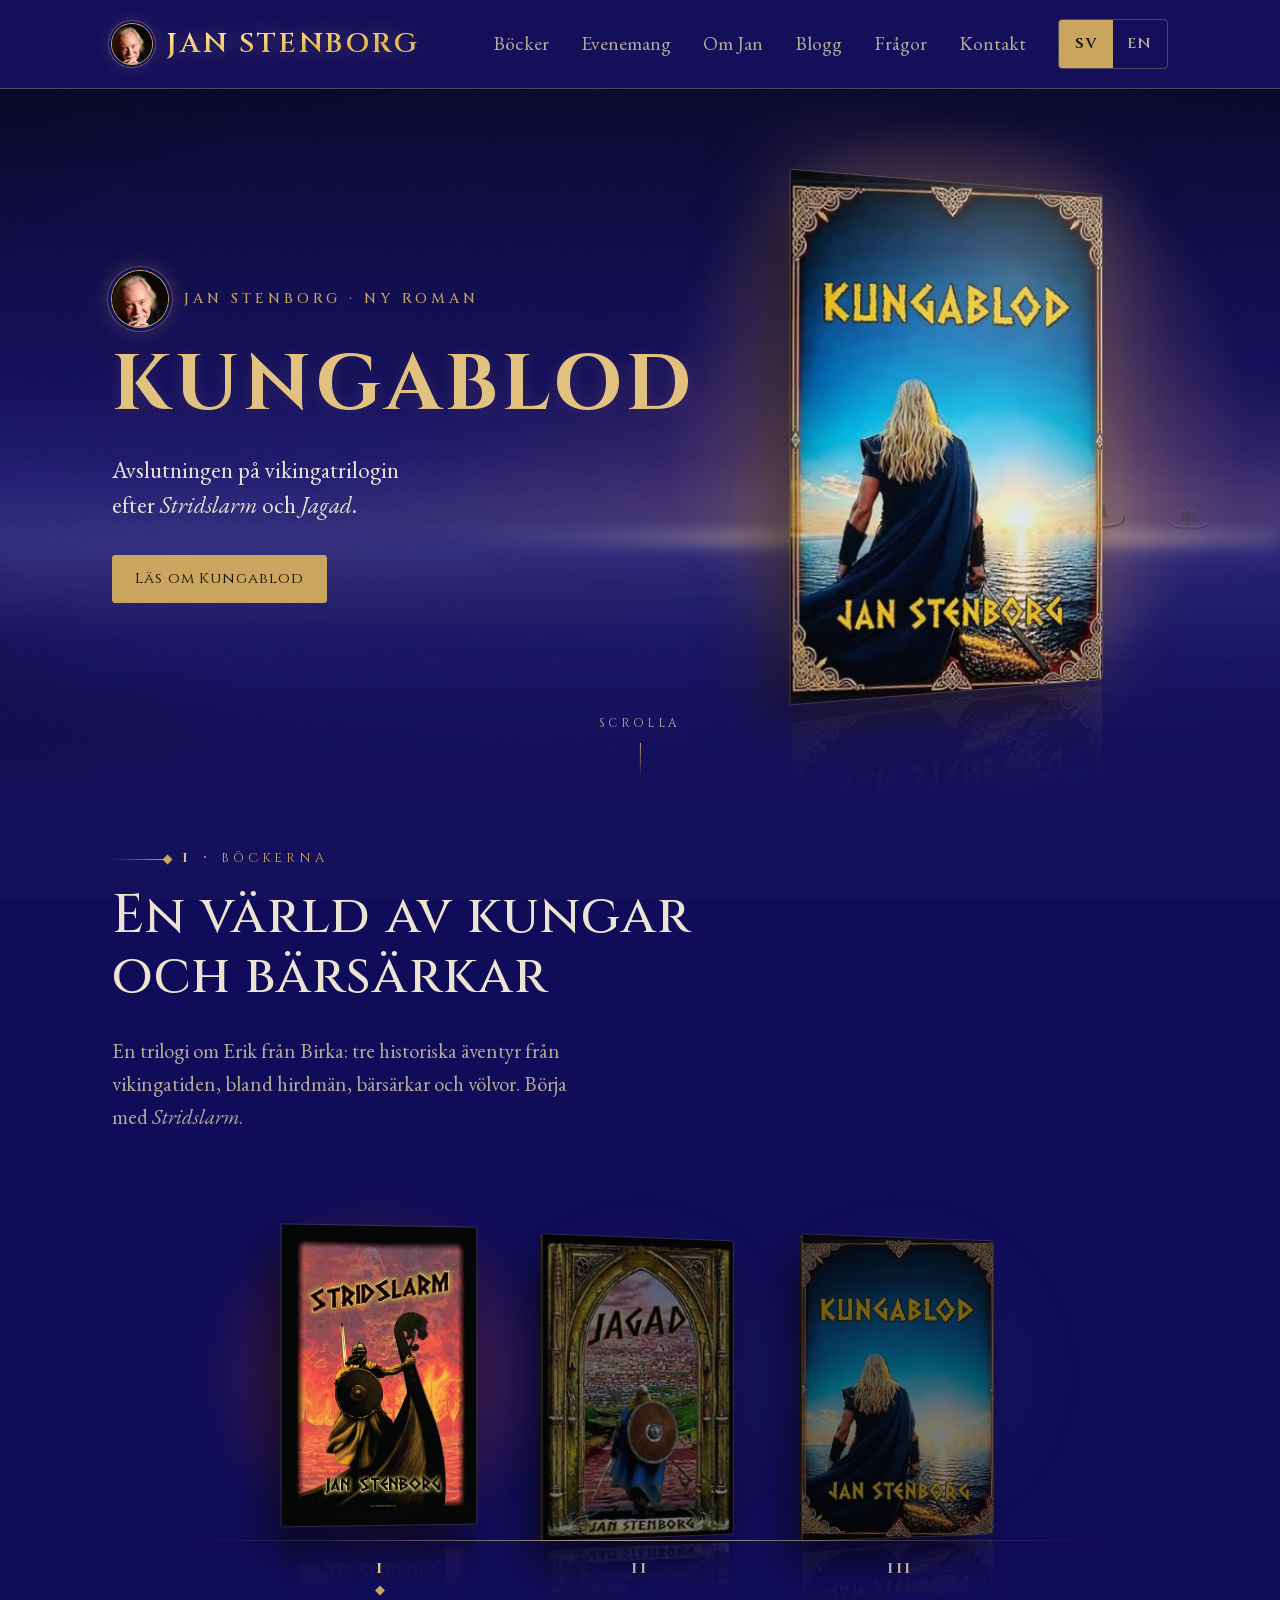
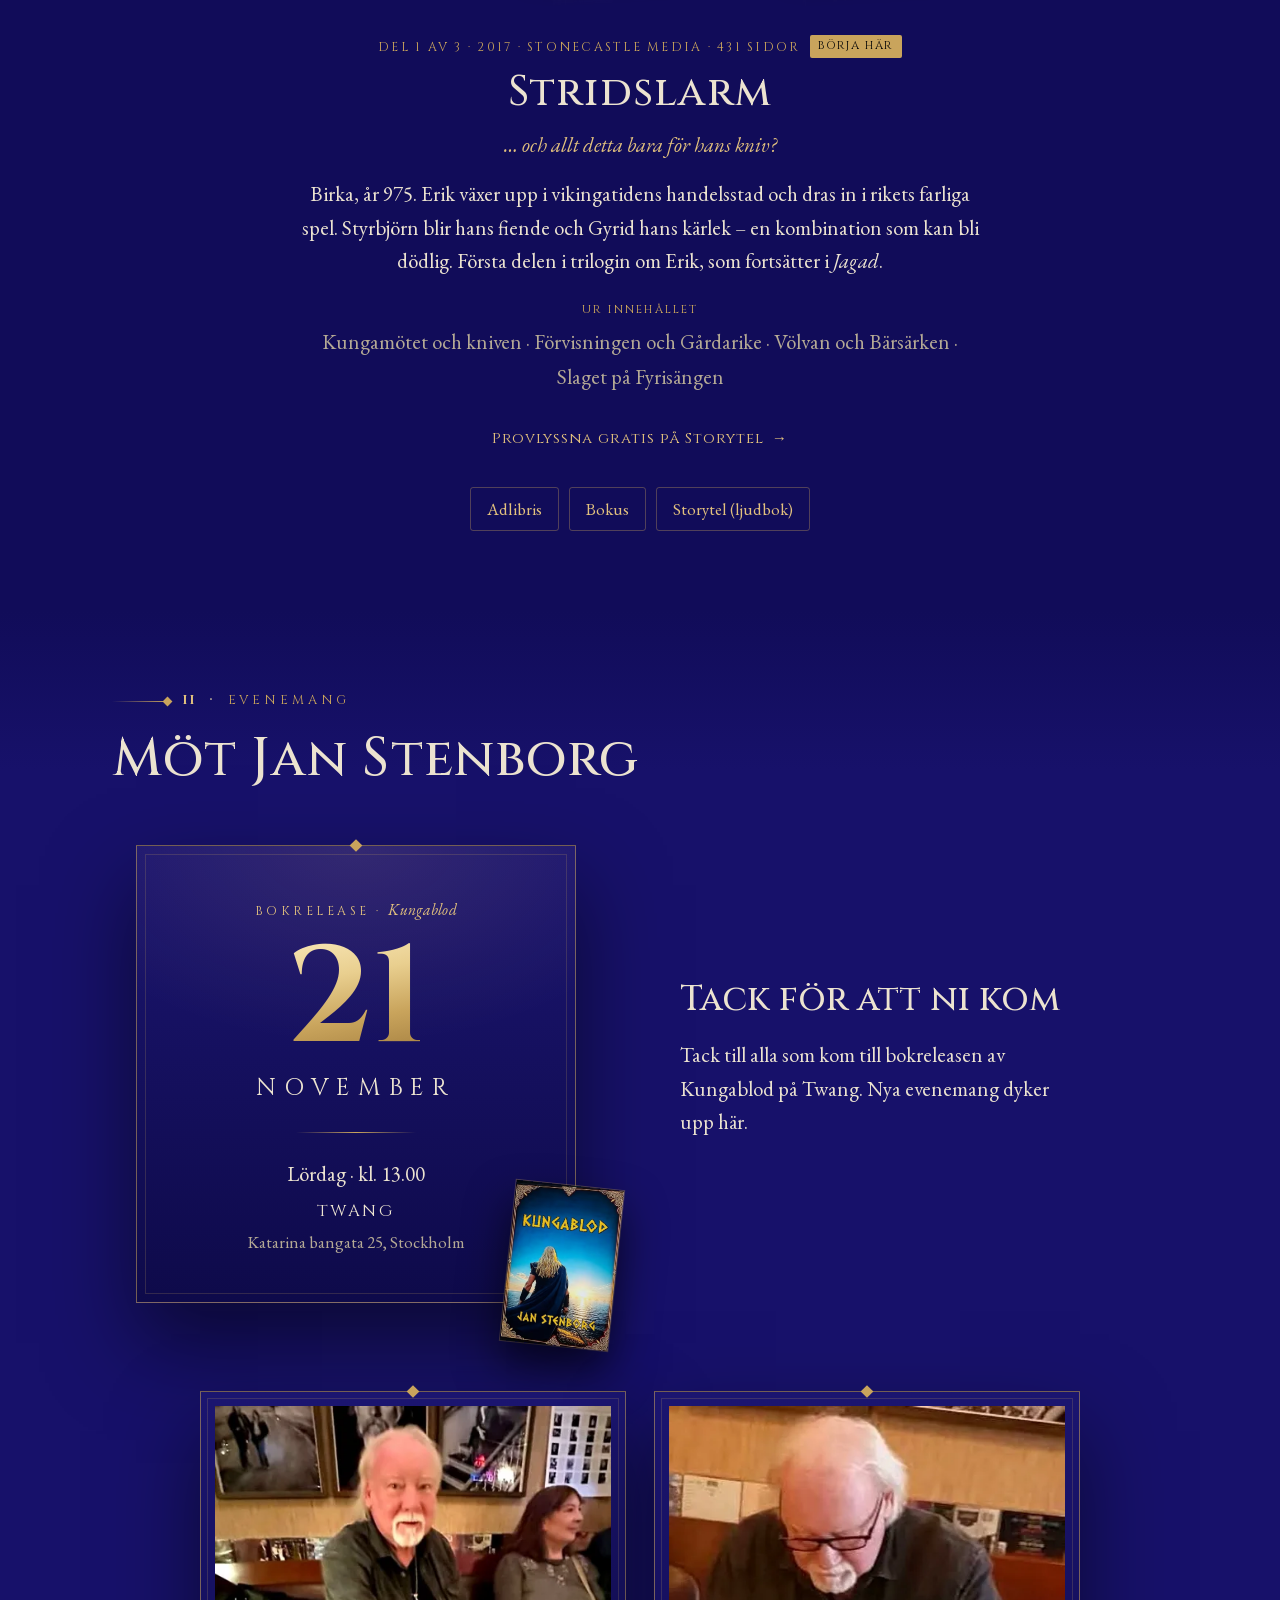
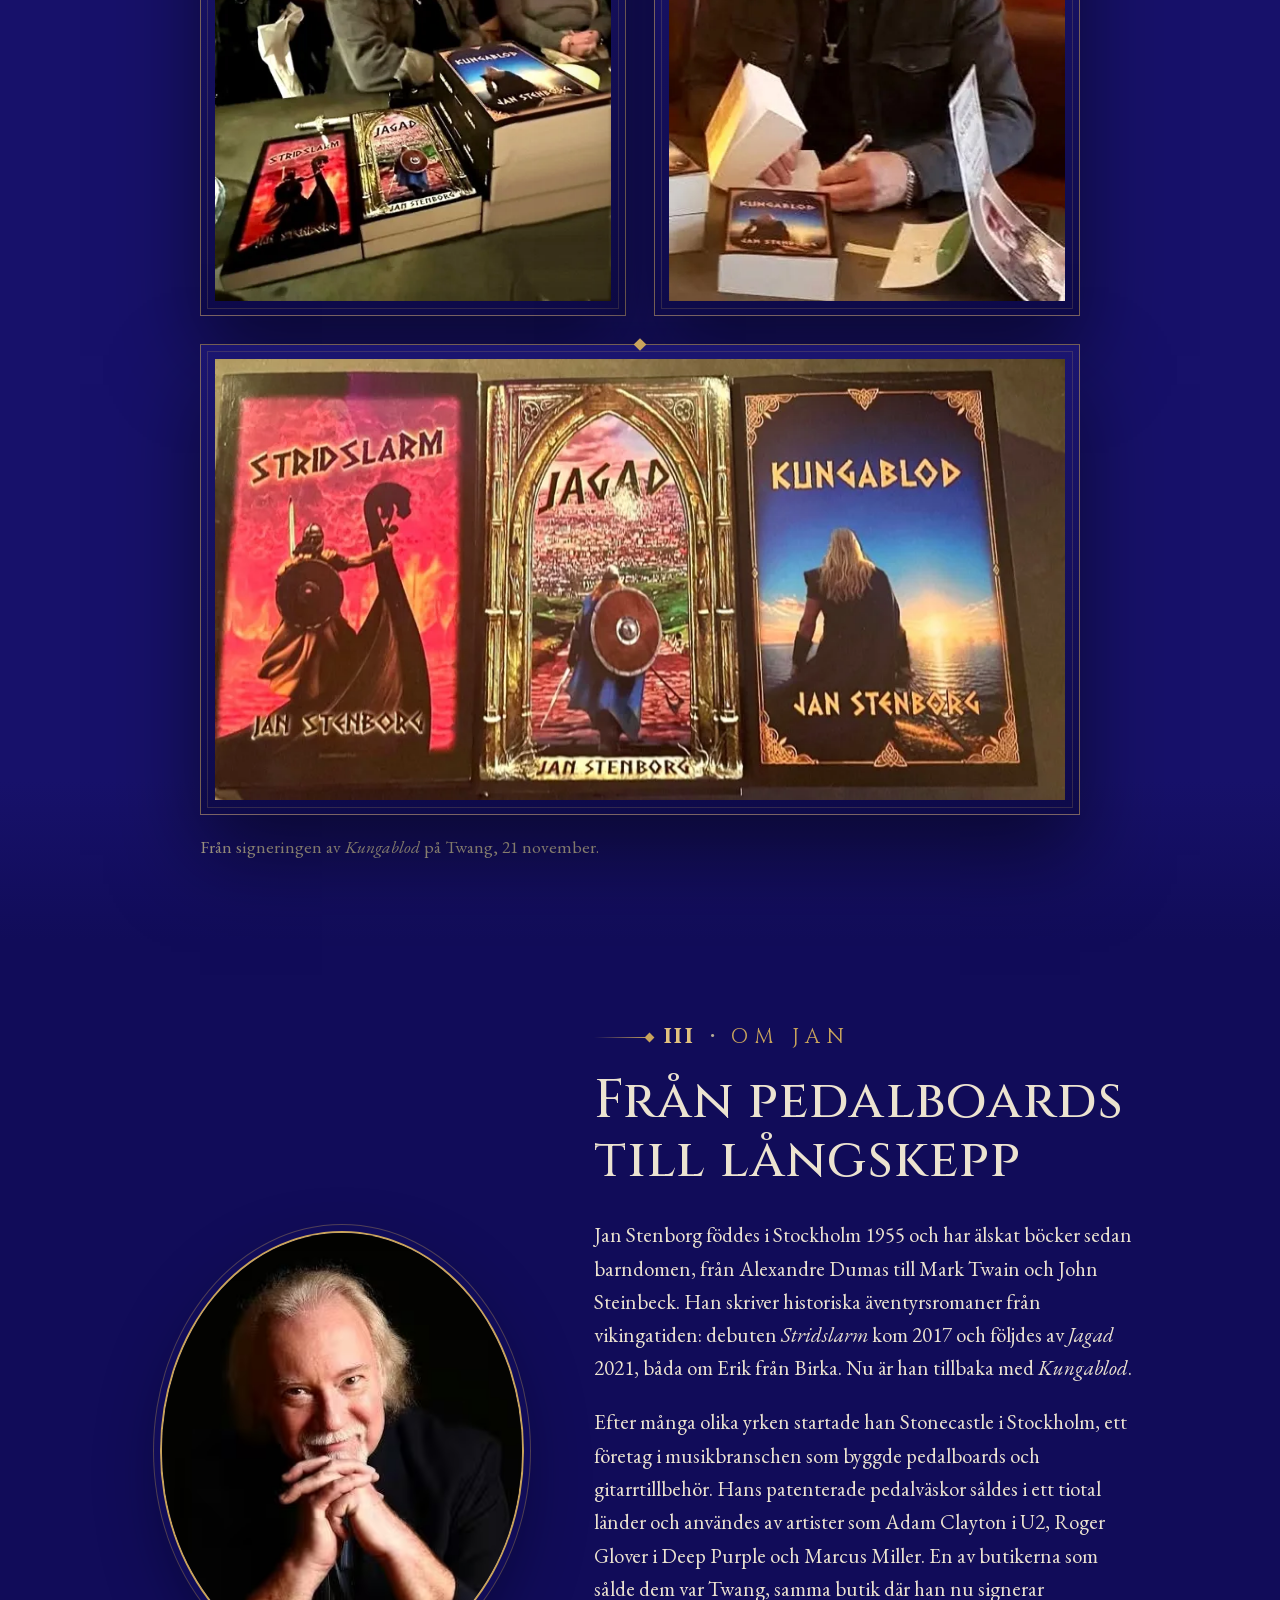
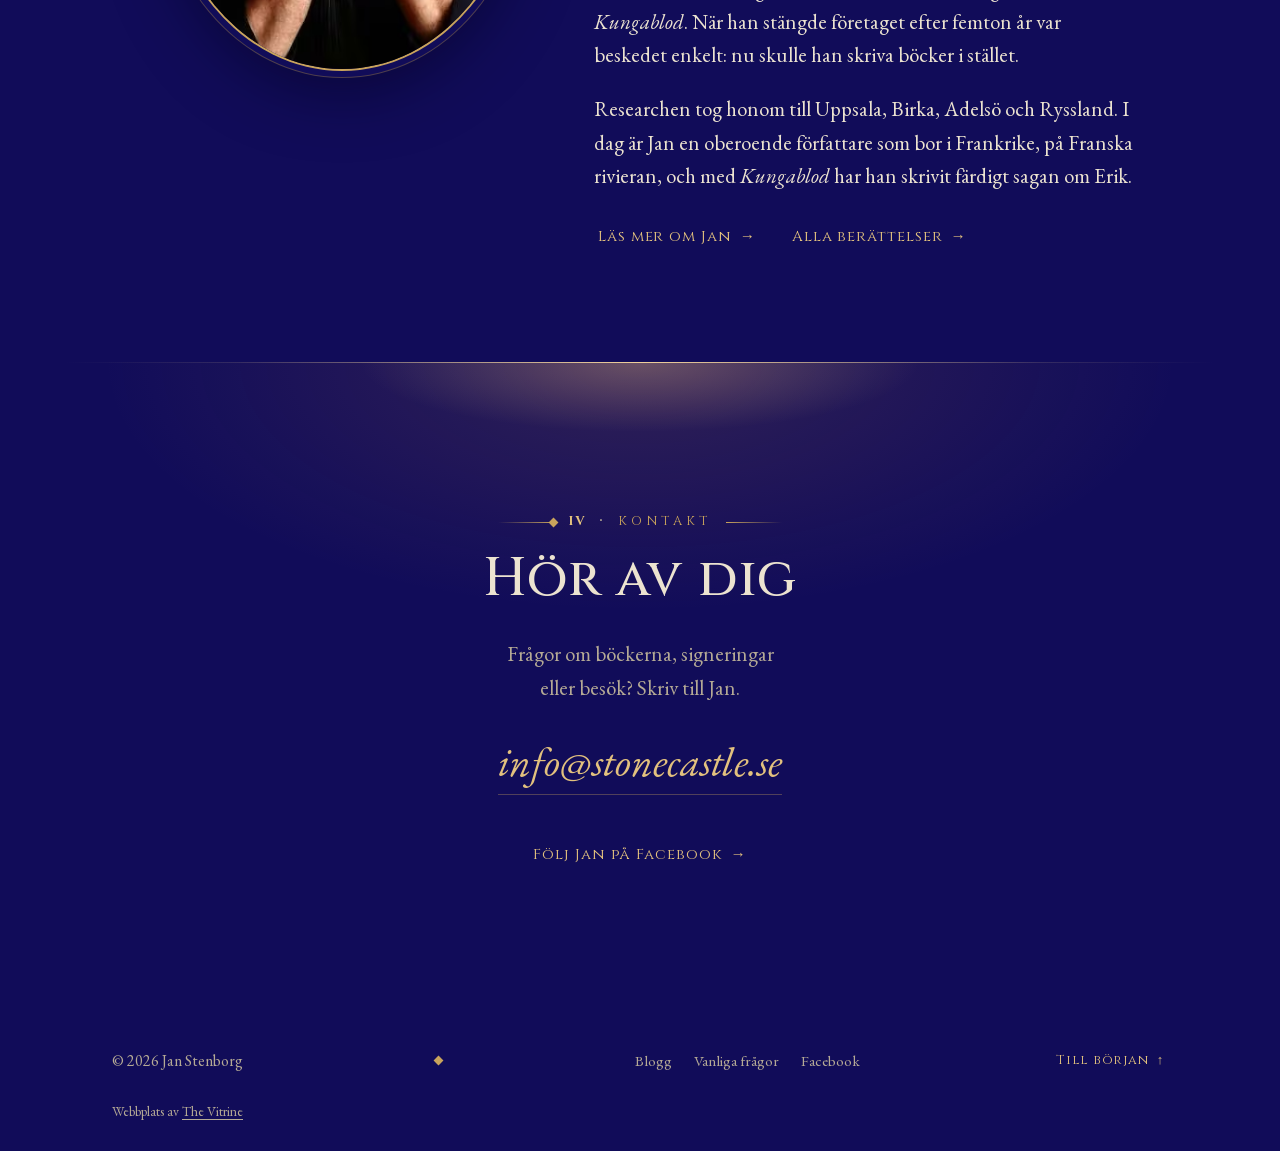
<file: index.html>
<!doctype html>
<html lang="sv" data-lang="sv" data-title-sv="Jan Stenborg – vikingatrilogin om Erik: Stridslarm, Jagad, Kungablod" data-title-en="Jan Stenborg – the Viking trilogy of Erik: Stridslarm, Jagad, Kungablod">
<head>
  <meta charset="utf-8">
  <meta name="viewport" content="width=device-width, initial-scale=1, viewport-fit=cover">
  <title>Jan Stenborg – vikingatrilogin om Erik: Stridslarm, Jagad, Kungablod</title>
  <meta name="description" content="Jan Stenborgs vikingatrilogi om Erik från Birka: Stridslarm, Jagad och avslutande Kungablod. Bokrelease och signering 21 november på Twang i Stockholm.">
  <meta name="theme-color" content="#0f0d0b">
  <meta name="referrer" content="strict-origin-when-cross-origin">
  <link rel="icon" href="favicon.svg" type="image/svg+xml">
  <link rel="icon" href="favicon-32.png" sizes="32x32" type="image/png">
  <link rel="apple-touch-icon" href="apple-touch-icon.png">

  <!-- Sharing on Facebook, Messenger, LinkedIn, X etc. -->
  <meta property="og:type" content="website">
  <meta property="og:site_name" content="Jan Stenborg">
  <meta property="og:locale" content="sv_SE">
  <meta property="og:title" content="Kungablod – avslutningen på Jan Stenborgs vikingatrilogi">
  <meta property="og:description" content="Bokrelease med mingel, författarsnack och signering lördag 21 november kl. 13.00 på Twang, Katarina bangata 25, Stockholm.">
  <meta property="og:image" content="https://janstenborg.com/images/share.jpg">
  <meta property="og:image:width" content="1200">
  <meta property="og:image:height" content="630">
  <meta property="og:image:alt" content="Kungablod av Jan Stenborg: boken mot en soluppgång över havet.">
  <meta name="twitter:card" content="summary_large_image">
  <link rel="canonical" href="https://janstenborg.com/">
  <!-- Swedish is the site's main language: Google should show these Swedish pages -->
  <link rel="alternate" hreflang="sv" href="https://janstenborg.com/">
  <link rel="alternate" hreflang="x-default" href="https://janstenborg.com/">
  <meta property="og:url" content="https://janstenborg.com/">

  <!-- Load the hero cover and the two main fonts first, so the top of the page appears fast -->
  <link rel="preload" as="image" type="image/avif"
        imagesrcset="images/kungablod-320.avif 320w, images/kungablod-480.avif 480w, images/kungablod-628.avif 628w"
        imagesizes="(max-width: 820px) and (max-height: 700px) 131px, (max-width: 820px) and (max-height: 800px) 149px, (max-width: 820px) 175px, 298px">
  <link rel="preload" href="fonts/cinzel.woff2" as="font" type="font/woff2" crossorigin>
  <link rel="preload" href="fonts/eb-garamond.woff2" as="font" type="font/woff2" crossorigin>
  <link rel="stylesheet" href="styles.css">

  <script src="boot.js?v=2"></script>

  <!-- Information for Google: Jan, his books and the book release. Update together with the page text. -->
  <script type="application/ld+json">
  {
    "@context": "https://schema.org",
    "@graph": [
      {
        "@type": "Person",
        "@id": "#jan-stenborg",
        "name": "Jan Stenborg",
        "jobTitle": "Författare",
        "url": "https://janstenborg.com/",
        "birthDate": "1955",
        "birthPlace": { "@type": "Place", "name": "Stockholm" },
        "image": "https://janstenborg.com/images/jan-stenborg.jpg",
        "sameAs": ["https://www.bokus.com/forfattare/jan-stenborg", "https://www.facebook.com/Stridslarm.Bok"]
      },
      {
        "@type": "Book",
        "name": "Stridslarm",
        "author": { "@id": "#jan-stenborg" },
        "inLanguage": "sv",
        "genre": "Historisk roman",
        "datePublished": "2017",
        "publisher": { "@type": "Organization", "name": "Stonecastle Media" },
        "isbn": "9789163748806",
        "numberOfPages": 431,
        "bookFormat": "https://schema.org/Paperback",
        "image": "https://janstenborg.com/images/stridslarm.jpg",
        "isPartOf": { "@id": "#trilogin" },
        "position": 1
      },
      {
        "@type": "Book",
        "name": "Jagad",
        "author": { "@id": "#jan-stenborg" },
        "inLanguage": "sv",
        "genre": "Historisk roman",
        "datePublished": "2021",
        "image": "https://janstenborg.com/images/jagad.jpg",
        "isPartOf": { "@id": "#trilogin" },
        "position": 2,
        "workExample": {
          "@type": "Book",
          "bookFormat": "https://schema.org/AudiobookFormat",
          "isbn": "9789189736337",
          "publisher": { "@type": "Organization", "name": "Bookea" },
          "readBy": { "@type": "Person", "name": "Sebastian Karlsson" }
        }
      },
      {
        "@type": "Book",
        "name": "Kungablod",
        "author": { "@id": "#jan-stenborg" },
        "inLanguage": "sv",
        "genre": "Historisk roman",
        "image": "https://janstenborg.com/images/kungablod.jpg",
        "isPartOf": { "@id": "#trilogin" },
        "position": 3
      },
      {
        "@type": "BookSeries",
        "@id": "#trilogin",
        "name": "Trilogin om Erik från Birka",
        "author": { "@id": "#jan-stenborg" },
        "inLanguage": "sv",
        "genre": "Historisk roman",
        "numberOfItems": 3
      },
      {
        "@type": "Event",
        "name": "Bokrelease: Kungablod med Jan Stenborg",
        "description": "Releasefest för Kungablod, den avslutande delen i Jan Stenborgs vikingatrilogi om Erik från Birka: mingel, författarsnack och boksignering. Öppet för alla, ingen föranmälan.",
        "startDate": "2026-11-21T13:00:00+01:00",
        "endDate": "2026-11-21T15:00:00+01:00",
        "eventStatus": "https://schema.org/EventScheduled",
        "eventAttendanceMode": "https://schema.org/OfflineEventAttendanceMode",
        "image": "https://janstenborg.com/images/bokrelease-kungablod.jpg",
        "performer": { "@id": "#jan-stenborg" },
        "organizer": { "@id": "#jan-stenborg" },
        "location": {
          "@type": "Place",
          "name": "Twang",
          "address": {
            "@type": "PostalAddress",
            "streetAddress": "Katarina bangata 25",
            "addressLocality": "Stockholm",
            "addressCountry": "SE"
          }
        }
      }
    ]
  }
  </script>
</head>
<body>

<!--
  HOW TEXT WORKS ON THIS PAGE
  Every piece of text appears twice: once with lang="sv" (Swedish) and once with lang="en" (English).
  Only the chosen language is shown. When you change one, change the other too.
  Image descriptions work the same way: alt="..." is Swedish, data-alt-en="..." is English.

  HOW THE SIGNING DATES WORK
  The event's start and end are set once, on the <article class="event"> below.
  Anything marked data-show="upcoming", "today" or "past" appears only at that time,
  so the page updates itself before, on and after the day.
-->

<a class="skip" href="#main"><span lang="sv">Hoppa till innehållet</span><span lang="en" data-nosnippet>Skip to content</span></a>

<header class="site-header">
  <div class="wrap header-inner">
    <a class="brand" href="#top">
      <picture class="brand-avatar">
        <source type="image/avif" srcset="images/jan-avatar-112.avif 112w, images/jan-avatar-168.avif 168w" sizes="40px">
        <source type="image/webp" srcset="images/jan-avatar-112.webp 112w, images/jan-avatar-168.webp 168w" sizes="40px">
        <img src="images/jan-avatar.jpg" width="40" height="40" alt="">
      </picture>
      <span class="brand-name">Jan Stenborg</span>
    </a>
    <nav class="nav" aria-label="Meny" data-label-en="Menu">
      <a href="#bocker"><span lang="sv">Böcker</span><span lang="en" data-nosnippet>Books</span></a>
      <a href="#evenemang"><span lang="sv">Evenemang</span><span lang="en" data-nosnippet>Events</span></a>
      <a href="#om"><span lang="sv">Om Jan</span><span lang="en" data-nosnippet>About</span></a>
      <a href="/blogg/"><span lang="sv">Blogg</span><span lang="en" data-nosnippet>Blog</span></a>
      <a href="/fragor/"><span lang="sv">Frågor</span><span lang="en" data-nosnippet>FAQ</span></a>
      <a href="#kontakt"><span lang="sv">Kontakt</span><span lang="en" data-nosnippet>Contact</span></a>
    </nav>
    <div class="lang-switch" role="group" aria-label="Språk / Language">
      <button type="button" data-set-lang="sv" aria-pressed="true">SV</button>
      <button type="button" data-set-lang="en" aria-pressed="false">EN</button>
    </div>
    <!-- Phones and small tablets: the links move into the full-screen menu below -->
    <button type="button" class="menu-toggle" aria-expanded="false" aria-controls="site-menu" data-menu-toggle>
      <span class="menu-icon" aria-hidden="true"></span>
      <span class="visually-hidden"><span lang="sv">Meny</span><span lang="en" data-nosnippet>Menu</span></span>
    </button>
  </div>
</header>

<!-- Full-screen menu for phones: the page's four chapters. Keep in step with the links above. -->
<div class="menu-panel" id="site-menu" data-menu>
  <div class="menu-glow" aria-hidden="true"></div>
  <nav class="wrap menu-inner" aria-label="Meny" data-label-en="Menu">
    <ol class="menu-list">
      <li style="--i:0"><a href="#bocker"><span class="menu-num">I</span><span lang="sv">Böckerna</span><span lang="en" data-nosnippet>The books</span></a></li>
      <li style="--i:1"><a href="#evenemang"><span class="menu-num">II</span><span lang="sv">Evenemang</span><span lang="en" data-nosnippet>Events</span></a></li>
      <li style="--i:2"><a href="#om"><span class="menu-num">III</span><span lang="sv">Om Jan</span><span lang="en" data-nosnippet>About Jan</span></a></li>
      <li style="--i:3"><a href="#kontakt"><span class="menu-num">IV</span><span lang="sv">Kontakt</span><span lang="en" data-nosnippet>Contact</span></a></li>
    </ol>
    <ul class="menu-list menu-more">
      <li style="--i:4"><a href="/blogg/"><span class="menu-num" aria-hidden="true">·</span><span lang="sv">Blogg</span><span lang="en" data-nosnippet>Blog</span></a></li>
      <li style="--i:5"><a href="/fragor/"><span class="menu-num" aria-hidden="true">·</span><span lang="sv">Vanliga frågor</span><span lang="en" data-nosnippet>FAQ</span></a></li>
    </ul>
    <div class="menu-foot" style="--i:6">
      <a class="btn btn-gold" href="#evenemang" data-show="upcoming today" data-track="Menu: signing"><span lang="sv">Kom på bokreleasen</span><span lang="en" data-nosnippet>Come to the launch</span></a>
      <a class="btn btn-gold" href="#bocker" data-show="past" data-track="Menu: books"><span lang="sv">Läs om Kungablod</span><span lang="en" data-nosnippet>About Kungablod</span></a>
      <div class="lang-switch" role="group" aria-label="Språk / Language">
        <button type="button" data-set-lang="sv" aria-pressed="true">SV</button>
        <button type="button" data-set-lang="en" aria-pressed="false">EN</button>
      </div>
    </div>
  </nav>
</div>

<main id="main">

  <!-- ===== HERO: "Dawn over the fleet". The scene is drawn in code; see docs/HERO.md ===== -->
  <section class="hero" id="top">
    <div class="hero-scene" aria-hidden="true">
      <div class="hero-sky" data-depth="sky"></div>
      <div class="hero-sun" data-depth="sky"></div>
      <svg class="hero-fleet" data-depth="fleet" viewBox="0 0 1200 80" preserveAspectRatio="xMidYMax slice">
        <defs>
          <symbol id="longship" viewBox="0 0 60 30">
            <path d="M28 2h2v19h-2z"/>
            <path d="M19 4q10 3 19 0l3 14q-12-3-23 0z" opacity=".7"/>
            <path d="M29 3L9 23M29 3l20 20" fill="none" stroke="currentColor" stroke-width=".5"/>
            <path d="M1 18c2 0 3 2 4 4 6 3 14 4 25 4s19-1 25-4c1-2 2-5 4-8 0 4-1 7-3 10-6 4-15 5-26 5S10 28 4 24c-2-2-3-4-3-6z"/>
          </symbol>
        </defs>
        <g class="hero-fleet-drift">
          <!-- kept to the right half, clear of the text column -->
          <use href="#longship" x="1000" y="51" width="56" height="28"/>
          <use href="#longship" x="1095" y="59" width="40" height="20"/>
          <!-- phones only: the book hides the ships above there, so one on each side of it -->
          <use class="fleet-phone" href="#longship" x="420" y="58" width="40" height="20"/>
          <use class="fleet-phone" href="#longship" x="746" y="60" width="36" height="18"/>
        </g>
      </svg>
      <div class="hero-sea">
        <div class="hero-sunpath"></div>
      </div>
      <div class="hero-mist hero-mist-far"></div>
      <div class="hero-mist hero-mist-near"></div>
      <div class="hero-grain"></div>
    </div>

    <div class="wrap hero-inner">
      <div class="hero-text" data-depth="text">
        <!-- Jan's face beside his name, so visitors who know him recognise it at once -->
        <p class="eyebrow hero-byline hero-in" style="--i:0">
          <picture class="hero-avatar">
            <source type="image/avif" srcset="images/jan-avatar-112.avif 112w, images/jan-avatar-168.avif 168w" sizes="56px">
            <source type="image/webp" srcset="images/jan-avatar-112.webp 112w, images/jan-avatar-168.webp 168w" sizes="56px">
            <img src="images/jan-avatar.jpg" width="56" height="56" alt="">
          </picture>
          <span>Jan Stenborg · <span lang="sv">Ny roman</span><span lang="en" data-nosnippet>New novel</span></span>
        </p>
        <h1 class="hero-title hero-in" aria-label="Kungablod" style="--i:1"><span class="hero-letter" aria-hidden="true" style="--letter:0">K</span><span class="hero-letter" aria-hidden="true" style="--letter:1">u</span><span class="hero-letter" aria-hidden="true" style="--letter:2">n</span><span class="hero-letter" aria-hidden="true" style="--letter:3">g</span><span class="hero-letter" aria-hidden="true" style="--letter:4">a</span><span class="hero-letter" aria-hidden="true" style="--letter:5">b</span><span class="hero-letter" aria-hidden="true" style="--letter:6">l</span><span class="hero-letter" aria-hidden="true" style="--letter:7">o</span><span class="hero-letter" aria-hidden="true" style="--letter:8">d</span></h1>
        <p class="lead hero-in" style="--i:2">
          <span lang="sv">Avslutningen på vikingatrilogin efter <em>Stridslarm</em> och <em>Jagad</em>.</span>
          <span lang="en" data-nosnippet>The final book of the Viking trilogy, after <em>Stridslarm</em> and <em>Jagad</em>.</span>
        </p>
        <div class="actions hero-in" id="hero-actions" style="--i:3">
          <a class="btn btn-gold" href="#evenemang" data-show="upcoming today" data-track="Hero: signing"><span lang="sv">Kom på bokreleasen</span><span lang="en" data-nosnippet>Come to the launch</span></a>
          <a class="btn btn-gold" href="#bocker" data-show="past" data-track="Hero: books"><span lang="sv">Läs om Kungablod</span><span lang="en" data-nosnippet>About Kungablod</span></a>
          <a class="text-link" href="#bocker" data-show="upcoming today"><span lang="sv">Utforska böckerna</span><span lang="en" data-nosnippet>Explore the books</span> <span class="text-link-arrow" aria-hidden="true">→</span></a>
        </div>
        <p class="hero-inscription hero-in" style="--i:4" data-show="upcoming today">
          <span data-show="upcoming"><span lang="sv">Bokrelease · lör 21 nov · 13.00</span><span lang="en" data-nosnippet>Book launch · Sat 21 Nov · 1 pm</span></span>
          <span data-show="today"><span lang="sv">Bokrelease idag · 13.00</span><span lang="en" data-nosnippet>Book launch today · 1 pm</span></span>
          <span class="hero-inscription-place">Twang, Katarina bangata 25, Stockholm</span>
        </p>
      </div>

      <div class="hero-book" data-depth="book">
        <div class="hero-halo" aria-hidden="true"></div>
        <div class="book3d" data-tilt>
          <div class="book3d-body">
            <picture>
              <source type="image/avif" srcset="images/kungablod-320.avif 320w, images/kungablod-480.avif 480w, images/kungablod-628.avif 628w" sizes="(max-width: 820px) and (max-height: 700px) 131px, (max-width: 820px) and (max-height: 800px) 149px, (max-width: 820px) 175px, 298px">
              <source type="image/webp" srcset="images/kungablod-320.webp 320w, images/kungablod-480.webp 480w, images/kungablod-628.webp 628w" sizes="(max-width: 820px) and (max-height: 700px) 131px, (max-width: 820px) and (max-height: 800px) 149px, (max-width: 820px) 175px, 298px">
              <img class="book3d-front" src="images/kungablod.jpg" width="628" height="938" fetchpriority="high"
                   alt="Omslaget till Kungablod av Jan Stenborg: en långhårig krigare i blå mantel ser ut över havet i soluppgången."
                   data-alt-en="The cover of Kungablod by Jan Stenborg: a long-haired warrior in a blue cloak looks out over the sea at sunrise.">
            </picture>
            <span class="book3d-spine" aria-hidden="true"></span>
            <span class="book3d-glare" aria-hidden="true"></span>
            <span class="book3d-sheen" aria-hidden="true"></span>
          </div>
        </div>
      </div>
    </div>

    <a class="scroll-cue" href="#bocker" aria-hidden="true" tabindex="-1"><span lang="sv">Scrolla</span><span lang="en" data-nosnippet>Scroll</span></a>
  </section>

  <!-- ===== BOOKS: the trilogy shelf ===== -->
  <section class="section saga" id="bocker">
    <div class="wrap">
      <header class="chapter" data-reveal="title">
        <p class="chapter-mark"><span class="chapter-rule" aria-hidden="true"></span><span class="chapter-num">I</span><span lang="sv">Böckerna</span><span lang="en" data-nosnippet>The books</span></p>
        <h2 class="chapter-title"><span lang="sv">En värld av kungar och bärsärkar</span><span lang="en" data-nosnippet>A world of kings and berserkers</span></h2>
      </header>
      <p class="section-intro" data-reveal>
        <span lang="sv">En trilogi om Erik från Birka: tre historiska äventyr från vikingatiden, bland hirdmän, bärsärkar och völvor. Börja med <em>Stridslarm</em>.</span>
        <span lang="en" data-nosnippet>A trilogy about Erik of Birka: three historical adventures from the Viking age, among housecarls, berserkers and seeresses. Start with <em>Stridslarm</em>.</span>
      </p>

      <!-- The trilogy shelf: three books side by side, oldest first. Choosing one lifts it and shows its
           details below. To add a book, add a button in shelf-books and a panel in shelf-panels. -->
      <div class="shelf" data-shelf data-reveal>
        <div class="shelf-books" role="tablist" aria-label="Böckerna" data-label-en="The books">
          <button type="button" role="tab" class="shelf-book" id="tab-stridslarm" aria-controls="panel-stridslarm" aria-selected="true" tabindex="0" data-book="stridslarm">
            <span class="shelf-glow" aria-hidden="true"></span>
            <span class="shelf-3d" aria-hidden="true"><span class="shelf-body">
              <picture>
                <source type="image/avif" srcset="images/stridslarm-360.avif 360w, images/stridslarm-533.avif 533w, images/stridslarm-720.avif 720w" sizes="(max-width: 640px) 110px, 200px">
                <source type="image/webp" srcset="images/stridslarm-200.webp 200w, images/stridslarm-360.webp 360w, images/stridslarm-533.webp 533w, images/stridslarm-720.webp 720w" sizes="(max-width: 640px) 110px, 200px">
                <img class="shelf-front" src="images/stridslarm.jpg" width="919" height="1400" loading="lazy" alt="">
              </picture>
              <span class="shelf-spine"></span>
            </span></span>
            <span class="shelf-num" aria-hidden="true">I</span>
            <span class="visually-hidden"><span lang="sv">Stridslarm, bok 1 av 3</span><span lang="en" data-nosnippet>Stridslarm, book 1 of 3</span></span>
          </button>
          <button type="button" role="tab" class="shelf-book" id="tab-jagad" aria-controls="panel-jagad" aria-selected="false" tabindex="-1" data-book="jagad">
            <span class="shelf-glow" aria-hidden="true"></span>
            <span class="shelf-3d" aria-hidden="true"><span class="shelf-body">
              <picture>
                <source type="image/avif" srcset="images/jagad-240.avif 240w, images/jagad-362.avif 362w" sizes="(max-width: 640px) 110px, 200px">
                <source type="image/webp" srcset="images/jagad-200.webp 200w, images/jagad-240.webp 240w, images/jagad-362.webp 362w" sizes="(max-width: 640px) 110px, 200px">
                <img class="shelf-front" src="images/jagad.jpg" width="362" height="552" loading="lazy" alt="">
              </picture>
              <span class="shelf-spine"></span>
            </span></span>
            <span class="shelf-num" aria-hidden="true">II</span>
            <span class="visually-hidden"><span lang="sv">Jagad, bok 2 av 3</span><span lang="en" data-nosnippet>Jagad, book 2 of 3</span></span>
          </button>
          <button type="button" role="tab" class="shelf-book" id="tab-kungablod" aria-controls="panel-kungablod" aria-selected="false" tabindex="-1" data-book="kungablod">
            <span class="shelf-glow" aria-hidden="true"></span>
            <span class="shelf-3d" aria-hidden="true"><span class="shelf-body">
              <picture>
                <source type="image/avif" srcset="images/kungablod-320.avif 320w, images/kungablod-480.avif 480w" sizes="(max-width: 640px) 110px, 200px">
                <source type="image/webp" srcset="images/kungablod-200.webp 200w, images/kungablod-320.webp 320w, images/kungablod-480.webp 480w" sizes="(max-width: 640px) 110px, 200px">
                <img class="shelf-front" src="images/kungablod.jpg" width="628" height="938" loading="lazy" alt="">
              </picture>
              <span class="shelf-spine"></span>
            </span></span>
            <span class="shelf-num" aria-hidden="true">III</span>
            <span class="visually-hidden"><span lang="sv">Kungablod, bok 3 av 3</span><span lang="en" data-nosnippet>Kungablod, book 3 of 3</span></span>
          </button>
        </div>
        <div class="shelf-panels">
          <div class="shelf-panel book is-active" role="tabpanel" id="panel-stridslarm" aria-labelledby="tab-stridslarm" data-book="stridslarm">
            <div class="book-body">
              <p class="book-meta" data-reveal><span lang="sv">Del 1 av 3</span><span lang="en" data-nosnippet>Book 1 of 3</span> · 2017 · Stonecastle Media · 431 <span lang="sv">sidor</span><span lang="en" data-nosnippet>pages</span><span class="badge"><span lang="sv">Börja här</span><span lang="en" data-nosnippet>Start here</span></span></p>
              <h3 data-reveal>Stridslarm</h3>
              <!-- The hook from the book's own back cover -->
              <p class="book-hook" data-reveal><span lang="sv">… och allt detta bara för hans kniv?</span><span lang="en" data-nosnippet>… and all this just for his knife?</span></p>
              <p data-reveal>
                <span lang="sv">Birka, år 975. Erik växer upp i vikingatidens handelsstad och dras in i rikets farliga spel. Styrbjörn blir hans fiende och Gyrid hans kärlek – en kombination som kan bli dödlig. Första delen i trilogin om Erik, som fortsätter i <em>Jagad</em>.</span>
                <span lang="en" data-nosnippet>Birka, in the year 975. Erik grows up in the Viking-age trading town and is drawn into the kingdom's dangerous games. Styrbjörn becomes his enemy and Gyrid his love – a combination that could prove deadly. The first part of the trilogy about Erik, which continues in <em>Jagad</em>.</span>
              </p>
              <!-- A few of the book's own chapter titles -->
              <p class="book-chapters" data-reveal>
                <span class="book-chapters-label"><span lang="sv">Ur innehållet</span><span lang="en" data-nosnippet>From the contents</span></span>
                <span lang="sv">Kungamötet och kniven · Förvisningen och Gårdarike · Völvan och Bärsärken · Slaget på Fyrisängen</span>
                <span lang="en" data-nosnippet>The kings' meeting and the knife · Exile and Gårdarike · The seeress and the berserker · The Battle of Fyrisängen</span>
              </p>
              <!-- EXCERPT-LINK --><!-- /EXCERPT-LINK -->
              <p class="book-excerpt" data-reveal><a class="text-link" href="https://www.storytel.com/se/books/stridslarm-1132654" target="_blank" rel="noopener" data-track="Storytel sample"><span lang="sv">Provlyssna gratis på Storytel</span><span lang="en" data-nosnippet>Listen to a free sample on Storytel</span> <span class="text-link-arrow" aria-hidden="true">→</span></a></p>
              <ul class="buy" data-reveal>
                <li><a href="https://www.adlibris.com/sv/bok/stridslarm-9789163748806" target="_blank" rel="noopener">Adlibris</a></li>
                <li><a href="https://www.bokus.com/bok/9789163748806/stridslarm/" target="_blank" rel="noopener">Bokus</a></li>
                <li><a href="https://www.storytel.com/se/books/stridslarm-1132654" target="_blank" rel="noopener"><span lang="sv">Storytel (ljudbok)</span><span lang="en" data-nosnippet>Storytel (audiobook)</span></a></li>
              </ul>
            </div>
          </div>
          <div class="shelf-panel book" role="tabpanel" id="panel-jagad" aria-labelledby="tab-jagad" data-book="jagad">
            <div class="book-body">
              <p class="book-meta" data-reveal><span lang="sv">Del 2 av 3</span><span lang="en" data-nosnippet>Book 2 of 3</span> · 2021 · <span lang="sv">Ljudbok uppläst av Sebastian Karlsson</span><span lang="en" data-nosnippet>Audiobook read by Sebastian Karlsson</span></p>
              <h3 data-reveal>Jagad</h3>
              <p data-reveal>
                <span lang="sv">En gammal lögn hinner ikapp Erik. Dömd på tinget och jagad av Kåre, som kräver blodig hämnd, måste han ta sig fram bland kungar, drottningar, rövare och jägare för att rentvå sitt namn. Och hemma i Birka väntar Gyrid – eller har hon glömt honom? Andra delen i trilogin om Erik, som avslutas i <em>Kungablod</em>.</span>
                <span lang="en" data-nosnippet>An old lie catches up with Erik. Condemned at the Thing and hunted by Kåre, who wants blood for blood, he must survive kings, queens, robbers and hunters to clear his name. And back in Birka there is Gyrid – unless she has forgotten him. The second part of the trilogy about Erik, which concludes in <em>Kungablod</em>.</span>
              </p>
              <ul class="buy" data-reveal>
                <li><a href="https://www.bokus.com/forfattare/jan-stenborg" target="_blank" rel="noopener">Bokus</a></li>
                <li><a href="https://www.storytel.com/se/books/jagad-2059091" target="_blank" rel="noopener"><span lang="sv">Storytel (ljudbok)</span><span lang="en" data-nosnippet>Storytel (audiobook)</span></a></li>
                <li><a href="https://bokon.se/ebok/jagad_jan-stenborg-2/" target="_blank" rel="noopener"><span lang="sv">Bokon (e-bok)</span><span lang="en" data-nosnippet>Bokon (e-book)</span></a></li>
              </ul>
            </div>
          </div>
          <div class="shelf-panel book" role="tabpanel" id="panel-kungablod" aria-labelledby="tab-kungablod" data-book="kungablod">
            <div class="book-body">
              <p class="book-meta" data-reveal><span lang="sv">Del 3 av 3 · Ny · 2026</span><span lang="en" data-nosnippet>Book 3 of 3 · New · 2026</span></p>
              <h3 data-reveal>Kungablod</h3>
              <p data-reveal>
                <span lang="sv">Den tredje och avslutande delen i trilogin om Erik. Mer om boken, och var du kan köpa den, kommer snart.</span>
                <span lang="en" data-nosnippet>The third and final part of the trilogy about Erik. More about the book, and where to buy it, coming soon.</span>
              </p>
              <p class="book-note" data-show="upcoming today" data-reveal>
                <span lang="sv">Träffa Jan och få ditt exemplar signerat den 21 november på Twang i Stockholm.</span>
                <span lang="en" data-nosnippet>Meet Jan and get your copy signed on 21 November at Twang in Stockholm.</span>
              </p>
            </div>
          </div>
        </div>
      </div>
    </div>
  </section>

  <!-- ===== EVENTS =====
       To change the signing time, edit data-event-start / data-event-end here,
       the calendar file in events/, and the Event block in the <head>. -->
  <section class="section section-dark" id="evenemang">
    <div class="wrap">
      <header class="chapter" data-reveal="title">
        <p class="chapter-mark"><span class="chapter-rule" aria-hidden="true"></span><span class="chapter-num">II</span><span lang="sv">Evenemang</span><span lang="en" data-nosnippet>Events</span></p>
        <h2 class="chapter-title"><span lang="sv">Möt Jan Stenborg</span><span lang="en" data-nosnippet>Meet Jan Stenborg</span></h2>
      </header>

      <article class="event"
               data-event-start="2026-11-21T13:00:00+01:00"
               data-event-end="2026-11-21T15:00:00+01:00">

        <!-- The invitation card. Change the date and place here if the event changes. -->
        <div class="invite" data-reveal>
          <div class="invite-card">
            <p class="invite-label"><span lang="sv">Bokrelease</span><span lang="en" data-nosnippet>Book launch</span> · <em>Kungablod</em></p>
            <p class="invite-day" aria-hidden="true">21</p>
            <p class="invite-month"><span class="visually-hidden">21 </span><span lang="sv">november</span><span lang="en" data-nosnippet>November</span></p>
            <span class="invite-rule" aria-hidden="true"></span>
            <p class="invite-time"><span lang="sv">Lördag · kl. 13.00</span><span lang="en" data-nosnippet>Saturday · 1 pm</span></p>
            <p class="invite-place">Twang<span>Katarina bangata 25, Stockholm</span></p>
          </div>
          <picture class="invite-cover" aria-hidden="true">
            <source type="image/avif" srcset="images/kungablod-320.avif 320w" sizes="(max-width: 820px) 76px, 108px">
            <source type="image/webp" srcset="images/kungablod-200.webp 200w, images/kungablod-320.webp 320w" sizes="(max-width: 820px) 76px, 108px">
            <img src="images/kungablod.jpg" width="628" height="938" loading="lazy" alt="">
          </picture>
        </div>

        <div class="event-body">
          <!-- Before the day -->
          <div data-show="upcoming" data-reveal>
            <p class="event-soon" data-countdown hidden>
              <span lang="sv"></span><span lang="en" data-nosnippet></span>
            </p>
            <h3><span lang="sv">Bokrelease av Kungablod</span><span lang="en" data-nosnippet>The Kungablod book launch</span></h3>
            <p>
              <span lang="sv">Fira releasen av Jans tredje bok i Twangs unika lokaler på Södermalm, med mingel, författarsnack och boksignering. Säkra ditt signerade exemplar på plats och skåla in den nya boken med Jan. Öppet för alla, ingen föranmälan behövs.</span>
              <span lang="en" data-nosnippet>Celebrate the release of Jan&#39;s third book at Twang on Södermalm, with mingling, an author talk and a book signing. Get your signed copy on the spot and raise a glass to the new book with Jan. Open to all, no registration needed.</span>
            </p>
          </div>

          <!-- On the day -->
          <div data-show="today" data-reveal>
            <p class="event-soon"><span lang="sv">Idag</span><span lang="en" data-nosnippet>Today</span></p>
            <h3><span lang="sv">Bokrelease av Kungablod</span><span lang="en" data-nosnippet>The Kungablod book launch</span></h3>
            <p>
              <span lang="sv">Bokreleasen pågår på Twang idag från kl. 13.00: mingel, författarsnack och signering. Välkommen förbi, ingen föranmälan behövs!</span>
              <span lang="en" data-nosnippet>The book launch is on at Twang today from 1 pm: mingling, an author talk and signing. Come along, no registration needed!</span>
            </p>
          </div>

          <!-- After the day. The photo of Jan sits below, where the poster was. -->
          <div data-show="past" data-reveal>
            <h3><span lang="sv">Tack för att ni kom</span><span lang="en" data-nosnippet>Thank you for coming</span></h3>
            <p>
              <span lang="sv">Tack till alla som kom till bokreleasen av Kungablod på Twang. Nya evenemang dyker upp här.</span>
              <span lang="en" data-nosnippet>Thank you to everyone who came to the Kungablod book launch at Twang. New events will appear here.</span>
            </p>
          </div>

          <div class="actions" data-show="upcoming today" data-reveal>
            <a class="btn btn-gold" href="events/kungablod-signering.ics" download data-show="upcoming">
              <span lang="sv">Lägg till i kalendern</span><span lang="en" data-nosnippet>Add to calendar</span>
            </a>
            <a class="btn btn-ghost" href="https://www.google.com/maps/search/?api=1&amp;query=Twang+Katarina+bangata+25+Stockholm" target="_blank" rel="noopener">
              <span lang="sv">Visa på karta</span><span lang="en" data-nosnippet>Show on map</span>
            </a>
            <button type="button" class="text-link" data-share data-track="Share">
              <span lang="sv">Dela</span><span lang="en" data-nosnippet>Share</span> <span class="text-link-arrow" aria-hidden="true">→</span>
            </button>
          </div>
          <p class="share-status" role="status" aria-live="polite"></p>
        </div>
      </article>

      <!-- The signing poster, framed. Tap to see it full size; it can be downloaded to share or print.
           It disappears by itself after the signing. -->
      <figure class="poster poster-portrait" data-show="upcoming today">
        <div class="poster-frame" data-reveal>
          <button type="button" class="poster-open" data-poster-open data-track="Poster: open">
            <picture data-reveal="wipe">
              <source type="image/webp" srcset="images/bokrelease-kungablod-560.webp 560w, images/bokrelease-kungablod-840.webp 840w, images/bokrelease-kungablod-1120.webp 1120w, images/bokrelease-kungablod-1489.webp 1489w" sizes="(max-width: 620px) calc(100vw - 60px), 560px">
              <!-- the button's label names it; the full description is on the full-size image -->
              <img src="images/bokrelease-kungablod-560.webp" width="1489" height="2000" loading="lazy" alt="">
            </picture>
            <span class="poster-zoom" aria-hidden="true"><span lang="sv">Visa i full storlek</span><span lang="en" data-nosnippet>View full size</span></span>
            <span class="visually-hidden"><span lang="sv">Visa affischen i full storlek</span><span lang="en" data-nosnippet>View the poster full size</span></span>
          </button>
        </div>
        <figcaption class="poster-caption" data-reveal>
          <span><span lang="sv">Affischen för bokreleasen. Dela den gärna, eller skriv ut den.</span><span lang="en" data-nosnippet>The book release poster. Feel free to share or print it.</span></span>
          <a class="text-link" href="images/bokrelease-kungablod.jpg" download="Bokrelease-Kungablod-Jan-Stenborg.jpg" data-track="Poster: download"><span lang="sv">Ladda ner</span><span lang="en" data-nosnippet>Download</span> <span class="text-link-arrow" aria-hidden="true">↓</span></a>
        </figcaption>
      </figure>

      <!-- After the signing the poster gives way to two photos from the day, framed the same way -->
      <figure class="poster thanks-photo signing-photos" data-show="past">
        <div class="signing-grid">
          <div class="poster-frame" data-reveal>
            <picture>
              <source type="image/webp" srcset="images/signering-bordet-480.webp 480w, images/signering-bordet-720.webp 720w" sizes="(max-width: 620px) calc(100vw - 60px), 420px">
              <img src="images/signering-bordet.jpg" width="720" height="900" loading="lazy"
                   alt="Jan Stenborg vid signeringsbordet på Twang med Stridslarm, Jagad och travar av Kungablod."
                   data-alt-en="Jan Stenborg at the signing table at Twang with Stridslarm, Jagad and stacks of Kungablod.">
            </picture>
          </div>
          <div class="poster-frame" data-reveal>
            <picture>
              <source type="image/webp" srcset="images/signering-narbild-540.webp 540w, images/signering-narbild-804.webp 804w" sizes="(max-width: 620px) calc(100vw - 60px), 420px">
              <img src="images/signering-narbild.jpg" width="804" height="1004" loading="lazy"
                   alt="Jan Stenborg signerar ett exemplar av Kungablod på Twang."
                   data-alt-en="Jan Stenborg signing a copy of Kungablod at Twang.">
            </picture>
          </div>
          <div class="poster-frame signing-wide" data-reveal>
            <picture>
              <source type="image/webp" srcset="images/trilogin-900.webp 900w, images/trilogin-1395.webp 1395w" sizes="(max-width: 940px) calc(100vw - 60px), 880px">
              <img src="images/trilogin.jpg" width="1395" height="725" loading="lazy"
                   alt="Hela trilogin i tryck: Stridslarm, Jagad och Kungablod sida vid sida."
                   data-alt-en="The whole trilogy in print: Stridslarm, Jagad and Kungablod side by side.">
            </picture>
          </div>
        </div>
        <figcaption class="poster-caption" data-reveal>
          <span><span lang="sv">Från signeringen av <em>Kungablod</em> på Twang, 21 november.</span><span lang="en" data-nosnippet>From the <em>Kungablod</em> signing at Twang, 21 November.</span></span>
        </figcaption>
      </figure>
    </div>
  </section>

  <!-- Full-size poster viewer (opened from the poster above) -->
  <dialog class="poster-dialog poster-portrait" data-poster-dialog aria-label="Affischen" data-label-en="The poster">
    <button type="button" class="poster-close" data-poster-close>
      <span aria-hidden="true">×</span>
      <span class="visually-hidden"><span lang="sv">Stäng</span><span lang="en" data-nosnippet>Close</span></span>
    </button>
    <picture>
      <source type="image/webp" srcset="images/bokrelease-kungablod-1120.webp 1120w, images/bokrelease-kungablod-1489.webp 1489w" sizes="min(96vw, 69vh)">
      <img src="images/bokrelease-kungablod.jpg" width="1489" height="2000" loading="lazy"
           alt="Affisch: bokrelease för Jan Stenborgs tredje bok Kungablod på Twang (Café &amp; gitarrer), Katarina Bangata 25, Stockholm, lördagen den 21 november från kl. 13.00. Mingel, författarsnack och boksignering. Öppet för alla, ingen föranmälan."
           data-alt-en="Poster: book release of Jan Stenborg&#39;s third book Kungablod at Twang (café &amp; guitars), Katarina Bangata 25, Stockholm, Saturday 21 November from 1 pm. Mingling, an author talk and book signing. Open to all, no registration needed.">
    </picture>
  </dialog>

  <!-- ===== ABOUT ===== -->
  <section class="section" id="om">
    <div class="wrap about">
      <picture class="portrait-wrap" data-reveal="light">
        <source type="image/avif" srcset="images/jan-stenborg-388.avif">
        <source type="image/webp" srcset="images/jan-stenborg-388.webp">
        <img class="portrait" src="images/jan-stenborg.jpg" width="388" height="515" loading="lazy"
             alt="Porträtt av Jan Stenborg" data-alt-en="Portrait of Jan Stenborg">
      </picture>
      <div class="about-body">
        <header class="chapter" data-reveal="title">
        <p class="chapter-mark"><span class="chapter-rule" aria-hidden="true"></span><span class="chapter-num">III</span><span lang="sv">Om Jan</span><span lang="en" data-nosnippet>About Jan</span></p>
        <h2 class="chapter-title"><span lang="sv">Från pedalboards till långskepp</span><span lang="en" data-nosnippet>From pedalboards to longships</span></h2>
      </header>
        <!-- Expand this with Jan's own story: where he grew up, why the Viking age, what's next. -->
        <p data-reveal>
          <span lang="sv">Jan Stenborg föddes i Stockholm 1955 och har älskat böcker sedan barndomen, från Alexandre Dumas till Mark Twain och John Steinbeck. Han skriver historiska äventyrsromaner från vikingatiden: debuten <em>Stridslarm</em> kom 2017 och följdes av <em>Jagad</em> 2021, båda om Erik från Birka. Nu är han tillbaka med <em>Kungablod</em>.</span>
          <span lang="en" data-nosnippet>Jan Stenborg was born in Stockholm in 1955 and has loved books since childhood, from Alexandre Dumas to Mark Twain and John Steinbeck. He writes historical adventure novels set in the Viking age: his debut, <em>Stridslarm</em>, came out in 2017 and was followed by <em>Jagad</em> in 2021, both about Erik of Birka. Now he is back with <em>Kungablod</em>.</span>
        </p>
        <p data-reveal>
          <span lang="sv">Efter många olika yrken startade han Stonecastle i Stockholm, ett företag i musikbranschen som byggde pedalboards och gitarrtillbehör. Hans patenterade pedalväskor såldes i ett tiotal länder och användes av artister som Adam Clayton i U2, Roger Glover i Deep Purple och Marcus Miller. En av butikerna som sålde dem var Twang, samma butik där han nu signerar <em>Kungablod</em>. När han stängde företaget efter femton år var beskedet enkelt: nu skulle han skriva böcker i stället.</span>
          <span lang="en" data-nosnippet>After working in many professions, he founded Stonecastle in Stockholm, a music-industry company building pedalboards and guitar accessories. His patented pedal cases were sold in around ten countries and used by artists such as Adam Clayton of U2, Roger Glover of Deep Purple and Marcus Miller. One of the shops that sold them was Twang, the same shop where he is now signing <em>Kungablod</em>. When he closed the company after fifteen years, his message was simple: from now on, he would write books instead.</span>
        </p>
        <p data-reveal>
          <span lang="sv">Researchen tog honom till Uppsala, Birka, Adelsö och Ryssland. I dag är Jan en oberoende författare som bor i Frankrike, på Franska rivieran, och med <em>Kungablod</em> har han skrivit färdigt sagan om Erik.</span>
          <span lang="en" data-nosnippet>His research took him to Uppsala, Birka, Adelsö and Russia. Today Jan is an independent author living in France, on the French Riviera, and with <em>Kungablod</em> he has completed the saga of Erik.</span>
        </p>
        <p class="about-more" data-reveal>
          <a class="text-link" href="/blogg/berattaren-jan-stenborg/"><span lang="sv">Läs mer om Jan</span><span lang="en" data-nosnippet>More about Jan</span> <span class="text-link-arrow" aria-hidden="true">→</span></a>
          <a class="text-link" href="/blogg/"><span lang="sv">Alla berättelser</span><span lang="en" data-nosnippet>All stories</span> <span class="text-link-arrow" aria-hidden="true">→</span></a>
        </p>
      </div>
    </div>
  </section>

  <!-- ===== CONTACT: the closing scene, echoing the dawn horizon of the opening ===== -->
  <section class="finale" id="kontakt">
    <div class="finale-horizon" aria-hidden="true"></div>
    <div class="wrap finale-inner">
      <header class="chapter chapter-center" data-reveal="title">
        <p class="chapter-mark"><span class="chapter-rule" aria-hidden="true"></span><span class="chapter-num">IV</span><span lang="sv">Kontakt</span><span lang="en" data-nosnippet>Contact</span></p>
        <h2 class="chapter-title"><span lang="sv">Hör av dig</span><span lang="en" data-nosnippet>Get in touch</span></h2>
      </header>
      <p data-reveal>
        <span lang="sv">Frågor om böckerna, signeringar eller besök? Skriv till Jan.</span>
        <span lang="en" data-nosnippet>Questions about the books, signings or visits? Write to Jan.</span>
      </p>
      <!-- Check this address is still in use before launch. -->
      <a class="finale-email" href="mailto:info@stonecastle.se" data-reveal>info@stonecastle.se</a>
      <p class="finale-follow" data-reveal><a class="text-link" href="https://www.facebook.com/Stridslarm.Bok" target="_blank" rel="noopener" data-track="Facebook"><span lang="sv">Följ Jan på Facebook</span><span lang="en" data-nosnippet>Follow Jan on Facebook</span> <span class="text-link-arrow" aria-hidden="true">→</span></a></p>
    </div>
  </section>

</main>

<footer class="site-footer">
  <div class="wrap footer-inner">
    <span class="footer-mark" aria-hidden="true"></span>
    <p>© <span id="year">2026</span> Jan Stenborg</p>
    <nav class="footer-links" aria-label="Mer" data-label-en="More">
      <a href="/blogg/"><span lang="sv">Blogg</span><span lang="en" data-nosnippet>Blog</span></a>
      <a href="/fragor/"><span lang="sv">Vanliga frågor</span><span lang="en" data-nosnippet>FAQ</span></a>
      <a href="https://www.facebook.com/Stridslarm.Bok" target="_blank" rel="noopener" data-track="Facebook">Facebook</a>
    </nav>
    <a class="text-link footer-top" href="#top"><span lang="sv">Till början</span><span lang="en" data-nosnippet>Back to top</span> <span class="text-link-arrow" aria-hidden="true">↑</span></a>
    <p class="footer-credit"><span lang="sv">Webbplats av <a href="https://thevitrine.fr/" target="_blank" rel="noopener">The Vitrine</a></span><span lang="en" data-nosnippet>Website by <a href="https://thevitrine.fr/en/" target="_blank" rel="noopener">The Vitrine</a></span></p>
  </div>
</footer>

<!-- Phone-only bar fixed to the bottom of the screen. It appears once the hero's button scrolls away. -->
<div class="action-bar" data-action-bar>
  <div class="action-bar-inner">
    <p class="action-bar-text" data-show="upcoming">
      <span lang="sv">Bokrelease · lör 21 nov · 13.00</span>
      <span lang="en" data-nosnippet>Book launch · Sat 21 Nov · 1 pm</span>
    </p>
    <p class="action-bar-text" data-show="today">
      <span lang="sv">Bokrelease idag · 13.00 · Twang</span>
      <span lang="en" data-nosnippet>Book launch today · 1 pm · Twang</span>
    </p>
    <p class="action-bar-text" data-show="past">
      <span lang="sv">Kungablod – trilogins sista del</span>
      <span lang="en" data-nosnippet>Kungablod – the trilogy's final part</span>
    </p>
    <a class="btn btn-gold btn-small" href="#evenemang" data-show="upcoming today" data-track="Action bar: signing"><span lang="sv">Kom dit</span><span lang="en" data-nosnippet>Join us</span></a>
    <a class="btn btn-gold btn-small" href="#bocker" data-show="past" data-track="Action bar: books"><span lang="sv">Läs mer</span><span lang="en" data-nosnippet>Read more</span></a>
  </div>
</div>

<script src="script.js"></script>
</body>
</html>
</file>
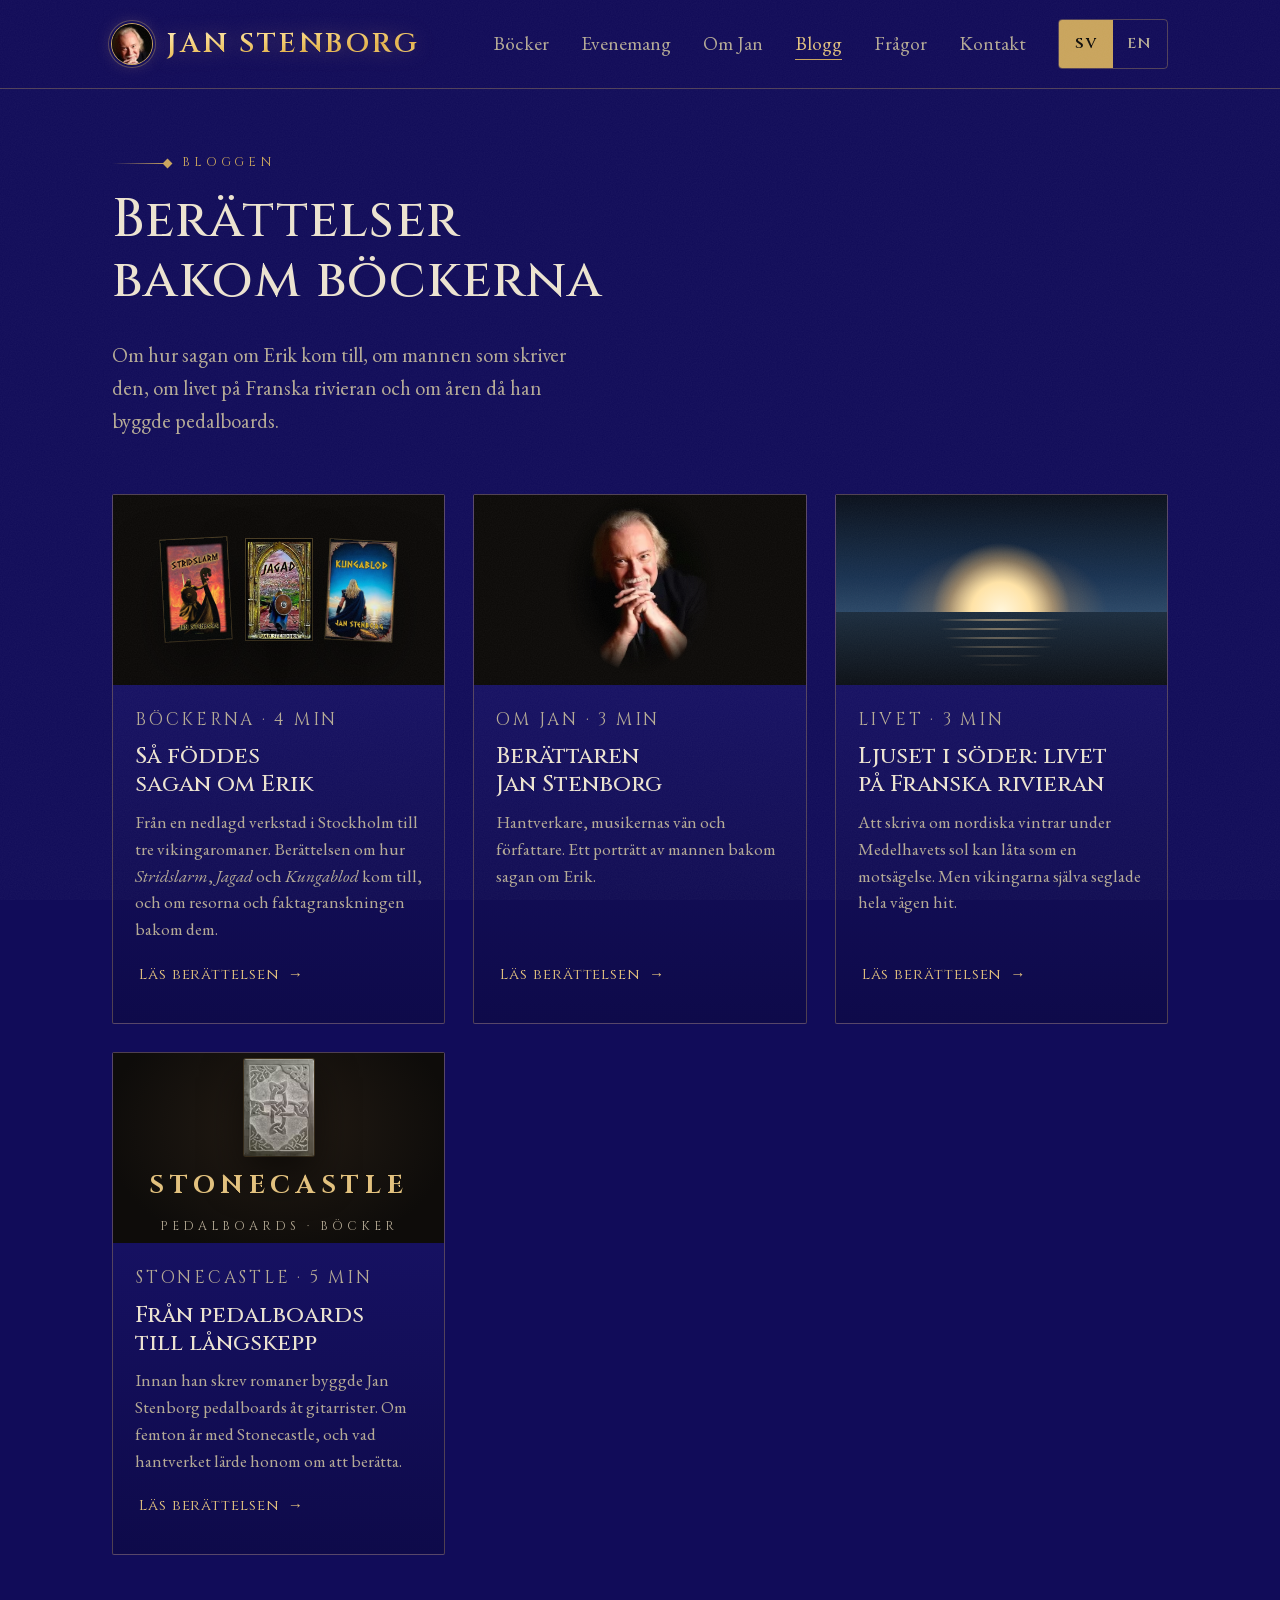
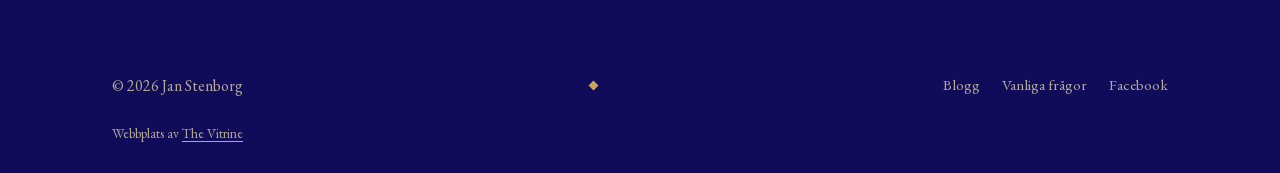
<file: blogg/index.html>
<!doctype html>
<html lang="sv" data-lang="sv" data-title-sv="Blogg – Jan Stenborg" data-title-en="Blog – Jan Stenborg">
<head>
  <meta charset="utf-8">
  <meta name="viewport" content="width=device-width, initial-scale=1, viewport-fit=cover">
  <title>Blogg – Jan Stenborg</title>
  <meta name="description" content="Berättelser om hur Jan Stenborgs vikingaromaner kom till, om författaren, livet på Franska rivieran och åren med Stonecastle.">
  <meta name="theme-color" content="#0f0d0b">
  <meta name="referrer" content="strict-origin-when-cross-origin">
  <link rel="icon" href="/favicon.svg" type="image/svg+xml">
  <link rel="icon" href="/favicon-32.png" sizes="32x32" type="image/png">
  <link rel="apple-touch-icon" href="/apple-touch-icon.png">
  <meta property="og:type" content="website">
  <meta property="og:site_name" content="Jan Stenborg">
  <meta property="og:locale" content="sv_SE">
  <meta property="og:title" content="Blogg – Jan Stenborg">
  <meta property="og:description" content="Berättelser om hur Jan Stenborgs vikingaromaner kom till, om författaren, livet på Franska rivieran och åren med Stonecastle.">
  <link rel="canonical" href="https://janstenborg.com/blogg/">
  <link rel="alternate" hreflang="sv" href="https://janstenborg.com/blogg/">
  <link rel="alternate" hreflang="x-default" href="https://janstenborg.com/blogg/">
  <meta property="og:url" content="https://janstenborg.com/blogg/">
  <meta property="og:image" content="https://janstenborg.com/images/share.jpg">
  <meta name="twitter:card" content="summary_large_image">
  <link rel="preload" href="/fonts/cinzel.woff2" as="font" type="font/woff2" crossorigin>
  <link rel="preload" href="/fonts/eb-garamond.woff2" as="font" type="font/woff2" crossorigin>
  <link rel="stylesheet" href="/styles.css">
  <script src="/boot.js?v=2"></script>
  <script type="application/ld+json">
{
  "@context": "https://schema.org",
  "@type": "Blog",
  "name": "Jan Stenborg – Blogg",
  "inLanguage": "sv",
  "author": {
    "@type": "Person",
    "name": "Jan Stenborg",
    "jobTitle": "Författare",
    "url": "https://janstenborg.com/"
  },
  "blogPost": [
    {
      "@type": "BlogPosting",
      "headline": "Så föddes sagan om Erik",
      "datePublished": "2026-10-24",
      "url": "https://janstenborg.com/blogg/sa-foddes-sagan-om-erik/"
    },
    {
      "@type": "BlogPosting",
      "headline": "Berättaren Jan Stenborg",
      "datePublished": "2026-10-24",
      "url": "https://janstenborg.com/blogg/berattaren-jan-stenborg/"
    },
    {
      "@type": "BlogPosting",
      "headline": "Ljuset i söder: livet på Franska rivieran",
      "datePublished": "2026-10-24",
      "url": "https://janstenborg.com/blogg/livet-pa-franska-rivieran/"
    },
    {
      "@type": "BlogPosting",
      "headline": "Från pedalboards till långskepp",
      "datePublished": "2026-10-24",
      "url": "https://janstenborg.com/blogg/fran-pedalboards-till-langskepp/"
    }
  ],
  "url": "https://janstenborg.com/blogg/"
}
  </script>
</head>
<body class="subpage">
<a class="skip" href="#main"><span lang="sv">Hoppa till innehållet</span><span lang="en" data-nosnippet>Skip to content</span></a>

<header class="site-header">
  <div class="wrap header-inner">
    <a class="brand" href="/">
      <picture class="brand-avatar">
        <source type="image/avif" srcset="/images/jan-avatar-112.avif 112w, /images/jan-avatar-168.avif 168w" sizes="40px">
        <source type="image/webp" srcset="/images/jan-avatar-112.webp 112w, /images/jan-avatar-168.webp 168w" sizes="40px">
        <img src="/images/jan-avatar.jpg" width="40" height="40" alt="">
      </picture>
      <span class="brand-name">Jan Stenborg</span>
    </a>
    <nav class="nav" aria-label="Meny" data-label-en="Menu">
      <a href="/#bocker"><span lang="sv">Böcker</span><span lang="en" data-nosnippet>Books</span></a>
      <a href="/#evenemang"><span lang="sv">Evenemang</span><span lang="en" data-nosnippet>Events</span></a>
      <a href="/#om"><span lang="sv">Om Jan</span><span lang="en" data-nosnippet>About</span></a>
      <a href="/blogg/" aria-current="page"><span lang="sv">Blogg</span><span lang="en" data-nosnippet>Blog</span></a>
      <a href="/fragor/"><span lang="sv">Frågor</span><span lang="en" data-nosnippet>FAQ</span></a>
      <a href="/#kontakt"><span lang="sv">Kontakt</span><span lang="en" data-nosnippet>Contact</span></a>
    </nav>
    <div class="lang-switch" role="group" aria-label="Språk / Language">
      <button type="button" data-set-lang="sv" aria-pressed="true">SV</button>
      <button type="button" data-set-lang="en" aria-pressed="false">EN</button>
    </div>
    <button type="button" class="menu-toggle" aria-expanded="false" aria-controls="site-menu" data-menu-toggle>
      <span class="menu-icon" aria-hidden="true"></span>
      <span class="visually-hidden"><span lang="sv">Meny</span><span lang="en" data-nosnippet>Menu</span></span>
    </button>
  </div>
</header>

<div class="menu-panel" id="site-menu" data-menu>
  <div class="menu-glow" aria-hidden="true"></div>
  <nav class="wrap menu-inner" aria-label="Meny" data-label-en="Menu">
    <ol class="menu-list">
      <li style="--i:0"><a href="/#bocker"><span class="menu-num">I</span><span lang="sv">Böckerna</span><span lang="en" data-nosnippet>The books</span></a></li>
      <li style="--i:1"><a href="/#evenemang"><span class="menu-num">II</span><span lang="sv">Evenemang</span><span lang="en" data-nosnippet>Events</span></a></li>
      <li style="--i:2"><a href="/#om"><span class="menu-num">III</span><span lang="sv">Om Jan</span><span lang="en" data-nosnippet>About Jan</span></a></li>
      <li style="--i:3"><a href="/#kontakt"><span class="menu-num">IV</span><span lang="sv">Kontakt</span><span lang="en" data-nosnippet>Contact</span></a></li>
    </ol>
    <ul class="menu-list menu-more">
      <li style="--i:4"><a href="/blogg/" aria-current="page"><span class="menu-num" aria-hidden="true">·</span><span lang="sv">Blogg</span><span lang="en" data-nosnippet>Blog</span></a></li>
      <li style="--i:5"><a href="/fragor/"><span class="menu-num" aria-hidden="true">·</span><span lang="sv">Vanliga frågor</span><span lang="en" data-nosnippet>FAQ</span></a></li>
    </ul>
    <div class="menu-foot" style="--i:6">
      <a class="btn btn-gold" href="/#evenemang" data-track="Menu: signing"><span lang="sv">Kom på signeringen</span><span lang="en" data-nosnippet>Come to the signing</span></a>
      <div class="lang-switch" role="group" aria-label="Språk / Language">
        <button type="button" data-set-lang="sv" aria-pressed="true">SV</button>
        <button type="button" data-set-lang="en" aria-pressed="false">EN</button>
      </div>
    </div>
  </nav>
</div>

<main id="main">
  <section class="section blog-index">
    <div class="wrap">
      <header class="chapter" data-reveal="title">
        <p class="chapter-mark"><span class="chapter-rule" aria-hidden="true"></span><span lang="sv">Bloggen</span><span lang="en" data-nosnippet>The blog</span></p>
        <h1 class="chapter-title"><span lang="sv">Berättelser bakom böckerna</span><span lang="en" data-nosnippet>Stories behind the books</span></h1>
      </header>
      <p class="section-intro" data-reveal><span lang="sv">Om hur sagan om Erik kom till, om mannen som skriver den, om livet på Franska rivieran och om åren då han byggde pedalboards.</span><span lang="en" data-nosnippet>How the saga of Erik came about, the man who writes it, life on the French Riviera, and the years he spent building pedalboards.</span></p>
      <div class="story-grid">
        <article class="story-card" data-reveal>
          <a class="story-link" href="/blogg/sa-foddes-sagan-om-erik/">
            <div class="story-visual"><div class="post-visual post-covers" role="img" aria-label="Omslagen till Stridslarm, Jagad och Kungablod" data-label-en="The covers of Stridslarm, Jagad and Kungablod"><picture><source type="image/avif" srcset="/images/stridslarm-360.avif"><source type="image/webp" srcset="/images/stridslarm-360.webp"><img src="/images/stridslarm.jpg" width="919" height="1400" loading="lazy" alt=""></picture><picture><source type="image/avif" srcset="/images/jagad-240.avif"><source type="image/webp" srcset="/images/jagad-240.webp"><img src="/images/jagad.jpg" width="362" height="552" loading="lazy" alt=""></picture><picture><source type="image/avif" srcset="/images/kungablod-320.avif"><source type="image/webp" srcset="/images/kungablod-320.webp"><img src="/images/kungablod.jpg" width="628" height="938" loading="lazy" alt=""></picture></div></div>
            <div class="story-text">
              <p class="story-tag"><span lang="sv">Böckerna</span><span lang="en" data-nosnippet>The books</span> · <span lang="sv">4 min</span><span lang="en" data-nosnippet>4 min</span></p>
              <h2 class="story-title"><span lang="sv">Så föddes sagan om Erik</span><span lang="en" data-nosnippet>How the saga of Erik was born</span></h2>
              <p><span lang="sv">Från en nedlagd verkstad i Stockholm till tre vikingaromaner. Berättelsen om hur <em>Stridslarm</em>, <em>Jagad</em> och <em>Kungablod</em> kom till, och om resorna och faktagranskningen bakom dem.</span><span lang="en" data-nosnippet>From a closed workshop in Stockholm to three Viking novels: how <em>Stridslarm</em>, <em>Jagad</em> and <em>Kungablod</em> came to be, and the travel and fact-checking behind them.</span></p>
              <span class="text-link"><span lang="sv">Läs berättelsen</span><span lang="en" data-nosnippet>Read the story</span> <span class="text-link-arrow" aria-hidden="true">→</span></span>
            </div>
          </a>
        </article>
        <article class="story-card" data-reveal>
          <a class="story-link" href="/blogg/berattaren-jan-stenborg/">
            <div class="story-visual"><div class="post-visual post-portrait"><picture><source type="image/avif" srcset="/images/jan-stenborg-388.avif 388w" sizes="(max-width: 700px) 92vw, 680px"><source type="image/webp" srcset="/images/jan-stenborg-388.webp 388w" sizes="(max-width: 700px) 92vw, 680px"><img src="/images/jan-stenborg.jpg" width="388" height="515" loading="lazy" alt="Porträtt av Jan Stenborg" data-alt-en="Portrait of Jan Stenborg"></picture></div></div>
            <div class="story-text">
              <p class="story-tag"><span lang="sv">Om Jan</span><span lang="en" data-nosnippet>About Jan</span> · <span lang="sv">3 min</span><span lang="en" data-nosnippet>3 min</span></p>
              <h2 class="story-title"><span lang="sv">Berättaren Jan Stenborg</span><span lang="en" data-nosnippet>Jan Stenborg, storyteller</span></h2>
              <p><span lang="sv">Hantverkare, musikernas vän och författare. Ett porträtt av mannen bakom sagan om Erik.</span><span lang="en" data-nosnippet>Craftsman, friend of musicians and author: a portrait of the man behind the saga of Erik.</span></p>
              <span class="text-link"><span lang="sv">Läs berättelsen</span><span lang="en" data-nosnippet>Read the story</span> <span class="text-link-arrow" aria-hidden="true">→</span></span>
            </div>
          </a>
        </article>
        <article class="story-card" data-reveal>
          <a class="story-link" href="/blogg/livet-pa-franska-rivieran/">
            <div class="story-visual"><div class="post-visual post-scene post-sea" aria-hidden="true"><span class="ps-sky"></span><span class="ps-sun"></span><span class="ps-sea"></span><span class="ps-path"></span></div></div>
            <div class="story-text">
              <p class="story-tag"><span lang="sv">Livet</span><span lang="en" data-nosnippet>Life</span> · <span lang="sv">3 min</span><span lang="en" data-nosnippet>3 min</span></p>
              <h2 class="story-title"><span lang="sv">Ljuset i söder: livet på Franska rivieran</span><span lang="en" data-nosnippet>Southern light: life on the French Riviera</span></h2>
              <p><span lang="sv">Att skriva om nordiska vintrar under Medelhavets sol kan låta som en motsägelse. Men vikingarna själva seglade hela vägen hit.</span><span lang="en" data-nosnippet>Writing about northern winters under the Mediterranean sun may sound like a contradiction. But the Vikings themselves sailed all the way here.</span></p>
              <span class="text-link"><span lang="sv">Läs berättelsen</span><span lang="en" data-nosnippet>Read the story</span> <span class="text-link-arrow" aria-hidden="true">→</span></span>
            </div>
          </a>
        </article>
        <article class="story-card" data-reveal>
          <a class="story-link" href="/blogg/fran-pedalboards-till-langskepp/">
            <div class="story-visual"><div class="post-visual post-scene post-plate" aria-hidden="true"><picture class="plate-emblem"><source type="image/avif" srcset="/images/emblem-stone-96.avif 1x, /images/emblem-stone-480.avif 2x"><source type="image/webp" srcset="/images/emblem-stone-96.webp 1x, /images/emblem-stone-480.webp 2x"><img src="/images/emblem-stone.jpg" width="480" height="659" loading="lazy" alt=""></picture><span class="plate-name">Stonecastle</span><span class="plate-sub"><span lang="sv">Pedalboards · Böcker</span><span lang="en" data-nosnippet>Pedalboards · Books</span></span></div></div>
            <div class="story-text">
              <p class="story-tag"><span lang="sv">Stonecastle</span><span lang="en" data-nosnippet>Stonecastle</span> · <span lang="sv">5 min</span><span lang="en" data-nosnippet>5 min</span></p>
              <h2 class="story-title"><span lang="sv">Från pedalboards till långskepp</span><span lang="en" data-nosnippet>From pedalboards to longships</span></h2>
              <p><span lang="sv">Innan han skrev romaner byggde Jan Stenborg pedalboards åt gitarrister. Om femton år med Stonecastle, och vad hantverket lärde honom om att berätta.</span><span lang="en" data-nosnippet>Before he wrote novels, Jan Stenborg built pedalboards for guitarists: fifteen years with Stonecastle, and what the craft taught him about storytelling.</span></p>
              <span class="text-link"><span lang="sv">Läs berättelsen</span><span lang="en" data-nosnippet>Read the story</span> <span class="text-link-arrow" aria-hidden="true">→</span></span>
            </div>
          </a>
        </article>
      </div>
    </div>
  </section>
</main>

<footer class="site-footer">
  <div class="wrap footer-inner">
    <span class="footer-mark" aria-hidden="true"></span>
    <p>© <span id="year">2026</span> Jan Stenborg</p>
    <nav class="footer-links" aria-label="Mer" data-label-en="More">
      <a href="/blogg/"><span lang="sv">Blogg</span><span lang="en" data-nosnippet>Blog</span></a>
      <a href="/fragor/"><span lang="sv">Vanliga frågor</span><span lang="en" data-nosnippet>FAQ</span></a>
      <a href="https://www.facebook.com/Stridslarm.Bok" target="_blank" rel="noopener" data-track="Facebook">Facebook</a>
    </nav>
    <p class="footer-credit"><span lang="sv">Webbplats av <a href="https://thevitrine.fr/" target="_blank" rel="noopener">The Vitrine</a></span><span lang="en" data-nosnippet>Website by <a href="https://thevitrine.fr/en/" target="_blank" rel="noopener">The Vitrine</a></span></p>
  </div>
</footer>

<script src="/script.js"></script>
</body>
</html>
</file>
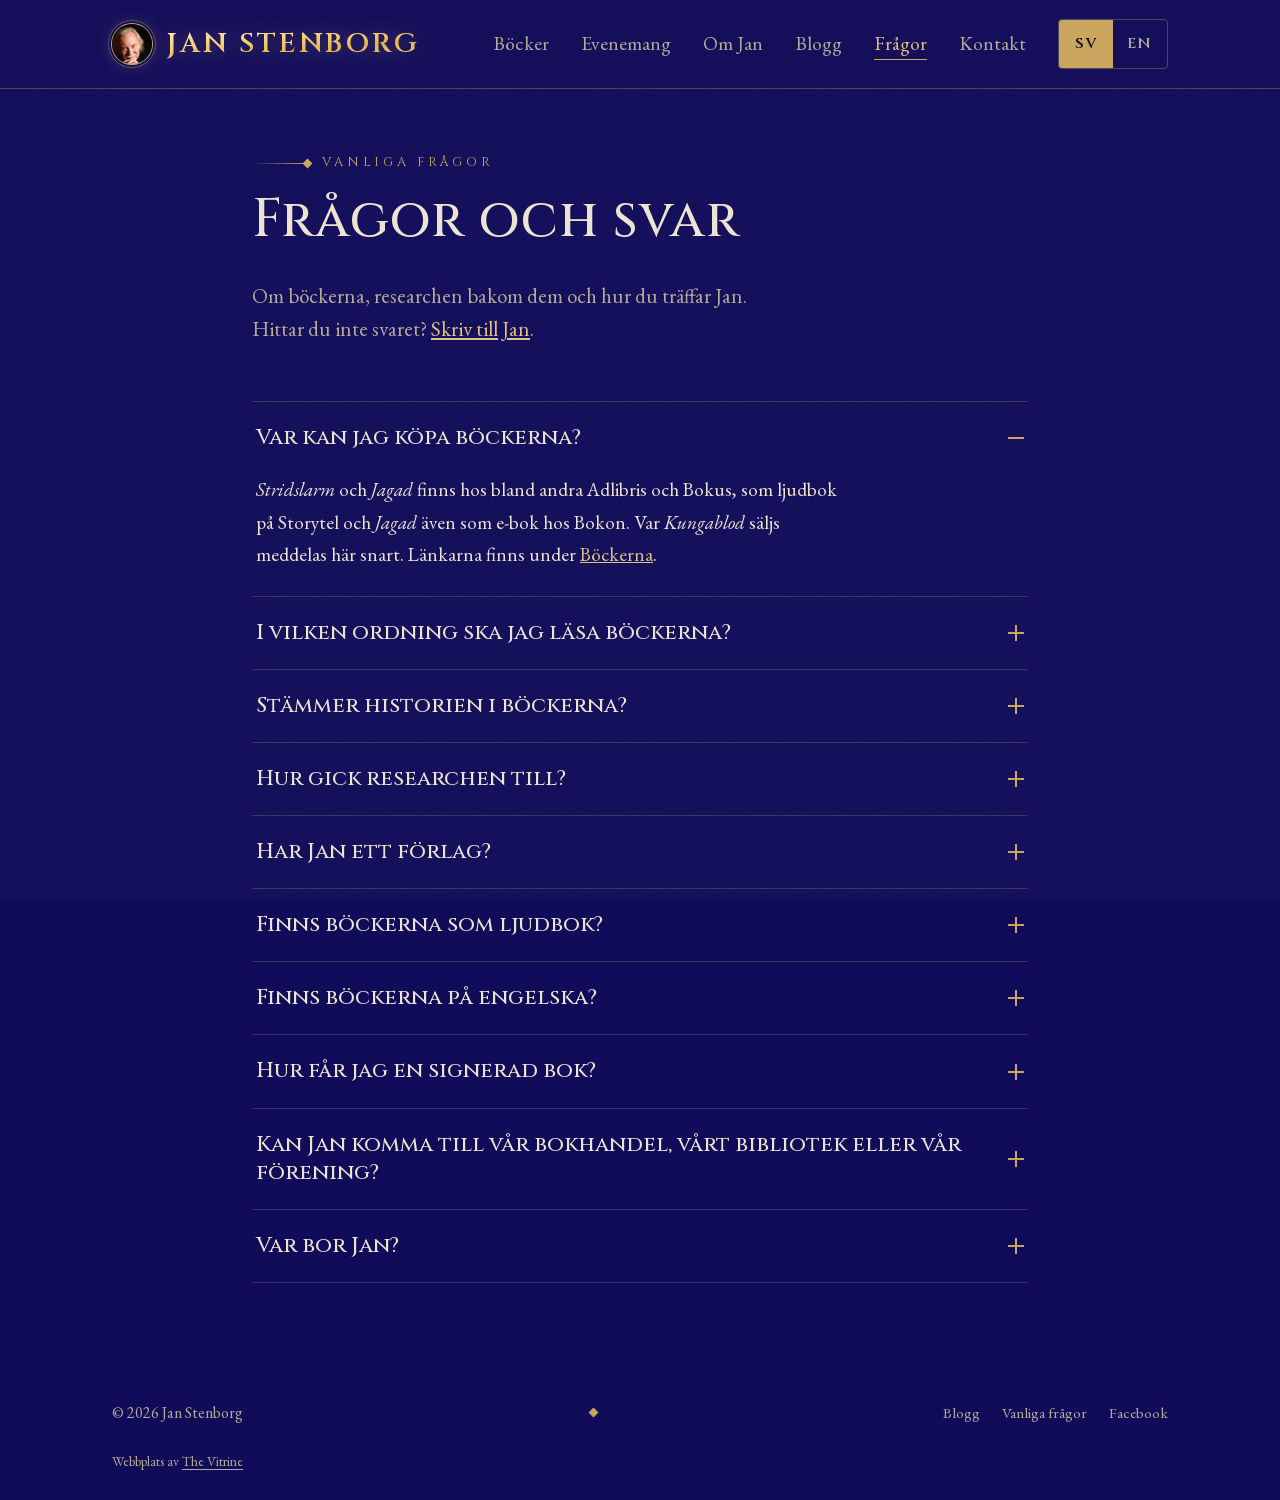
<file: fragor/index.html>
<!doctype html>
<html lang="sv" data-lang="sv" data-title-sv="Vanliga frågor – Jan Stenborg" data-title-en="FAQ – Jan Stenborg">
<head>
  <meta charset="utf-8">
  <meta name="viewport" content="width=device-width, initial-scale=1, viewport-fit=cover">
  <title>Vanliga frågor – Jan Stenborg</title>
  <meta name="description" content="Svar på vanliga frågor om Jan Stenborgs vikingaromaner: var du köper dem, i vilken ordning du läser dem, researchen, faktagranskningen och signeringar.">
  <meta name="theme-color" content="#0f0d0b">
  <meta name="referrer" content="strict-origin-when-cross-origin">
  <link rel="icon" href="/favicon.svg" type="image/svg+xml">
  <link rel="icon" href="/favicon-32.png" sizes="32x32" type="image/png">
  <link rel="apple-touch-icon" href="/apple-touch-icon.png">
  <meta property="og:type" content="website">
  <meta property="og:site_name" content="Jan Stenborg">
  <meta property="og:locale" content="sv_SE">
  <meta property="og:title" content="Vanliga frågor – Jan Stenborg">
  <meta property="og:description" content="Svar på vanliga frågor om Jan Stenborgs vikingaromaner: var du köper dem, i vilken ordning du läser dem, researchen, faktagranskningen och signeringar.">
  <link rel="canonical" href="https://janstenborg.com/fragor/">
  <link rel="alternate" hreflang="sv" href="https://janstenborg.com/fragor/">
  <link rel="alternate" hreflang="x-default" href="https://janstenborg.com/fragor/">
  <meta property="og:url" content="https://janstenborg.com/fragor/">
  <meta property="og:image" content="https://janstenborg.com/images/share.jpg">
  <meta name="twitter:card" content="summary_large_image">
  <link rel="preload" href="/fonts/cinzel.woff2" as="font" type="font/woff2" crossorigin>
  <link rel="preload" href="/fonts/eb-garamond.woff2" as="font" type="font/woff2" crossorigin>
  <link rel="stylesheet" href="/styles.css">
  <script src="/boot.js?v=2"></script>
  <script type="application/ld+json">
{
  "@context": "https://schema.org",
  "@type": "FAQPage",
  "inLanguage": "sv",
  "mainEntity": [
    {
      "@type": "Question",
      "name": "Var kan jag köpa böckerna?",
      "acceptedAnswer": {
        "@type": "Answer",
        "text": "Stridslarm och Jagad finns hos bland andra Adlibris och Bokus, som ljudbok på Storytel och Jagad även som e-bok hos Bokon. Var Kungablod säljs meddelas här snart. Länkarna finns under Böckerna."
      }
    },
    {
      "@type": "Question",
      "name": "I vilken ordning ska jag läsa böckerna?",
      "acceptedAnswer": {
        "@type": "Answer",
        "text": "Börja med Stridslarm (2017), fortsätt med Jagad (2021) och avsluta med Kungablod, trilogins sista del."
      }
    },
    {
      "@type": "Question",
      "name": "Stämmer historien i böckerna?",
      "acceptedAnswer": {
        "@type": "Answer",
        "text": "Ja. Böckerna är romaner, men alla historiska händelser i dem har faktagranskats noggrant. Platser som Birka och gestalter som Styrbjörn den starke hör till den verkliga vikingatiden."
      }
    },
    {
      "@type": "Question",
      "name": "Hur gick researchen till?",
      "acceptedAnswer": {
        "@type": "Answer",
        "text": "Researchen har inneburit omfattande resor: till Uppsala, Birka och Adelsö och ända till Ryssland, där Jan samlade ett stort källmaterial. Till det kommer böcker, vikingasagor, bibliotek, museer och kartor. Läs mer i Så föddes sagan om Erik."
      }
    },
    {
      "@type": "Question",
      "name": "Har Jan ett förlag?",
      "acceptedAnswer": {
        "@type": "Answer",
        "text": "Jan är en oberoende författare och ger ut sina böcker på sitt eget förlag, Stonecastle Media. Pappersböckerna trycks av Vulkan."
      }
    },
    {
      "@type": "Question",
      "name": "Finns böckerna som ljudbok?",
      "acceptedAnswer": {
        "@type": "Answer",
        "text": "Ja, Stridslarm och Jagad finns på Storytel. Jagad läses av Sebastian Karlsson."
      }
    },
    {
      "@type": "Question",
      "name": "Finns böckerna på engelska?",
      "acceptedAnswer": {
        "@type": "Answer",
        "text": "Inte i dag. Böckerna finns på svenska."
      }
    },
    {
      "@type": "Question",
      "name": "Hur får jag en signerad bok?",
      "acceptedAnswer": {
        "@type": "Answer",
        "text": "Kom till signeringen av Kungablod på Twang, Katarina bangata 25 i Stockholm, lördag 21 november kl. 13.00. Läs mer om signeringen."
      }
    },
    {
      "@type": "Question",
      "name": "Kan Jan komma till vår bokhandel, vårt bibliotek eller vår förening?",
      "acceptedAnswer": {
        "@type": "Answer",
        "text": "Gärna. Skriv till Jan på info@stonecastle.se om signeringar, föredrag och intervjuer."
      }
    },
    {
      "@type": "Question",
      "name": "Var bor Jan?",
      "acceptedAnswer": {
        "@type": "Answer",
        "text": "Jan föddes i Stockholm 1955 och bor i dag i Frankrike, på Franska rivieran, där han skrev färdigt sagan om Erik. Läs mer i Ljuset i söder."
      }
    }
  ]
}
  </script>
</head>
<body class="subpage">
<a class="skip" href="#main"><span lang="sv">Hoppa till innehållet</span><span lang="en" data-nosnippet>Skip to content</span></a>

<header class="site-header">
  <div class="wrap header-inner">
    <a class="brand" href="/">
      <picture class="brand-avatar">
        <source type="image/avif" srcset="/images/jan-avatar-112.avif 112w, /images/jan-avatar-168.avif 168w" sizes="40px">
        <source type="image/webp" srcset="/images/jan-avatar-112.webp 112w, /images/jan-avatar-168.webp 168w" sizes="40px">
        <img src="/images/jan-avatar.jpg" width="40" height="40" alt="">
      </picture>
      <span class="brand-name">Jan Stenborg</span>
    </a>
    <nav class="nav" aria-label="Meny" data-label-en="Menu">
      <a href="/#bocker"><span lang="sv">Böcker</span><span lang="en" data-nosnippet>Books</span></a>
      <a href="/#evenemang"><span lang="sv">Evenemang</span><span lang="en" data-nosnippet>Events</span></a>
      <a href="/#om"><span lang="sv">Om Jan</span><span lang="en" data-nosnippet>About</span></a>
      <a href="/blogg/"><span lang="sv">Blogg</span><span lang="en" data-nosnippet>Blog</span></a>
      <a href="/fragor/" aria-current="page"><span lang="sv">Frågor</span><span lang="en" data-nosnippet>FAQ</span></a>
      <a href="/#kontakt"><span lang="sv">Kontakt</span><span lang="en" data-nosnippet>Contact</span></a>
    </nav>
    <div class="lang-switch" role="group" aria-label="Språk / Language">
      <button type="button" data-set-lang="sv" aria-pressed="true">SV</button>
      <button type="button" data-set-lang="en" aria-pressed="false">EN</button>
    </div>
    <button type="button" class="menu-toggle" aria-expanded="false" aria-controls="site-menu" data-menu-toggle>
      <span class="menu-icon" aria-hidden="true"></span>
      <span class="visually-hidden"><span lang="sv">Meny</span><span lang="en" data-nosnippet>Menu</span></span>
    </button>
  </div>
</header>

<div class="menu-panel" id="site-menu" data-menu>
  <div class="menu-glow" aria-hidden="true"></div>
  <nav class="wrap menu-inner" aria-label="Meny" data-label-en="Menu">
    <ol class="menu-list">
      <li style="--i:0"><a href="/#bocker"><span class="menu-num">I</span><span lang="sv">Böckerna</span><span lang="en" data-nosnippet>The books</span></a></li>
      <li style="--i:1"><a href="/#evenemang"><span class="menu-num">II</span><span lang="sv">Evenemang</span><span lang="en" data-nosnippet>Events</span></a></li>
      <li style="--i:2"><a href="/#om"><span class="menu-num">III</span><span lang="sv">Om Jan</span><span lang="en" data-nosnippet>About Jan</span></a></li>
      <li style="--i:3"><a href="/#kontakt"><span class="menu-num">IV</span><span lang="sv">Kontakt</span><span lang="en" data-nosnippet>Contact</span></a></li>
    </ol>
    <ul class="menu-list menu-more">
      <li style="--i:4"><a href="/blogg/"><span class="menu-num" aria-hidden="true">·</span><span lang="sv">Blogg</span><span lang="en" data-nosnippet>Blog</span></a></li>
      <li style="--i:5"><a href="/fragor/" aria-current="page"><span class="menu-num" aria-hidden="true">·</span><span lang="sv">Vanliga frågor</span><span lang="en" data-nosnippet>FAQ</span></a></li>
    </ul>
    <div class="menu-foot" style="--i:6">
      <a class="btn btn-gold" href="/#evenemang" data-track="Menu: signing"><span lang="sv">Kom på signeringen</span><span lang="en" data-nosnippet>Come to the signing</span></a>
      <div class="lang-switch" role="group" aria-label="Språk / Language">
        <button type="button" data-set-lang="sv" aria-pressed="true">SV</button>
        <button type="button" data-set-lang="en" aria-pressed="false">EN</button>
      </div>
    </div>
  </nav>
</div>

<main id="main">
  <section class="section faq">
    <div class="wrap faq-wrap">
      <header class="chapter" data-reveal="title">
        <p class="chapter-mark"><span class="chapter-rule" aria-hidden="true"></span><span lang="sv">Vanliga frågor</span><span lang="en" data-nosnippet>FAQ</span></p>
        <h1 class="chapter-title"><span lang="sv">Frågor och svar</span><span lang="en" data-nosnippet>Questions and answers</span></h1>
      </header>
      <p class="section-intro" data-reveal><span lang="sv">Om böckerna, researchen bakom dem och hur du träffar Jan. Hittar du inte svaret? <a href="mailto:info@stonecastle.se">Skriv till Jan</a>.</span><span lang="en" data-nosnippet>About the books, the research behind them and how to meet Jan. Can't find your answer? <a href="mailto:info@stonecastle.se">Write to Jan</a>.</span></p>
      <div class="faq-list">
        <details class="faq-item" data-reveal open>
          <summary><span class="faq-q"><span lang="sv">Var kan jag köpa böckerna?</span><span lang="en" data-nosnippet>Where can I buy the books?</span></span><span class="faq-icon" aria-hidden="true"></span></summary>
          <div class="faq-a"><p><span lang="sv"><em>Stridslarm</em> och <em>Jagad</em> finns hos bland andra Adlibris och Bokus, som ljudbok på Storytel och <em>Jagad</em> även som e-bok hos Bokon. Var <em>Kungablod</em> säljs meddelas här snart. Länkarna finns under <a href="/#bocker">Böckerna</a>.</span><span lang="en" data-nosnippet><em>Stridslarm</em> and <em>Jagad</em> are available from Adlibris and Bokus among others, as audiobooks on Storytel, and <em>Jagad</em> also as an e-book from Bokon. Where to buy <em>Kungablod</em> will be announced here soon. The links are under <a href="/#bocker">The books</a>.</span></p></div>
        </details>
        <details class="faq-item" data-reveal>
          <summary><span class="faq-q"><span lang="sv">I vilken ordning ska jag läsa böckerna?</span><span lang="en" data-nosnippet>In which order should I read the books?</span></span><span class="faq-icon" aria-hidden="true"></span></summary>
          <div class="faq-a"><p><span lang="sv">Börja med <em>Stridslarm</em> (2017), fortsätt med <em>Jagad</em> (2021) och avsluta med <em>Kungablod</em>, trilogins sista del.</span><span lang="en" data-nosnippet>Start with <em>Stridslarm</em> (2017), continue with <em>Jagad</em> (2021) and finish with <em>Kungablod</em>, the final part of the trilogy.</span></p></div>
        </details>
        <details class="faq-item" data-reveal>
          <summary><span class="faq-q"><span lang="sv">Stämmer historien i böckerna?</span><span lang="en" data-nosnippet>Is the history in the books accurate?</span></span><span class="faq-icon" aria-hidden="true"></span></summary>
          <div class="faq-a"><p><span lang="sv">Ja. Böckerna är romaner, men alla historiska händelser i dem har faktagranskats noggrant. Platser som Birka och gestalter som Styrbjörn den starke hör till den verkliga vikingatiden.</span><span lang="en" data-nosnippet>Yes. The books are novels, but every historical event in them has been rigorously fact-checked. Places such as Birka and figures such as Styrbjörn the Strong belong to the real Viking age.</span></p></div>
        </details>
        <details class="faq-item" data-reveal>
          <summary><span class="faq-q"><span lang="sv">Hur gick researchen till?</span><span lang="en" data-nosnippet>How were the books researched?</span></span><span class="faq-icon" aria-hidden="true"></span></summary>
          <div class="faq-a"><p><span lang="sv">Researchen har inneburit omfattande resor: till Uppsala, Birka och Adelsö och ända till Ryssland, där Jan samlade ett stort källmaterial. Till det kommer böcker, vikingasagor, bibliotek, museer och kartor. Läs mer i <a href="/blogg/sa-foddes-sagan-om-erik/">Så föddes sagan om Erik</a>.</span><span lang="en" data-nosnippet>The research involved extensive travelling: to Uppsala, Birka and Adelsö and all the way to Russia, where Jan gathered a wealth of source material. On top of that came books, Viking sagas, libraries, museums and maps. Read more in <a href="/blogg/sa-foddes-sagan-om-erik/">How the saga of Erik was born</a>.</span></p></div>
        </details>
        <details class="faq-item" data-reveal>
          <summary><span class="faq-q"><span lang="sv">Har Jan ett förlag?</span><span lang="en" data-nosnippet>Does Jan have a publisher?</span></span><span class="faq-icon" aria-hidden="true"></span></summary>
          <div class="faq-a"><p><span lang="sv">Jan är en oberoende författare och ger ut sina böcker på sitt eget förlag, Stonecastle Media. Pappersböckerna trycks av Vulkan.</span><span lang="en" data-nosnippet>Jan is an independent author and publishes his books under his own imprint, Stonecastle Media. The paperbacks are printed by Vulkan.</span></p></div>
        </details>
        <details class="faq-item" data-reveal>
          <summary><span class="faq-q"><span lang="sv">Finns böckerna som ljudbok?</span><span lang="en" data-nosnippet>Are the books available as audiobooks?</span></span><span class="faq-icon" aria-hidden="true"></span></summary>
          <div class="faq-a"><p><span lang="sv">Ja, <em>Stridslarm</em> och <em>Jagad</em> finns på Storytel. <em>Jagad</em> läses av Sebastian Karlsson.</span><span lang="en" data-nosnippet>Yes, <em>Stridslarm</em> and <em>Jagad</em> are on Storytel. <em>Jagad</em> is read by Sebastian Karlsson.</span></p></div>
        </details>
        <details class="faq-item" data-reveal>
          <summary><span class="faq-q"><span lang="sv">Finns böckerna på engelska?</span><span lang="en" data-nosnippet>Are the books available in English?</span></span><span class="faq-icon" aria-hidden="true"></span></summary>
          <div class="faq-a"><p><span lang="sv">Inte i dag. Böckerna finns på svenska.</span><span lang="en" data-nosnippet>Not at the moment. The books are currently available in Swedish only.</span></p></div>
        </details>
        <details class="faq-item" data-reveal>
          <summary><span class="faq-q"><span lang="sv">Hur får jag en signerad bok?</span><span lang="en" data-nosnippet>How can I get a signed copy?</span></span><span class="faq-icon" aria-hidden="true"></span></summary>
          <div class="faq-a"><p><span lang="sv">Kom till signeringen av <em>Kungablod</em> på Twang, Katarina bangata 25 i Stockholm, lördag 21 november kl. 13.00. <a href="/#evenemang">Läs mer om signeringen</a>.</span><span lang="en" data-nosnippet>Come to the <em>Kungablod</em> signing at Twang, Katarina bangata 25, Stockholm, on Saturday 21 November at 1 pm. <a href="/#evenemang">More about the signing</a>.</span></p></div>
        </details>
        <details class="faq-item" data-reveal>
          <summary><span class="faq-q"><span lang="sv">Kan Jan komma till vår bokhandel, vårt bibliotek eller vår förening?</span><span lang="en" data-nosnippet>Can Jan visit our bookshop, library or society?</span></span><span class="faq-icon" aria-hidden="true"></span></summary>
          <div class="faq-a"><p><span lang="sv">Gärna. Skriv till Jan på <a href="mailto:info@stonecastle.se">info@stonecastle.se</a> om signeringar, föredrag och intervjuer.</span><span lang="en" data-nosnippet>He'd be glad to. Write to Jan at <a href="mailto:info@stonecastle.se">info@stonecastle.se</a> about signings, talks and interviews.</span></p></div>
        </details>
        <details class="faq-item" data-reveal>
          <summary><span class="faq-q"><span lang="sv">Var bor Jan?</span><span lang="en" data-nosnippet>Where does Jan live?</span></span><span class="faq-icon" aria-hidden="true"></span></summary>
          <div class="faq-a"><p><span lang="sv">Jan föddes i Stockholm 1955 och bor i dag i Frankrike, på Franska rivieran, där han skrev färdigt sagan om Erik. Läs mer i <a href="/blogg/livet-pa-franska-rivieran/">Ljuset i söder</a>.</span><span lang="en" data-nosnippet>Jan was born in Stockholm in 1955 and now lives in France, on the French Riviera, where he finished the saga of Erik. Read more in <a href="/blogg/livet-pa-franska-rivieran/">Southern light</a>.</span></p></div>
        </details>
      </div>
    </div>
  </section>
</main>

<footer class="site-footer">
  <div class="wrap footer-inner">
    <span class="footer-mark" aria-hidden="true"></span>
    <p>© <span id="year">2026</span> Jan Stenborg</p>
    <nav class="footer-links" aria-label="Mer" data-label-en="More">
      <a href="/blogg/"><span lang="sv">Blogg</span><span lang="en" data-nosnippet>Blog</span></a>
      <a href="/fragor/"><span lang="sv">Vanliga frågor</span><span lang="en" data-nosnippet>FAQ</span></a>
      <a href="https://www.facebook.com/Stridslarm.Bok" target="_blank" rel="noopener" data-track="Facebook">Facebook</a>
    </nav>
    <p class="footer-credit"><span lang="sv">Webbplats av <a href="https://thevitrine.fr/" target="_blank" rel="noopener">The Vitrine</a></span><span lang="en" data-nosnippet>Website by <a href="https://thevitrine.fr/en/" target="_blank" rel="noopener">The Vitrine</a></span></p>
  </div>
</footer>

<script src="/script.js"></script>
</body>
</html>
</file>
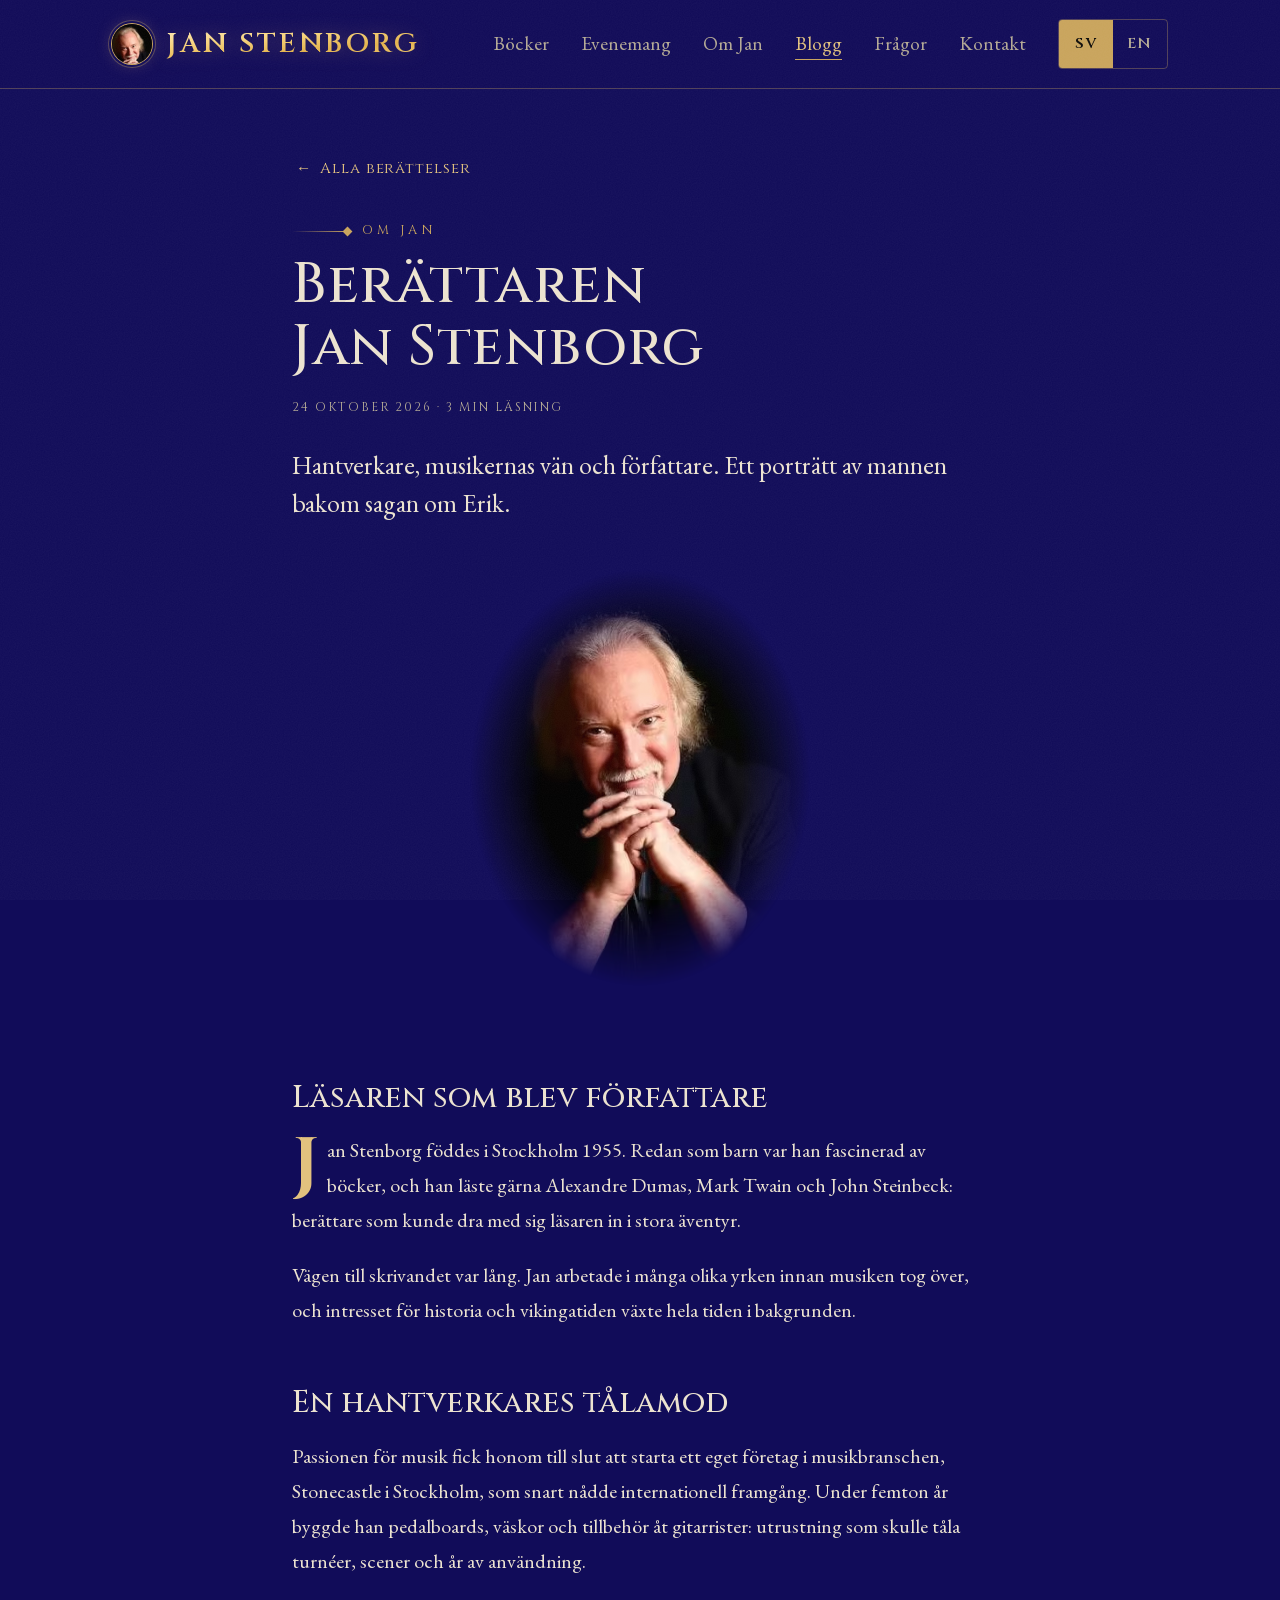
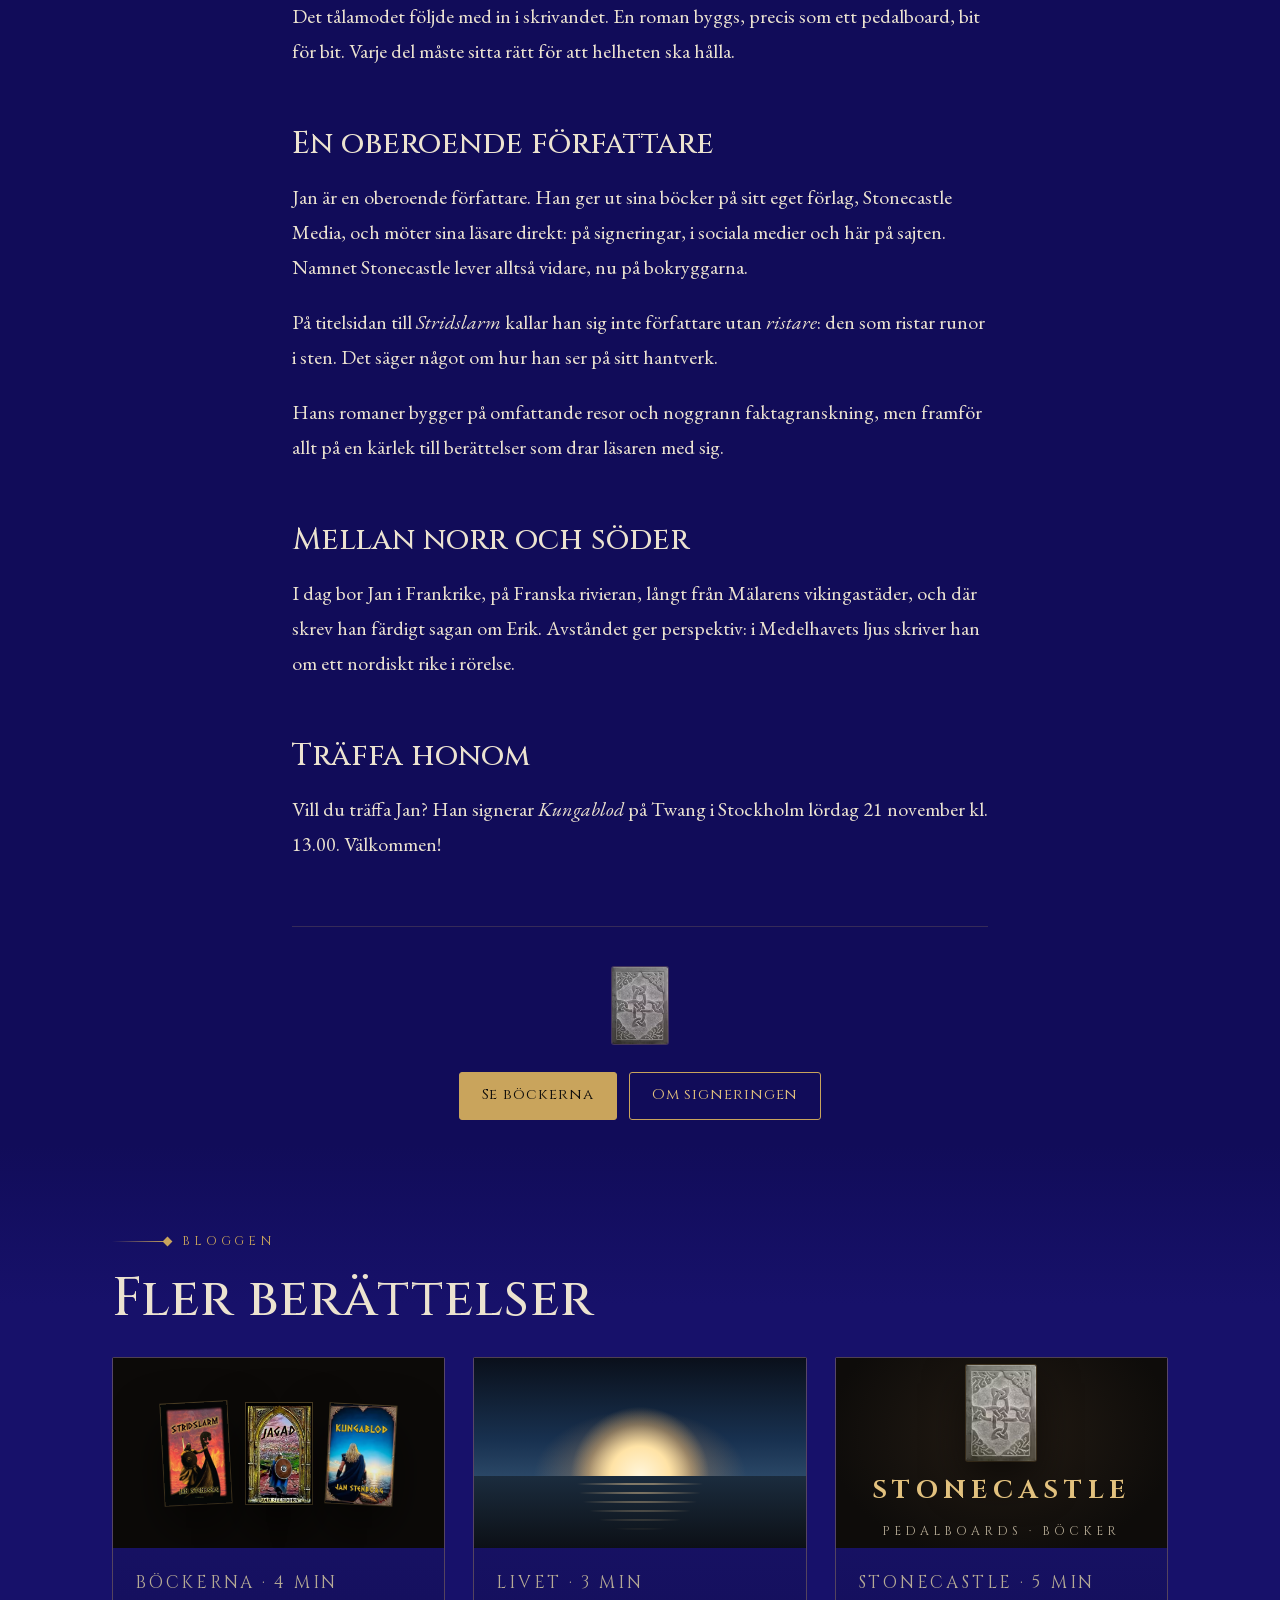
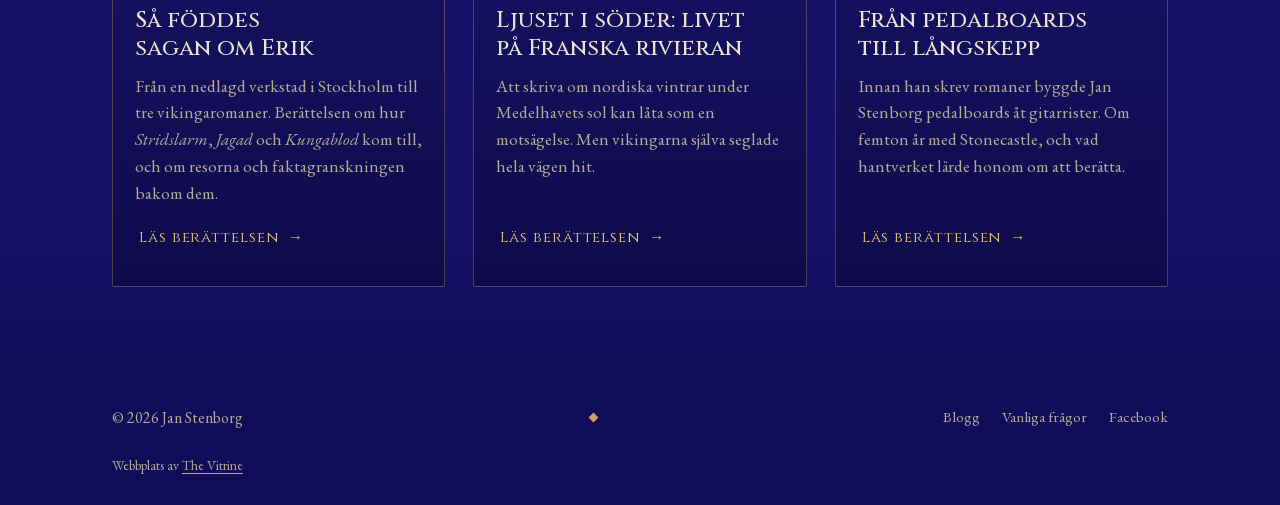
<file: blogg/berattaren-jan-stenborg/index.html>
<!doctype html>
<html lang="sv" data-lang="sv" data-title-sv="Berättaren Jan Stenborg – Jan Stenborg" data-title-en="Jan Stenborg, storyteller – Jan Stenborg">
<head>
  <meta charset="utf-8">
  <meta name="viewport" content="width=device-width, initial-scale=1, viewport-fit=cover">
  <title>Berättaren Jan Stenborg – Jan Stenborg</title>
  <meta name="description" content="Hantverkare, musikernas vän och författare. Ett porträtt av mannen bakom sagan om Erik.">
  <meta name="theme-color" content="#0f0d0b">
  <meta name="referrer" content="strict-origin-when-cross-origin">
  <link rel="icon" href="/favicon.svg" type="image/svg+xml">
  <link rel="icon" href="/favicon-32.png" sizes="32x32" type="image/png">
  <link rel="apple-touch-icon" href="/apple-touch-icon.png">
  <meta property="og:type" content="article">
  <meta property="og:site_name" content="Jan Stenborg">
  <meta property="og:locale" content="sv_SE">
  <meta property="og:title" content="Berättaren Jan Stenborg – Jan Stenborg">
  <meta property="og:description" content="Hantverkare, musikernas vän och författare. Ett porträtt av mannen bakom sagan om Erik.">
  <link rel="canonical" href="https://janstenborg.com/blogg/berattaren-jan-stenborg/">
  <link rel="alternate" hreflang="sv" href="https://janstenborg.com/blogg/berattaren-jan-stenborg/">
  <link rel="alternate" hreflang="x-default" href="https://janstenborg.com/blogg/berattaren-jan-stenborg/">
  <meta property="og:url" content="https://janstenborg.com/blogg/berattaren-jan-stenborg/">
  <meta property="og:image" content="https://janstenborg.com/images/jan-stenborg.jpg">
  <meta name="twitter:card" content="summary_large_image">
  <link rel="preload" href="/fonts/cinzel.woff2" as="font" type="font/woff2" crossorigin>
  <link rel="preload" href="/fonts/eb-garamond.woff2" as="font" type="font/woff2" crossorigin>
  <link rel="stylesheet" href="/styles.css">
  <script src="/boot.js?v=2"></script>
  <script type="application/ld+json">
{
  "@context": "https://schema.org",
  "@type": "BlogPosting",
  "headline": "Berättaren Jan Stenborg",
  "description": "Hantverkare, musikernas vän och författare. Ett porträtt av mannen bakom sagan om Erik.",
  "datePublished": "2026-10-24",
  "inLanguage": "sv",
  "author": {
    "@type": "Person",
    "name": "Jan Stenborg",
    "jobTitle": "Författare",
    "url": "https://janstenborg.com/"
  },
  "image": "https://janstenborg.com/images/jan-stenborg.jpg",
  "url": "https://janstenborg.com/blogg/berattaren-jan-stenborg/",
  "mainEntityOfPage": "https://janstenborg.com/blogg/berattaren-jan-stenborg/"
}
  </script>
</head>
<body class="subpage">
<a class="skip" href="#main"><span lang="sv">Hoppa till innehållet</span><span lang="en" data-nosnippet>Skip to content</span></a>

<header class="site-header">
  <div class="wrap header-inner">
    <a class="brand" href="/">
      <picture class="brand-avatar">
        <source type="image/avif" srcset="/images/jan-avatar-112.avif 112w, /images/jan-avatar-168.avif 168w" sizes="40px">
        <source type="image/webp" srcset="/images/jan-avatar-112.webp 112w, /images/jan-avatar-168.webp 168w" sizes="40px">
        <img src="/images/jan-avatar.jpg" width="40" height="40" alt="">
      </picture>
      <span class="brand-name">Jan Stenborg</span>
    </a>
    <nav class="nav" aria-label="Meny" data-label-en="Menu">
      <a href="/#bocker"><span lang="sv">Böcker</span><span lang="en" data-nosnippet>Books</span></a>
      <a href="/#evenemang"><span lang="sv">Evenemang</span><span lang="en" data-nosnippet>Events</span></a>
      <a href="/#om"><span lang="sv">Om Jan</span><span lang="en" data-nosnippet>About</span></a>
      <a href="/blogg/" aria-current="page"><span lang="sv">Blogg</span><span lang="en" data-nosnippet>Blog</span></a>
      <a href="/fragor/"><span lang="sv">Frågor</span><span lang="en" data-nosnippet>FAQ</span></a>
      <a href="/#kontakt"><span lang="sv">Kontakt</span><span lang="en" data-nosnippet>Contact</span></a>
    </nav>
    <div class="lang-switch" role="group" aria-label="Språk / Language">
      <button type="button" data-set-lang="sv" aria-pressed="true">SV</button>
      <button type="button" data-set-lang="en" aria-pressed="false">EN</button>
    </div>
    <button type="button" class="menu-toggle" aria-expanded="false" aria-controls="site-menu" data-menu-toggle>
      <span class="menu-icon" aria-hidden="true"></span>
      <span class="visually-hidden"><span lang="sv">Meny</span><span lang="en" data-nosnippet>Menu</span></span>
    </button>
  </div>
</header>

<div class="menu-panel" id="site-menu" data-menu>
  <div class="menu-glow" aria-hidden="true"></div>
  <nav class="wrap menu-inner" aria-label="Meny" data-label-en="Menu">
    <ol class="menu-list">
      <li style="--i:0"><a href="/#bocker"><span class="menu-num">I</span><span lang="sv">Böckerna</span><span lang="en" data-nosnippet>The books</span></a></li>
      <li style="--i:1"><a href="/#evenemang"><span class="menu-num">II</span><span lang="sv">Evenemang</span><span lang="en" data-nosnippet>Events</span></a></li>
      <li style="--i:2"><a href="/#om"><span class="menu-num">III</span><span lang="sv">Om Jan</span><span lang="en" data-nosnippet>About Jan</span></a></li>
      <li style="--i:3"><a href="/#kontakt"><span class="menu-num">IV</span><span lang="sv">Kontakt</span><span lang="en" data-nosnippet>Contact</span></a></li>
    </ol>
    <ul class="menu-list menu-more">
      <li style="--i:4"><a href="/blogg/" aria-current="page"><span class="menu-num" aria-hidden="true">·</span><span lang="sv">Blogg</span><span lang="en" data-nosnippet>Blog</span></a></li>
      <li style="--i:5"><a href="/fragor/"><span class="menu-num" aria-hidden="true">·</span><span lang="sv">Vanliga frågor</span><span lang="en" data-nosnippet>FAQ</span></a></li>
    </ul>
    <div class="menu-foot" style="--i:6">
      <a class="btn btn-gold" href="/#evenemang" data-track="Menu: signing"><span lang="sv">Kom på signeringen</span><span lang="en" data-nosnippet>Come to the signing</span></a>
      <div class="lang-switch" role="group" aria-label="Språk / Language">
        <button type="button" data-set-lang="sv" aria-pressed="true">SV</button>
        <button type="button" data-set-lang="en" aria-pressed="false">EN</button>
      </div>
    </div>
  </nav>
</div>

<main id="main">
  <article class="post">
    <div class="wrap post-wrap">
      <a class="text-link post-back" href="/blogg/"><span class="text-link-arrow" aria-hidden="true">←</span> <span lang="sv">Alla berättelser</span><span lang="en" data-nosnippet>All stories</span></a>
      <header class="post-head" data-reveal="title">
        <p class="chapter-mark"><span class="chapter-rule" aria-hidden="true"></span><span lang="sv">Om Jan</span><span lang="en" data-nosnippet>About Jan</span></p>
        <h1 class="post-title"><span lang="sv">Berättaren Jan Stenborg</span><span lang="en" data-nosnippet>Jan Stenborg, storyteller</span></h1>
        <p class="post-meta"><span lang="sv">24 oktober 2026</span><span lang="en" data-nosnippet>24 October 2026</span> · <span lang="sv">3 min läsning</span><span lang="en" data-nosnippet>3 min read</span></p>
      </header>
      <p class="post-lead" data-reveal><span lang="sv">Hantverkare, musikernas vän och författare. Ett porträtt av mannen bakom sagan om Erik.</span><span lang="en" data-nosnippet>Craftsman, friend of musicians and author: a portrait of the man behind the saga of Erik.</span></p>
    </div>
    <div class="wrap post-visual-wrap" data-reveal><div class="post-visual post-portrait"><picture><source type="image/avif" srcset="/images/jan-stenborg-388.avif 388w" sizes="(max-width: 700px) 92vw, 680px"><source type="image/webp" srcset="/images/jan-stenborg-388.webp 388w" sizes="(max-width: 700px) 92vw, 680px"><img src="/images/jan-stenborg.jpg" width="388" height="515" loading="lazy" alt="Porträtt av Jan Stenborg" data-alt-en="Portrait of Jan Stenborg"></picture></div></div>
    <div class="wrap post-wrap post-body">
        <h2 data-reveal><span lang="sv">Läsaren som blev författare</span><span lang="en" data-nosnippet>The reader who became a writer</span></h2>
        <p data-reveal><span lang="sv">Jan Stenborg föddes i Stockholm 1955. Redan som barn var han fascinerad av böcker, och han läste gärna Alexandre Dumas, Mark Twain och John Steinbeck: berättare som kunde dra med sig läsaren in i stora äventyr.</span><span lang="en" data-nosnippet>Jan Stenborg was born in Stockholm in 1955. Books fascinated him from an early age, and he loved Alexandre Dumas, Mark Twain and John Steinbeck: storytellers who could pull a reader into a great adventure.</span></p>
        <p data-reveal><span lang="sv">Vägen till skrivandet var lång. Jan arbetade i många olika yrken innan musiken tog över, och intresset för historia och vikingatiden växte hela tiden i bakgrunden.</span><span lang="en" data-nosnippet>The road to writing was a long one. Jan worked in many professions before music took over, and all the while his interest in history and the Viking age kept growing.</span></p>
        <h2 data-reveal><span lang="sv">En hantverkares tålamod</span><span lang="en" data-nosnippet>A craftsman's patience</span></h2>
        <p data-reveal><span lang="sv">Passionen för musik fick honom till slut att starta ett eget företag i musikbranschen, Stonecastle i Stockholm, som snart nådde internationell framgång. Under femton år byggde han pedalboards, väskor och tillbehör åt gitarrister: utrustning som skulle tåla turnéer, scener och år av användning.</span><span lang="en" data-nosnippet>His passion for music eventually led him to start his own company in the music industry, Stonecastle in Stockholm, which soon achieved international success. For fifteen years he built pedalboards, cases and accessories for guitarists: equipment made to survive tours, stages and years of use.</span></p>
        <p data-reveal><span lang="sv">Det tålamodet följde med in i skrivandet. En roman byggs, precis som ett pedalboard, bit för bit. Varje del måste sitta rätt för att helheten ska hålla.</span><span lang="en" data-nosnippet>That patience came with him into writing. A novel is built like a pedalboard, piece by piece. Every part has to sit right for the whole to hold.</span></p>
        <h2 data-reveal><span lang="sv">En oberoende författare</span><span lang="en" data-nosnippet>An independent author</span></h2>
        <p data-reveal><span lang="sv">Jan är en oberoende författare. Han ger ut sina böcker på sitt eget förlag, Stonecastle Media, och möter sina läsare direkt: på signeringar, i sociala medier och här på sajten. Namnet Stonecastle lever alltså vidare, nu på bokryggarna.</span><span lang="en" data-nosnippet>Jan is an independent author. He publishes his books under his own imprint, Stonecastle Media, and meets his readers directly: at signings, on social media and here on the site. So the Stonecastle name lives on, now on the spines of his books.</span></p>
        <p data-reveal><span lang="sv">På titelsidan till <em>Stridslarm</em> kallar han sig inte författare utan <em>ristare</em>: den som ristar runor i sten. Det säger något om hur han ser på sitt hantverk.</span><span lang="en" data-nosnippet>On the title page of <em>Stridslarm</em> he calls himself not an author but a <em>ristare</em>: one who carves runes into stone. It says something about how he sees his craft.</span></p>
        <p data-reveal><span lang="sv">Hans romaner bygger på omfattande resor och noggrann faktagranskning, men framför allt på en kärlek till berättelser som drar läsaren med sig.</span><span lang="en" data-nosnippet>His novels rest on extensive travel and careful fact-checking, but above all on a love of stories that sweep the reader along.</span></p>
        <h2 data-reveal><span lang="sv">Mellan norr och söder</span><span lang="en" data-nosnippet>Between north and south</span></h2>
        <p data-reveal><span lang="sv">I dag bor Jan i Frankrike, på Franska rivieran, långt från Mälarens vikingastäder, och där skrev han färdigt sagan om Erik. Avståndet ger perspektiv: i Medelhavets ljus skriver han om ett nordiskt rike i rörelse.</span><span lang="en" data-nosnippet>Today Jan lives in France, on the French Riviera, far from the Viking towns of Lake Mälaren, and there he finished the saga of Erik. The distance gives perspective: in the Mediterranean light he writes about a northern kingdom in motion.</span></p>
        <h2 data-reveal><span lang="sv">Träffa honom</span><span lang="en" data-nosnippet>Meet him</span></h2>
        <p data-reveal><span lang="sv">Vill du träffa Jan? Han signerar <em>Kungablod</em> på Twang i Stockholm lördag 21 november kl. 13.00. Välkommen!</span><span lang="en" data-nosnippet>Would you like to meet Jan? He is signing <em>Kungablod</em> at Twang in Stockholm on Saturday 21 November at 1 pm. Everyone is welcome!</span></p>
      <footer class="post-foot" data-reveal>
        <picture class="post-seal" aria-hidden="true"><source type="image/avif" srcset="/images/emblem-stone-96.avif 1x, /images/emblem-stone-240.avif 2x"><source type="image/webp" srcset="/images/emblem-stone-96.webp 1x, /images/emblem-stone-240.webp 2x"><img src="/images/emblem-stone.jpg" width="96" height="132" loading="lazy" alt=""></picture>
        <div class="actions">
          <a class="btn btn-gold" href="/#bocker"><span lang="sv">Se böckerna</span><span lang="en" data-nosnippet>See the books</span></a>
          <a class="btn btn-ghost" href="/#evenemang"><span lang="sv">Om signeringen</span><span lang="en" data-nosnippet>About the signing</span></a>
        </div>
      </footer>
    </div>
  </article>

  <section class="section section-dark more-stories">
    <div class="wrap">
      <header class="chapter" data-reveal="title">
        <p class="chapter-mark"><span class="chapter-rule" aria-hidden="true"></span><span lang="sv">Bloggen</span><span lang="en" data-nosnippet>The blog</span></p>
        <h2 class="chapter-title"><span lang="sv">Fler berättelser</span><span lang="en" data-nosnippet>More stories</span></h2>
      </header>
      <div class="story-grid">
        <article class="story-card" data-reveal>
          <a class="story-link" href="/blogg/sa-foddes-sagan-om-erik/">
            <div class="story-visual"><div class="post-visual post-covers" role="img" aria-label="Omslagen till Stridslarm, Jagad och Kungablod" data-label-en="The covers of Stridslarm, Jagad and Kungablod"><picture><source type="image/avif" srcset="/images/stridslarm-360.avif"><source type="image/webp" srcset="/images/stridslarm-360.webp"><img src="/images/stridslarm.jpg" width="919" height="1400" loading="lazy" alt=""></picture><picture><source type="image/avif" srcset="/images/jagad-240.avif"><source type="image/webp" srcset="/images/jagad-240.webp"><img src="/images/jagad.jpg" width="362" height="552" loading="lazy" alt=""></picture><picture><source type="image/avif" srcset="/images/kungablod-320.avif"><source type="image/webp" srcset="/images/kungablod-320.webp"><img src="/images/kungablod.jpg" width="628" height="938" loading="lazy" alt=""></picture></div></div>
            <div class="story-text">
              <p class="story-tag"><span lang="sv">Böckerna</span><span lang="en" data-nosnippet>The books</span> · <span lang="sv">4 min</span><span lang="en" data-nosnippet>4 min</span></p>
              <h3 class="story-title"><span lang="sv">Så föddes sagan om Erik</span><span lang="en" data-nosnippet>How the saga of Erik was born</span></h3>
              <p><span lang="sv">Från en nedlagd verkstad i Stockholm till tre vikingaromaner. Berättelsen om hur <em>Stridslarm</em>, <em>Jagad</em> och <em>Kungablod</em> kom till, och om resorna och faktagranskningen bakom dem.</span><span lang="en" data-nosnippet>From a closed workshop in Stockholm to three Viking novels: how <em>Stridslarm</em>, <em>Jagad</em> and <em>Kungablod</em> came to be, and the travel and fact-checking behind them.</span></p>
              <span class="text-link"><span lang="sv">Läs berättelsen</span><span lang="en" data-nosnippet>Read the story</span> <span class="text-link-arrow" aria-hidden="true">→</span></span>
            </div>
          </a>
        </article>
        <article class="story-card" data-reveal>
          <a class="story-link" href="/blogg/livet-pa-franska-rivieran/">
            <div class="story-visual"><div class="post-visual post-scene post-sea" aria-hidden="true"><span class="ps-sky"></span><span class="ps-sun"></span><span class="ps-sea"></span><span class="ps-path"></span></div></div>
            <div class="story-text">
              <p class="story-tag"><span lang="sv">Livet</span><span lang="en" data-nosnippet>Life</span> · <span lang="sv">3 min</span><span lang="en" data-nosnippet>3 min</span></p>
              <h3 class="story-title"><span lang="sv">Ljuset i söder: livet på Franska rivieran</span><span lang="en" data-nosnippet>Southern light: life on the French Riviera</span></h3>
              <p><span lang="sv">Att skriva om nordiska vintrar under Medelhavets sol kan låta som en motsägelse. Men vikingarna själva seglade hela vägen hit.</span><span lang="en" data-nosnippet>Writing about northern winters under the Mediterranean sun may sound like a contradiction. But the Vikings themselves sailed all the way here.</span></p>
              <span class="text-link"><span lang="sv">Läs berättelsen</span><span lang="en" data-nosnippet>Read the story</span> <span class="text-link-arrow" aria-hidden="true">→</span></span>
            </div>
          </a>
        </article>
        <article class="story-card" data-reveal>
          <a class="story-link" href="/blogg/fran-pedalboards-till-langskepp/">
            <div class="story-visual"><div class="post-visual post-scene post-plate" aria-hidden="true"><picture class="plate-emblem"><source type="image/avif" srcset="/images/emblem-stone-96.avif 1x, /images/emblem-stone-480.avif 2x"><source type="image/webp" srcset="/images/emblem-stone-96.webp 1x, /images/emblem-stone-480.webp 2x"><img src="/images/emblem-stone.jpg" width="480" height="659" loading="lazy" alt=""></picture><span class="plate-name">Stonecastle</span><span class="plate-sub"><span lang="sv">Pedalboards · Böcker</span><span lang="en" data-nosnippet>Pedalboards · Books</span></span></div></div>
            <div class="story-text">
              <p class="story-tag"><span lang="sv">Stonecastle</span><span lang="en" data-nosnippet>Stonecastle</span> · <span lang="sv">5 min</span><span lang="en" data-nosnippet>5 min</span></p>
              <h3 class="story-title"><span lang="sv">Från pedalboards till långskepp</span><span lang="en" data-nosnippet>From pedalboards to longships</span></h3>
              <p><span lang="sv">Innan han skrev romaner byggde Jan Stenborg pedalboards åt gitarrister. Om femton år med Stonecastle, och vad hantverket lärde honom om att berätta.</span><span lang="en" data-nosnippet>Before he wrote novels, Jan Stenborg built pedalboards for guitarists: fifteen years with Stonecastle, and what the craft taught him about storytelling.</span></p>
              <span class="text-link"><span lang="sv">Läs berättelsen</span><span lang="en" data-nosnippet>Read the story</span> <span class="text-link-arrow" aria-hidden="true">→</span></span>
            </div>
          </a>
        </article>
      </div>
    </div>
  </section>
</main>

<footer class="site-footer">
  <div class="wrap footer-inner">
    <span class="footer-mark" aria-hidden="true"></span>
    <p>© <span id="year">2026</span> Jan Stenborg</p>
    <nav class="footer-links" aria-label="Mer" data-label-en="More">
      <a href="/blogg/"><span lang="sv">Blogg</span><span lang="en" data-nosnippet>Blog</span></a>
      <a href="/fragor/"><span lang="sv">Vanliga frågor</span><span lang="en" data-nosnippet>FAQ</span></a>
      <a href="https://www.facebook.com/Stridslarm.Bok" target="_blank" rel="noopener" data-track="Facebook">Facebook</a>
    </nav>
    <p class="footer-credit"><span lang="sv">Webbplats av <a href="https://thevitrine.fr/" target="_blank" rel="noopener">The Vitrine</a></span><span lang="en" data-nosnippet>Website by <a href="https://thevitrine.fr/en/" target="_blank" rel="noopener">The Vitrine</a></span></p>
  </div>
</footer>

<script src="/script.js"></script>
</body>
</html>
</file>
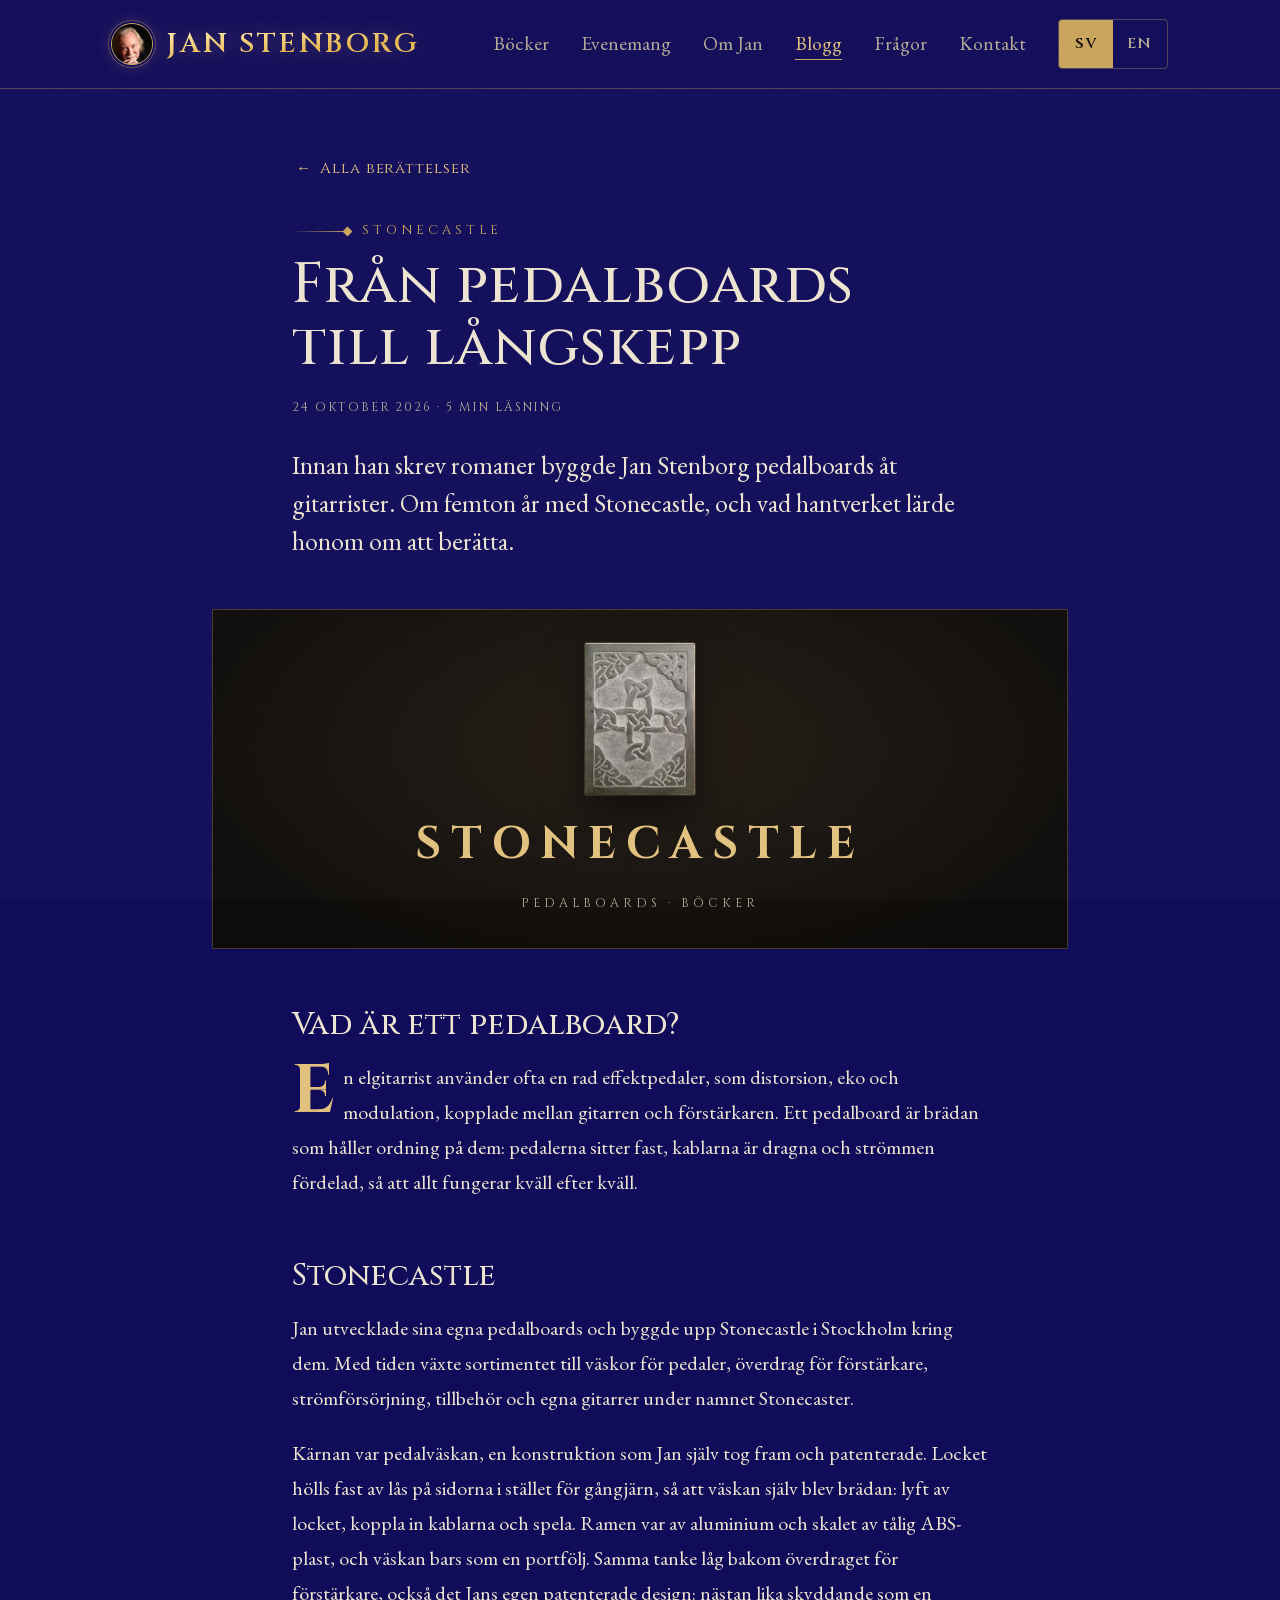
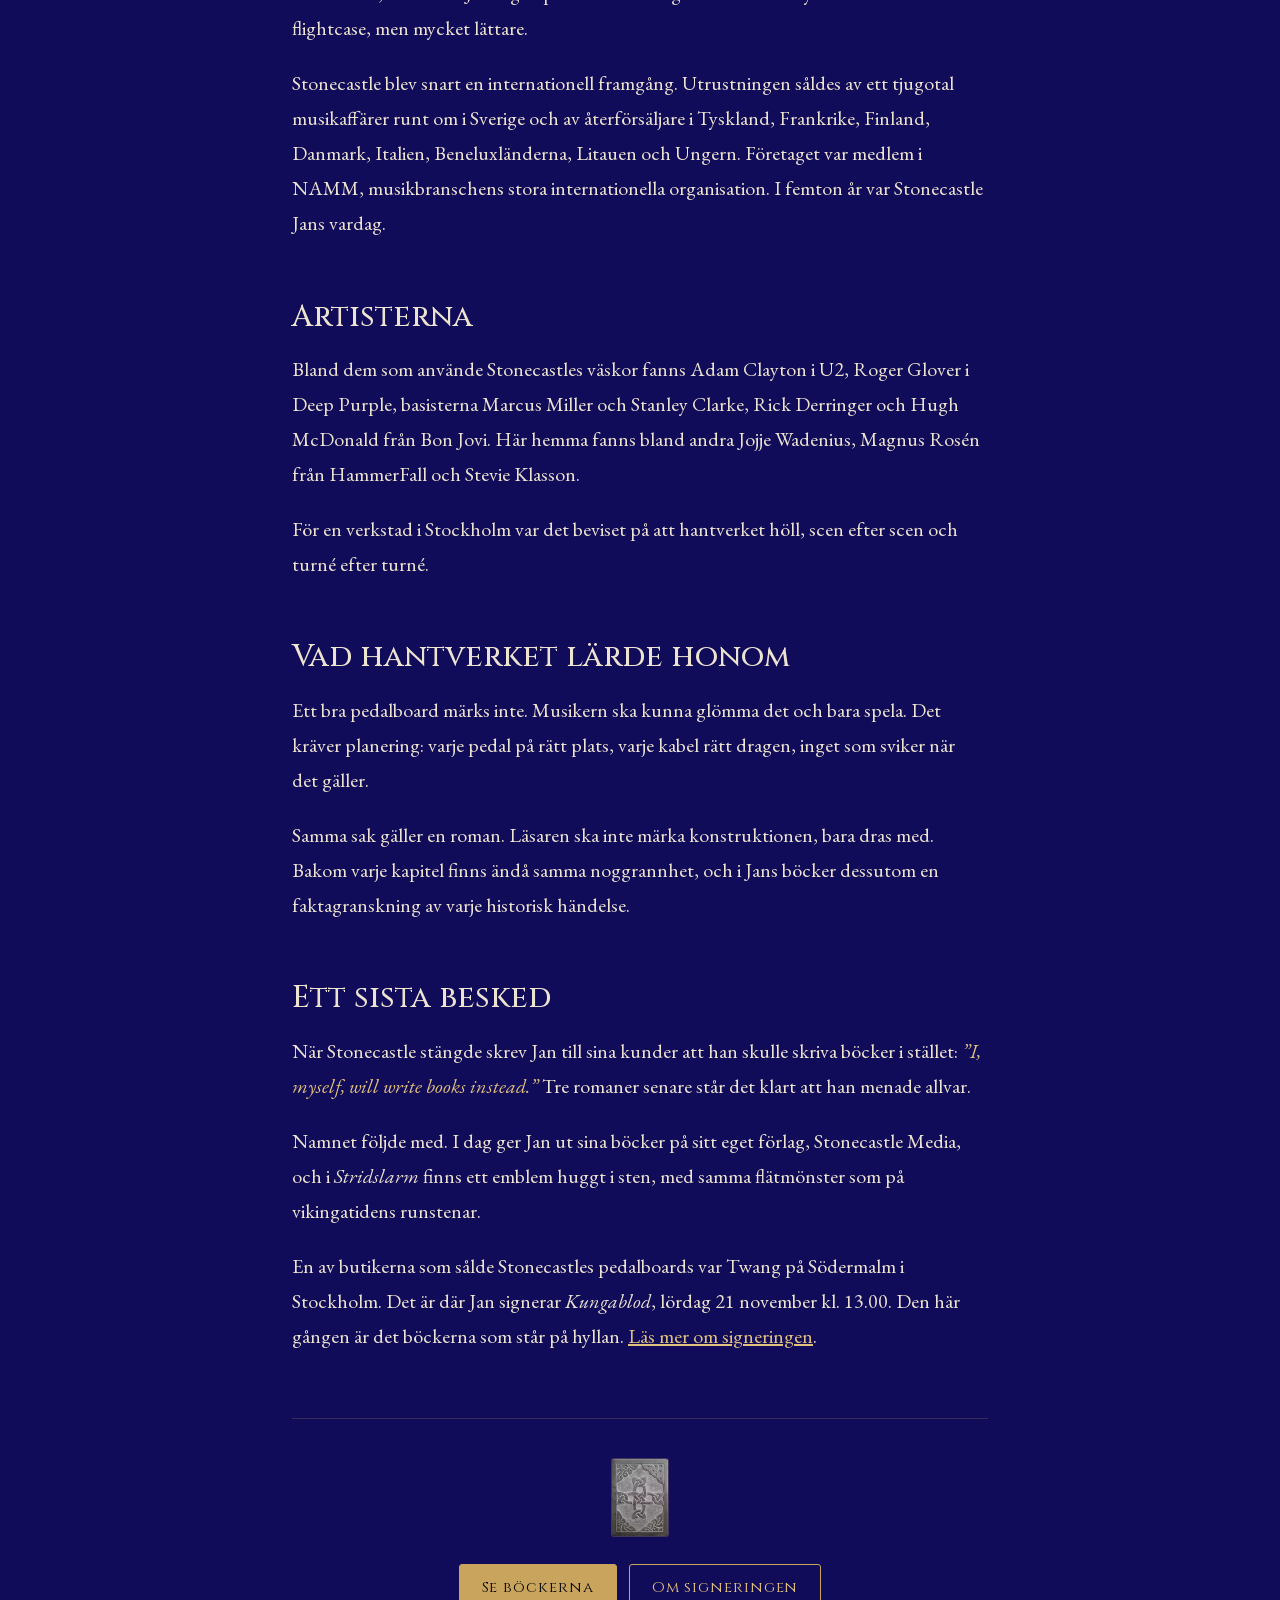
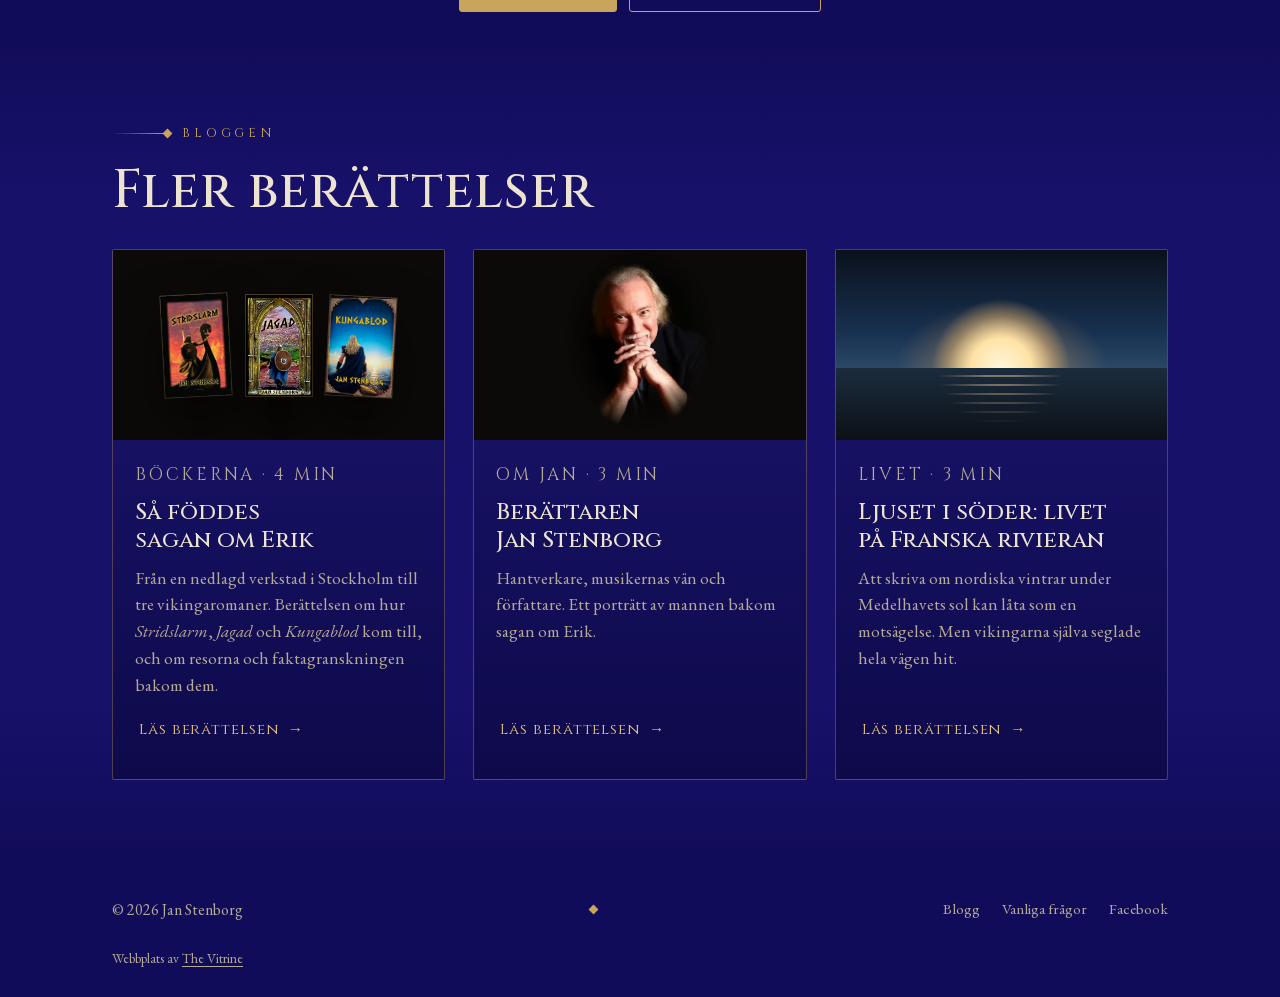
<file: blogg/fran-pedalboards-till-langskepp/index.html>
<!doctype html>
<html lang="sv" data-lang="sv" data-title-sv="Från pedalboards till långskepp – Jan Stenborg" data-title-en="From pedalboards to longships – Jan Stenborg">
<head>
  <meta charset="utf-8">
  <meta name="viewport" content="width=device-width, initial-scale=1, viewport-fit=cover">
  <title>Från pedalboards till långskepp – Jan Stenborg</title>
  <meta name="description" content="Innan han skrev romaner byggde Jan Stenborg pedalboards åt gitarrister. Om femton år med Stonecastle, och vad hantverket lärde honom om att berätta.">
  <meta name="theme-color" content="#0f0d0b">
  <meta name="referrer" content="strict-origin-when-cross-origin">
  <link rel="icon" href="/favicon.svg" type="image/svg+xml">
  <link rel="icon" href="/favicon-32.png" sizes="32x32" type="image/png">
  <link rel="apple-touch-icon" href="/apple-touch-icon.png">
  <meta property="og:type" content="article">
  <meta property="og:site_name" content="Jan Stenborg">
  <meta property="og:locale" content="sv_SE">
  <meta property="og:title" content="Från pedalboards till långskepp – Jan Stenborg">
  <meta property="og:description" content="Innan han skrev romaner byggde Jan Stenborg pedalboards åt gitarrister. Om femton år med Stonecastle, och vad hantverket lärde honom om att berätta.">
  <link rel="canonical" href="https://janstenborg.com/blogg/fran-pedalboards-till-langskepp/">
  <link rel="alternate" hreflang="sv" href="https://janstenborg.com/blogg/fran-pedalboards-till-langskepp/">
  <link rel="alternate" hreflang="x-default" href="https://janstenborg.com/blogg/fran-pedalboards-till-langskepp/">
  <meta property="og:url" content="https://janstenborg.com/blogg/fran-pedalboards-till-langskepp/">
  <meta property="og:image" content="https://janstenborg.com/images/share.jpg">
  <meta name="twitter:card" content="summary_large_image">
  <link rel="preload" href="/fonts/cinzel.woff2" as="font" type="font/woff2" crossorigin>
  <link rel="preload" href="/fonts/eb-garamond.woff2" as="font" type="font/woff2" crossorigin>
  <link rel="stylesheet" href="/styles.css">
  <script src="/boot.js?v=2"></script>
  <script type="application/ld+json">
{
  "@context": "https://schema.org",
  "@type": "BlogPosting",
  "headline": "Från pedalboards till långskepp",
  "description": "Innan han skrev romaner byggde Jan Stenborg pedalboards åt gitarrister. Om femton år med Stonecastle, och vad hantverket lärde honom om att berätta.",
  "datePublished": "2026-10-24",
  "inLanguage": "sv",
  "author": {
    "@type": "Person",
    "name": "Jan Stenborg",
    "jobTitle": "Författare",
    "url": "https://janstenborg.com/"
  },
  "image": "https://janstenborg.com/images/share.jpg",
  "url": "https://janstenborg.com/blogg/fran-pedalboards-till-langskepp/",
  "mainEntityOfPage": "https://janstenborg.com/blogg/fran-pedalboards-till-langskepp/"
}
  </script>
</head>
<body class="subpage">
<a class="skip" href="#main"><span lang="sv">Hoppa till innehållet</span><span lang="en" data-nosnippet>Skip to content</span></a>

<header class="site-header">
  <div class="wrap header-inner">
    <a class="brand" href="/">
      <picture class="brand-avatar">
        <source type="image/avif" srcset="/images/jan-avatar-112.avif 112w, /images/jan-avatar-168.avif 168w" sizes="40px">
        <source type="image/webp" srcset="/images/jan-avatar-112.webp 112w, /images/jan-avatar-168.webp 168w" sizes="40px">
        <img src="/images/jan-avatar.jpg" width="40" height="40" alt="">
      </picture>
      <span class="brand-name">Jan Stenborg</span>
    </a>
    <nav class="nav" aria-label="Meny" data-label-en="Menu">
      <a href="/#bocker"><span lang="sv">Böcker</span><span lang="en" data-nosnippet>Books</span></a>
      <a href="/#evenemang"><span lang="sv">Evenemang</span><span lang="en" data-nosnippet>Events</span></a>
      <a href="/#om"><span lang="sv">Om Jan</span><span lang="en" data-nosnippet>About</span></a>
      <a href="/blogg/" aria-current="page"><span lang="sv">Blogg</span><span lang="en" data-nosnippet>Blog</span></a>
      <a href="/fragor/"><span lang="sv">Frågor</span><span lang="en" data-nosnippet>FAQ</span></a>
      <a href="/#kontakt"><span lang="sv">Kontakt</span><span lang="en" data-nosnippet>Contact</span></a>
    </nav>
    <div class="lang-switch" role="group" aria-label="Språk / Language">
      <button type="button" data-set-lang="sv" aria-pressed="true">SV</button>
      <button type="button" data-set-lang="en" aria-pressed="false">EN</button>
    </div>
    <button type="button" class="menu-toggle" aria-expanded="false" aria-controls="site-menu" data-menu-toggle>
      <span class="menu-icon" aria-hidden="true"></span>
      <span class="visually-hidden"><span lang="sv">Meny</span><span lang="en" data-nosnippet>Menu</span></span>
    </button>
  </div>
</header>

<div class="menu-panel" id="site-menu" data-menu>
  <div class="menu-glow" aria-hidden="true"></div>
  <nav class="wrap menu-inner" aria-label="Meny" data-label-en="Menu">
    <ol class="menu-list">
      <li style="--i:0"><a href="/#bocker"><span class="menu-num">I</span><span lang="sv">Böckerna</span><span lang="en" data-nosnippet>The books</span></a></li>
      <li style="--i:1"><a href="/#evenemang"><span class="menu-num">II</span><span lang="sv">Evenemang</span><span lang="en" data-nosnippet>Events</span></a></li>
      <li style="--i:2"><a href="/#om"><span class="menu-num">III</span><span lang="sv">Om Jan</span><span lang="en" data-nosnippet>About Jan</span></a></li>
      <li style="--i:3"><a href="/#kontakt"><span class="menu-num">IV</span><span lang="sv">Kontakt</span><span lang="en" data-nosnippet>Contact</span></a></li>
    </ol>
    <ul class="menu-list menu-more">
      <li style="--i:4"><a href="/blogg/" aria-current="page"><span class="menu-num" aria-hidden="true">·</span><span lang="sv">Blogg</span><span lang="en" data-nosnippet>Blog</span></a></li>
      <li style="--i:5"><a href="/fragor/"><span class="menu-num" aria-hidden="true">·</span><span lang="sv">Vanliga frågor</span><span lang="en" data-nosnippet>FAQ</span></a></li>
    </ul>
    <div class="menu-foot" style="--i:6">
      <a class="btn btn-gold" href="/#evenemang" data-track="Menu: signing"><span lang="sv">Kom på signeringen</span><span lang="en" data-nosnippet>Come to the signing</span></a>
      <div class="lang-switch" role="group" aria-label="Språk / Language">
        <button type="button" data-set-lang="sv" aria-pressed="true">SV</button>
        <button type="button" data-set-lang="en" aria-pressed="false">EN</button>
      </div>
    </div>
  </nav>
</div>

<main id="main">
  <article class="post">
    <div class="wrap post-wrap">
      <a class="text-link post-back" href="/blogg/"><span class="text-link-arrow" aria-hidden="true">←</span> <span lang="sv">Alla berättelser</span><span lang="en" data-nosnippet>All stories</span></a>
      <header class="post-head" data-reveal="title">
        <p class="chapter-mark"><span class="chapter-rule" aria-hidden="true"></span><span lang="sv">Stonecastle</span><span lang="en" data-nosnippet>Stonecastle</span></p>
        <h1 class="post-title"><span lang="sv">Från pedalboards till långskepp</span><span lang="en" data-nosnippet>From pedalboards to longships</span></h1>
        <p class="post-meta"><span lang="sv">24 oktober 2026</span><span lang="en" data-nosnippet>24 October 2026</span> · <span lang="sv">5 min läsning</span><span lang="en" data-nosnippet>5 min read</span></p>
      </header>
      <p class="post-lead" data-reveal><span lang="sv">Innan han skrev romaner byggde Jan Stenborg pedalboards åt gitarrister. Om femton år med Stonecastle, och vad hantverket lärde honom om att berätta.</span><span lang="en" data-nosnippet>Before he wrote novels, Jan Stenborg built pedalboards for guitarists: fifteen years with Stonecastle, and what the craft taught him about storytelling.</span></p>
    </div>
    <div class="wrap post-visual-wrap" data-reveal><div class="post-visual post-scene post-plate" aria-hidden="true"><picture class="plate-emblem"><source type="image/avif" srcset="/images/emblem-stone-240.avif 1x, /images/emblem-stone-480.avif 2x"><source type="image/webp" srcset="/images/emblem-stone-240.webp 1x, /images/emblem-stone-480.webp 2x"><img src="/images/emblem-stone.jpg" width="480" height="659" loading="lazy" alt=""></picture><span class="plate-name">Stonecastle</span><span class="plate-sub"><span lang="sv">Pedalboards · Böcker</span><span lang="en" data-nosnippet>Pedalboards · Books</span></span></div></div>
    <div class="wrap post-wrap post-body">
        <h2 data-reveal><span lang="sv">Vad är ett pedalboard?</span><span lang="en" data-nosnippet>What is a pedalboard?</span></h2>
        <p data-reveal><span lang="sv">En elgitarrist använder ofta en rad effektpedaler, som distorsion, eko och modulation, kopplade mellan gitarren och förstärkaren. Ett pedalboard är brädan som håller ordning på dem: pedalerna sitter fast, kablarna är dragna och strömmen fördelad, så att allt fungerar kväll efter kväll.</span><span lang="en" data-nosnippet>An electric guitarist often uses a row of effects pedals, such as distortion, echo and modulation, connected between the guitar and the amplifier. A pedalboard is the board that keeps them in order: the pedals are fixed in place, the cables are run and the power is shared, so that everything works night after night.</span></p>
        <h2 data-reveal><span lang="sv">Stonecastle</span><span lang="en" data-nosnippet>Stonecastle</span></h2>
        <p data-reveal><span lang="sv">Jan utvecklade sina egna pedalboards och byggde upp Stonecastle i Stockholm kring dem. Med tiden växte sortimentet till väskor för pedaler, överdrag för förstärkare, strömförsörjning, tillbehör och egna gitarrer under namnet Stonecaster.</span><span lang="en" data-nosnippet>Jan developed his own pedalboards and built Stonecastle in Stockholm around them. Over time the range grew to pedal cases, amp covers, power supplies, accessories and guitars of his own under the name Stonecaster.</span></p>
        <p data-reveal><span lang="sv">Kärnan var pedalväskan, en konstruktion som Jan själv tog fram och patenterade. Locket hölls fast av lås på sidorna i stället för gångjärn, så att väskan själv blev brädan: lyft av locket, koppla in kablarna och spela. Ramen var av aluminium och skalet av tålig ABS-plast, och väskan bars som en portfölj. Samma tanke låg bakom överdraget för förstärkare, också det Jans egen patenterade design: nästan lika skyddande som en flightcase, men mycket lättare.</span><span lang="en" data-nosnippet>At its heart was the pedal case, a design Jan developed and patented himself. The lid was held by locks on the sides instead of hinges, so the case itself became the board: lift off the lid, plug in and play. The frame was aluminium, the shell tough ABS plastic, and it carried like a briefcase. The same thinking lay behind the amp cover, also Jan's own patented design: almost as protective as a flight case, but far lighter.</span></p>
        <p data-reveal><span lang="sv">Stonecastle blev snart en internationell framgång. Utrustningen såldes av ett tjugotal musikaffärer runt om i Sverige och av återförsäljare i Tyskland, Frankrike, Finland, Danmark, Italien, Beneluxländerna, Litauen och Ungern. Företaget var medlem i NAMM, musikbranschens stora internationella organisation. I femton år var Stonecastle Jans vardag.</span><span lang="en" data-nosnippet>Stonecastle soon became an international success. Its gear was sold by some twenty music shops around Sweden and by dealers in Germany, France, Finland, Denmark, Italy, the Benelux countries, Lithuania and Hungary. The company was a member of NAMM, the music industry's large international association. For fifteen years Stonecastle was Jan's daily life.</span></p>
        <h2 data-reveal><span lang="sv">Artisterna</span><span lang="en" data-nosnippet>The artists</span></h2>
        <p data-reveal><span lang="sv">Bland dem som använde Stonecastles väskor fanns Adam Clayton i U2, Roger Glover i Deep Purple, basisterna Marcus Miller och Stanley Clarke, Rick Derringer och Hugh McDonald från Bon Jovi. Här hemma fanns bland andra Jojje Wadenius, Magnus Rosén från HammerFall och Stevie Klasson.</span><span lang="en" data-nosnippet>Among those who used Stonecastle cases were Adam Clayton of U2, Roger Glover of Deep Purple, the bassists Marcus Miller and Stanley Clarke, Rick Derringer and Hugh McDonald of Bon Jovi. In Sweden the list included Jojje Wadenius, Magnus Rosén of HammerFall and Stevie Klasson.</span></p>
        <p data-reveal><span lang="sv">För en verkstad i Stockholm var det beviset på att hantverket höll, scen efter scen och turné efter turné.</span><span lang="en" data-nosnippet>For a workshop in Stockholm, it was proof that the craft held up, stage after stage and tour after tour.</span></p>
        <h2 data-reveal><span lang="sv">Vad hantverket lärde honom</span><span lang="en" data-nosnippet>What the craft taught him</span></h2>
        <p data-reveal><span lang="sv">Ett bra pedalboard märks inte. Musikern ska kunna glömma det och bara spela. Det kräver planering: varje pedal på rätt plats, varje kabel rätt dragen, inget som sviker när det gäller.</span><span lang="en" data-nosnippet>A good pedalboard goes unnoticed: the musician should be able to forget it and just play. That takes planning: every pedal in the right place, every cable run right, nothing that fails when it matters.</span></p>
        <p data-reveal><span lang="sv">Samma sak gäller en roman. Läsaren ska inte märka konstruktionen, bara dras med. Bakom varje kapitel finns ändå samma noggrannhet, och i Jans böcker dessutom en faktagranskning av varje historisk händelse.</span><span lang="en" data-nosnippet>The same is true of a novel. The reader shouldn't notice the construction, just be carried along. Behind every chapter, though, lies the same care, and in Jan's books the fact-checking of every historical event too.</span></p>
        <h2 data-reveal><span lang="sv">Ett sista besked</span><span lang="en" data-nosnippet>A last message</span></h2>
        <p data-reveal><span lang="sv">När Stonecastle stängde skrev Jan till sina kunder att han skulle skriva böcker i stället: <q class="quote">I, myself, will write books instead.</q> Tre romaner senare står det klart att han menade allvar.</span><span lang="en" data-nosnippet>When Stonecastle closed, Jan told his customers he would write books instead: <q class="quote">I, myself, will write books instead.</q> Three novels later, he clearly meant it.</span></p>
        <p data-reveal><span lang="sv">Namnet följde med. I dag ger Jan ut sina böcker på sitt eget förlag, Stonecastle Media, och i <em>Stridslarm</em> finns ett emblem huggt i sten, med samma flätmönster som på vikingatidens runstenar.</span><span lang="en" data-nosnippet>The name came with him. Today Jan publishes his books under his own imprint, Stonecastle Media, and <em>Stridslarm</em> carries an emblem carved in stone, with the same interlace as on Viking-age rune stones.</span></p>
        <p data-reveal><span lang="sv">En av butikerna som sålde Stonecastles pedalboards var Twang på Södermalm i Stockholm. Det är där Jan signerar <em>Kungablod</em>, lördag 21 november kl. 13.00. Den här gången är det böckerna som står på hyllan. <a href="/#evenemang">Läs mer om signeringen</a>.</span><span lang="en" data-nosnippet>One of the shops that sold Stonecastle pedalboards was Twang on Södermalm in Stockholm. That is where Jan is signing <em>Kungablod</em>, on Saturday 21 November at 1 pm. This time it's his books on the shelf. <a href="/#evenemang">More about the signing</a>.</span></p>
      <footer class="post-foot" data-reveal>
        <picture class="post-seal" aria-hidden="true"><source type="image/avif" srcset="/images/emblem-stone-96.avif 1x, /images/emblem-stone-240.avif 2x"><source type="image/webp" srcset="/images/emblem-stone-96.webp 1x, /images/emblem-stone-240.webp 2x"><img src="/images/emblem-stone.jpg" width="96" height="132" loading="lazy" alt=""></picture>
        <div class="actions">
          <a class="btn btn-gold" href="/#bocker"><span lang="sv">Se böckerna</span><span lang="en" data-nosnippet>See the books</span></a>
          <a class="btn btn-ghost" href="/#evenemang"><span lang="sv">Om signeringen</span><span lang="en" data-nosnippet>About the signing</span></a>
        </div>
      </footer>
    </div>
  </article>

  <section class="section section-dark more-stories">
    <div class="wrap">
      <header class="chapter" data-reveal="title">
        <p class="chapter-mark"><span class="chapter-rule" aria-hidden="true"></span><span lang="sv">Bloggen</span><span lang="en" data-nosnippet>The blog</span></p>
        <h2 class="chapter-title"><span lang="sv">Fler berättelser</span><span lang="en" data-nosnippet>More stories</span></h2>
      </header>
      <div class="story-grid">
        <article class="story-card" data-reveal>
          <a class="story-link" href="/blogg/sa-foddes-sagan-om-erik/">
            <div class="story-visual"><div class="post-visual post-covers" role="img" aria-label="Omslagen till Stridslarm, Jagad och Kungablod" data-label-en="The covers of Stridslarm, Jagad and Kungablod"><picture><source type="image/avif" srcset="/images/stridslarm-360.avif"><source type="image/webp" srcset="/images/stridslarm-360.webp"><img src="/images/stridslarm.jpg" width="919" height="1400" loading="lazy" alt=""></picture><picture><source type="image/avif" srcset="/images/jagad-240.avif"><source type="image/webp" srcset="/images/jagad-240.webp"><img src="/images/jagad.jpg" width="362" height="552" loading="lazy" alt=""></picture><picture><source type="image/avif" srcset="/images/kungablod-320.avif"><source type="image/webp" srcset="/images/kungablod-320.webp"><img src="/images/kungablod.jpg" width="628" height="938" loading="lazy" alt=""></picture></div></div>
            <div class="story-text">
              <p class="story-tag"><span lang="sv">Böckerna</span><span lang="en" data-nosnippet>The books</span> · <span lang="sv">4 min</span><span lang="en" data-nosnippet>4 min</span></p>
              <h3 class="story-title"><span lang="sv">Så föddes sagan om Erik</span><span lang="en" data-nosnippet>How the saga of Erik was born</span></h3>
              <p><span lang="sv">Från en nedlagd verkstad i Stockholm till tre vikingaromaner. Berättelsen om hur <em>Stridslarm</em>, <em>Jagad</em> och <em>Kungablod</em> kom till, och om resorna och faktagranskningen bakom dem.</span><span lang="en" data-nosnippet>From a closed workshop in Stockholm to three Viking novels: how <em>Stridslarm</em>, <em>Jagad</em> and <em>Kungablod</em> came to be, and the travel and fact-checking behind them.</span></p>
              <span class="text-link"><span lang="sv">Läs berättelsen</span><span lang="en" data-nosnippet>Read the story</span> <span class="text-link-arrow" aria-hidden="true">→</span></span>
            </div>
          </a>
        </article>
        <article class="story-card" data-reveal>
          <a class="story-link" href="/blogg/berattaren-jan-stenborg/">
            <div class="story-visual"><div class="post-visual post-portrait"><picture><source type="image/avif" srcset="/images/jan-stenborg-388.avif 388w" sizes="(max-width: 700px) 92vw, 680px"><source type="image/webp" srcset="/images/jan-stenborg-388.webp 388w" sizes="(max-width: 700px) 92vw, 680px"><img src="/images/jan-stenborg.jpg" width="388" height="515" loading="lazy" alt="Porträtt av Jan Stenborg" data-alt-en="Portrait of Jan Stenborg"></picture></div></div>
            <div class="story-text">
              <p class="story-tag"><span lang="sv">Om Jan</span><span lang="en" data-nosnippet>About Jan</span> · <span lang="sv">3 min</span><span lang="en" data-nosnippet>3 min</span></p>
              <h3 class="story-title"><span lang="sv">Berättaren Jan Stenborg</span><span lang="en" data-nosnippet>Jan Stenborg, storyteller</span></h3>
              <p><span lang="sv">Hantverkare, musikernas vän och författare. Ett porträtt av mannen bakom sagan om Erik.</span><span lang="en" data-nosnippet>Craftsman, friend of musicians and author: a portrait of the man behind the saga of Erik.</span></p>
              <span class="text-link"><span lang="sv">Läs berättelsen</span><span lang="en" data-nosnippet>Read the story</span> <span class="text-link-arrow" aria-hidden="true">→</span></span>
            </div>
          </a>
        </article>
        <article class="story-card" data-reveal>
          <a class="story-link" href="/blogg/livet-pa-franska-rivieran/">
            <div class="story-visual"><div class="post-visual post-scene post-sea" aria-hidden="true"><span class="ps-sky"></span><span class="ps-sun"></span><span class="ps-sea"></span><span class="ps-path"></span></div></div>
            <div class="story-text">
              <p class="story-tag"><span lang="sv">Livet</span><span lang="en" data-nosnippet>Life</span> · <span lang="sv">3 min</span><span lang="en" data-nosnippet>3 min</span></p>
              <h3 class="story-title"><span lang="sv">Ljuset i söder: livet på Franska rivieran</span><span lang="en" data-nosnippet>Southern light: life on the French Riviera</span></h3>
              <p><span lang="sv">Att skriva om nordiska vintrar under Medelhavets sol kan låta som en motsägelse. Men vikingarna själva seglade hela vägen hit.</span><span lang="en" data-nosnippet>Writing about northern winters under the Mediterranean sun may sound like a contradiction. But the Vikings themselves sailed all the way here.</span></p>
              <span class="text-link"><span lang="sv">Läs berättelsen</span><span lang="en" data-nosnippet>Read the story</span> <span class="text-link-arrow" aria-hidden="true">→</span></span>
            </div>
          </a>
        </article>
      </div>
    </div>
  </section>
</main>

<footer class="site-footer">
  <div class="wrap footer-inner">
    <span class="footer-mark" aria-hidden="true"></span>
    <p>© <span id="year">2026</span> Jan Stenborg</p>
    <nav class="footer-links" aria-label="Mer" data-label-en="More">
      <a href="/blogg/"><span lang="sv">Blogg</span><span lang="en" data-nosnippet>Blog</span></a>
      <a href="/fragor/"><span lang="sv">Vanliga frågor</span><span lang="en" data-nosnippet>FAQ</span></a>
      <a href="https://www.facebook.com/Stridslarm.Bok" target="_blank" rel="noopener" data-track="Facebook">Facebook</a>
    </nav>
    <p class="footer-credit"><span lang="sv">Webbplats av <a href="https://thevitrine.fr/" target="_blank" rel="noopener">The Vitrine</a></span><span lang="en" data-nosnippet>Website by <a href="https://thevitrine.fr/en/" target="_blank" rel="noopener">The Vitrine</a></span></p>
  </div>
</footer>

<script src="/script.js"></script>
</body>
</html>
</file>
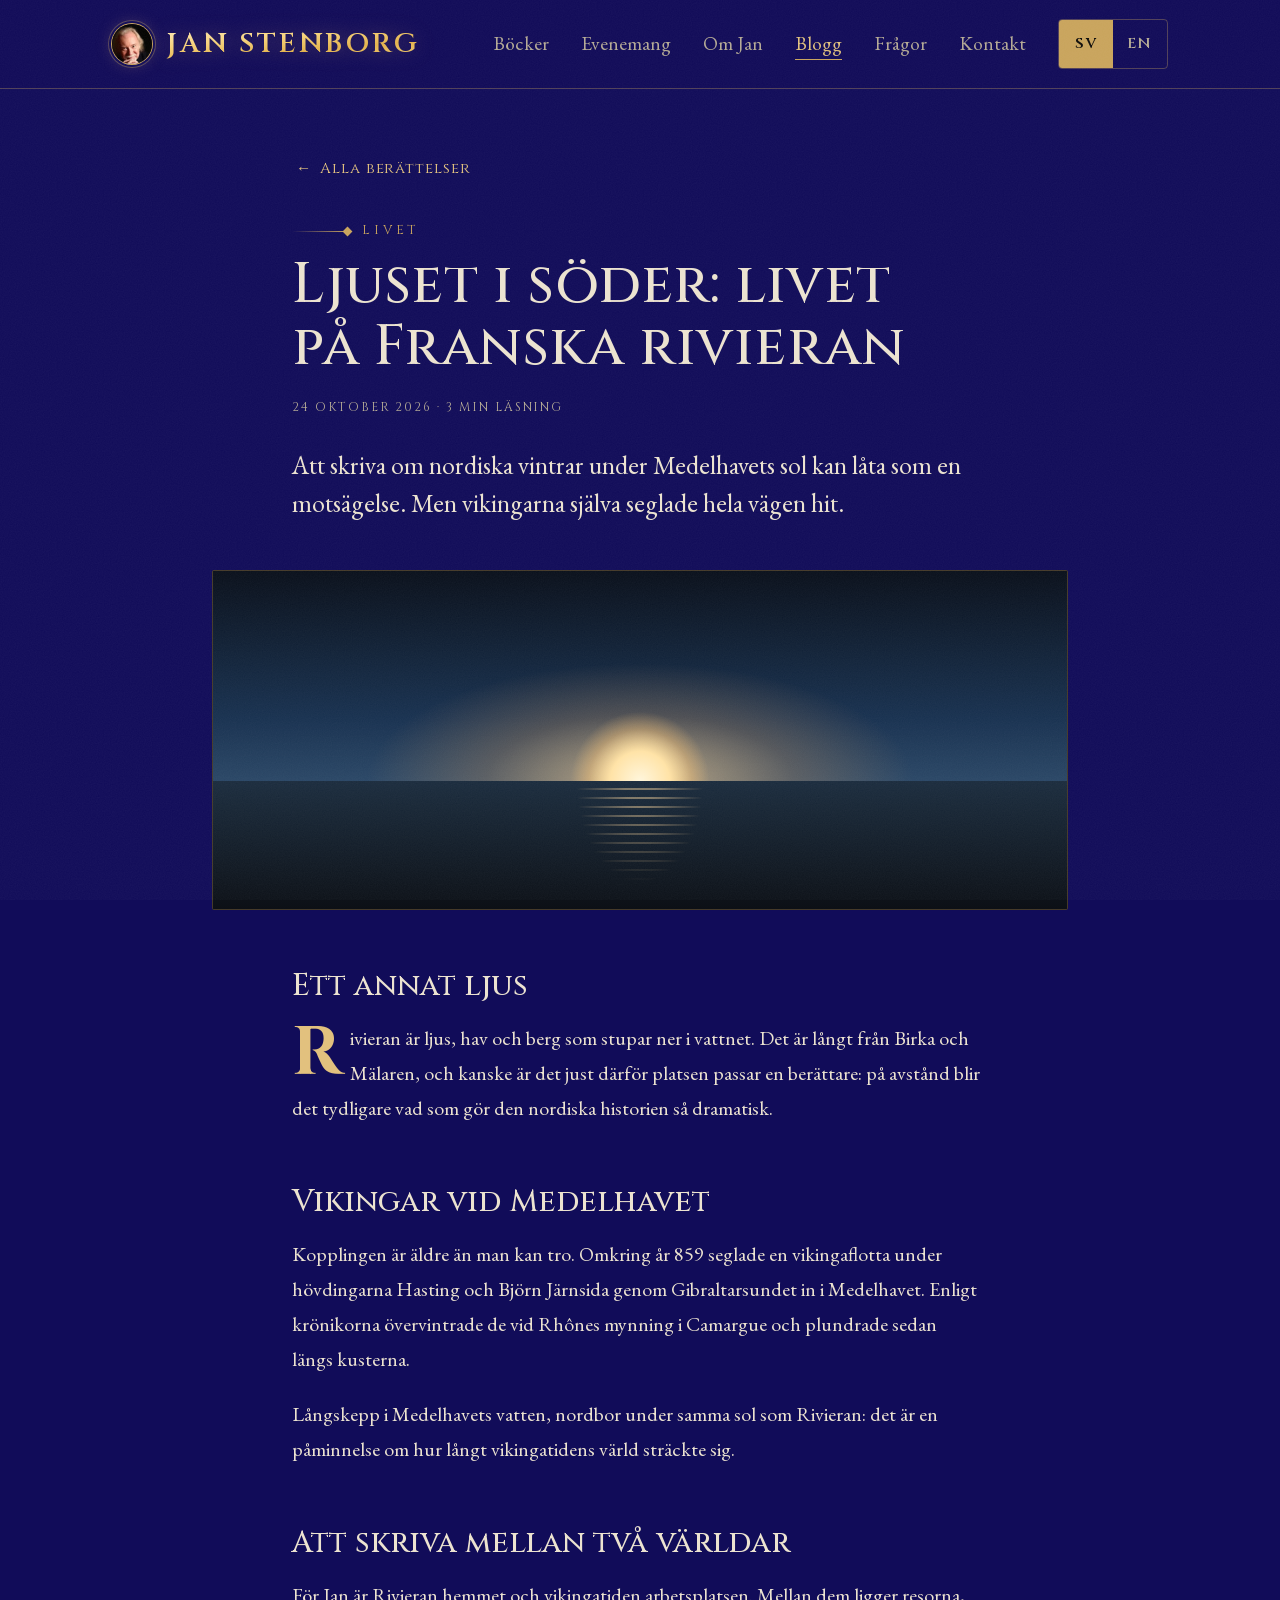
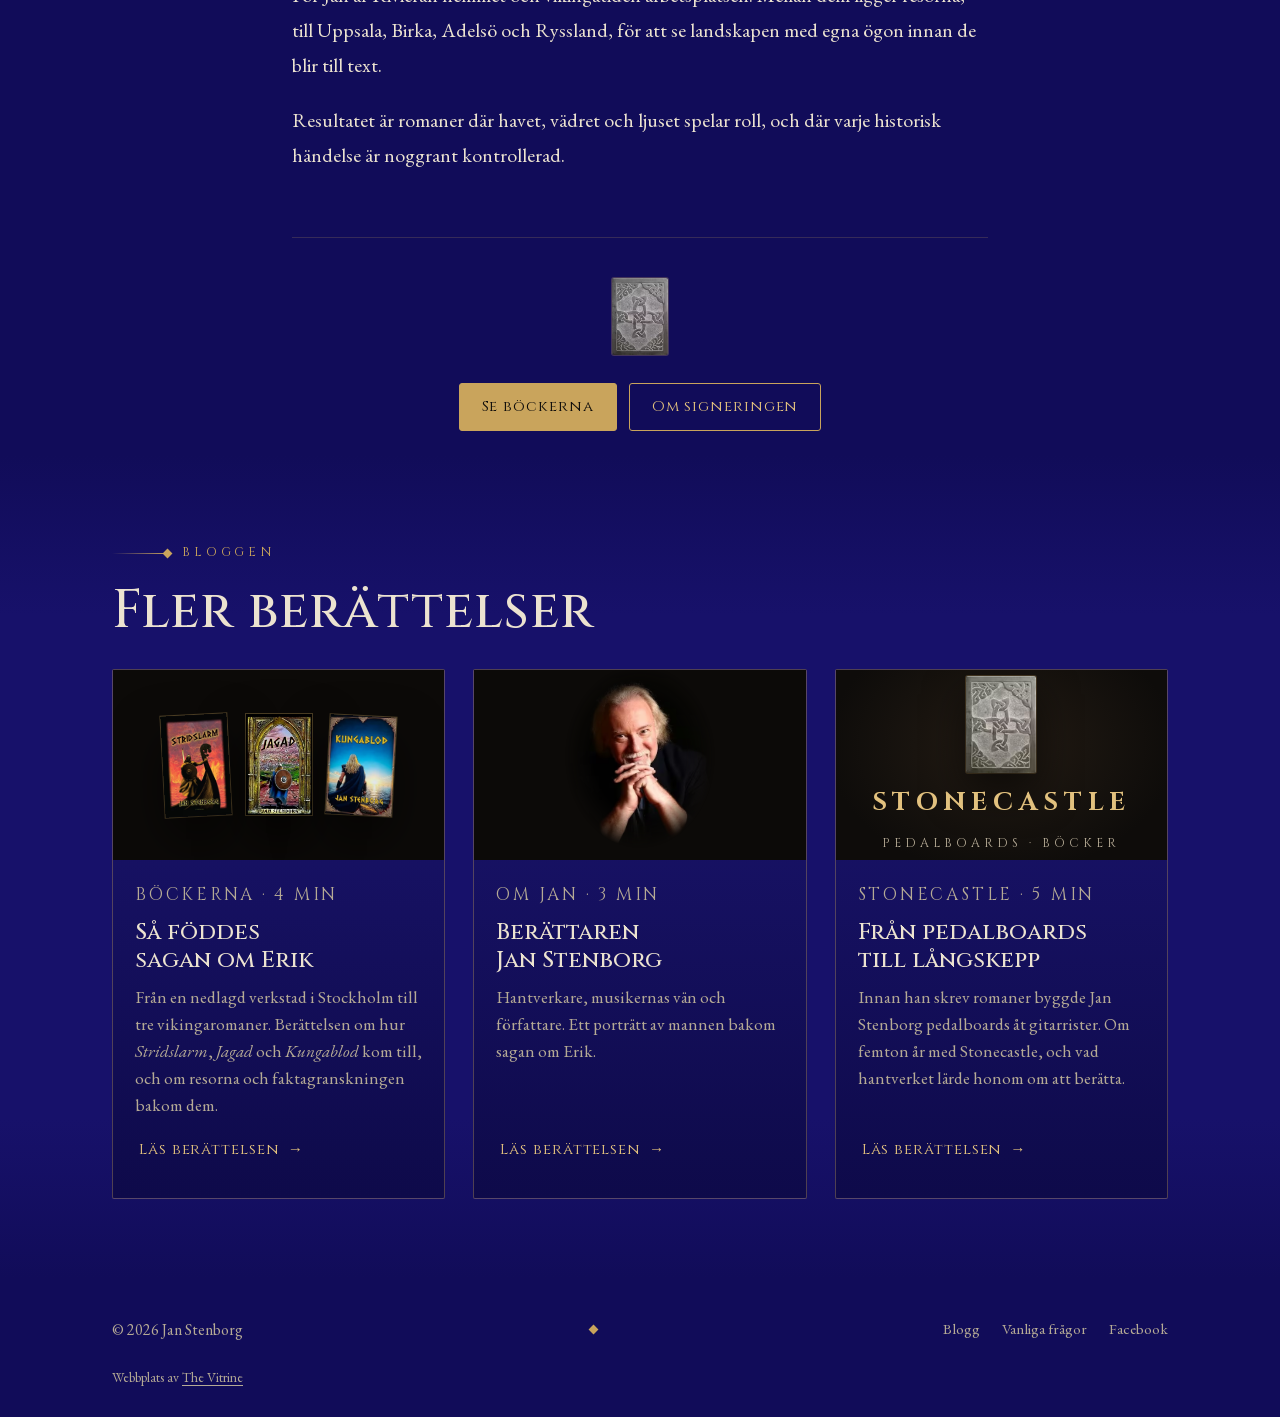
<file: blogg/livet-pa-franska-rivieran/index.html>
<!doctype html>
<html lang="sv" data-lang="sv" data-title-sv="Ljuset i söder: livet på Franska rivieran – Jan Stenborg" data-title-en="Southern light: life on the French Riviera – Jan Stenborg">
<head>
  <meta charset="utf-8">
  <meta name="viewport" content="width=device-width, initial-scale=1, viewport-fit=cover">
  <title>Ljuset i söder: livet på Franska rivieran – Jan Stenborg</title>
  <meta name="description" content="Att skriva om nordiska vintrar under Medelhavets sol kan låta som en motsägelse. Men vikingarna själva seglade hela vägen hit.">
  <meta name="theme-color" content="#0f0d0b">
  <meta name="referrer" content="strict-origin-when-cross-origin">
  <link rel="icon" href="/favicon.svg" type="image/svg+xml">
  <link rel="icon" href="/favicon-32.png" sizes="32x32" type="image/png">
  <link rel="apple-touch-icon" href="/apple-touch-icon.png">
  <meta property="og:type" content="article">
  <meta property="og:site_name" content="Jan Stenborg">
  <meta property="og:locale" content="sv_SE">
  <meta property="og:title" content="Ljuset i söder: livet på Franska rivieran – Jan Stenborg">
  <meta property="og:description" content="Att skriva om nordiska vintrar under Medelhavets sol kan låta som en motsägelse. Men vikingarna själva seglade hela vägen hit.">
  <link rel="canonical" href="https://janstenborg.com/blogg/livet-pa-franska-rivieran/">
  <link rel="alternate" hreflang="sv" href="https://janstenborg.com/blogg/livet-pa-franska-rivieran/">
  <link rel="alternate" hreflang="x-default" href="https://janstenborg.com/blogg/livet-pa-franska-rivieran/">
  <meta property="og:url" content="https://janstenborg.com/blogg/livet-pa-franska-rivieran/">
  <meta property="og:image" content="https://janstenborg.com/images/share.jpg">
  <meta name="twitter:card" content="summary_large_image">
  <link rel="preload" href="/fonts/cinzel.woff2" as="font" type="font/woff2" crossorigin>
  <link rel="preload" href="/fonts/eb-garamond.woff2" as="font" type="font/woff2" crossorigin>
  <link rel="stylesheet" href="/styles.css">
  <script src="/boot.js?v=2"></script>
  <script type="application/ld+json">
{
  "@context": "https://schema.org",
  "@type": "BlogPosting",
  "headline": "Ljuset i söder: livet på Franska rivieran",
  "description": "Att skriva om nordiska vintrar under Medelhavets sol kan låta som en motsägelse. Men vikingarna själva seglade hela vägen hit.",
  "datePublished": "2026-10-24",
  "inLanguage": "sv",
  "author": {
    "@type": "Person",
    "name": "Jan Stenborg",
    "jobTitle": "Författare",
    "url": "https://janstenborg.com/"
  },
  "image": "https://janstenborg.com/images/share.jpg",
  "url": "https://janstenborg.com/blogg/livet-pa-franska-rivieran/",
  "mainEntityOfPage": "https://janstenborg.com/blogg/livet-pa-franska-rivieran/"
}
  </script>
</head>
<body class="subpage">
<a class="skip" href="#main"><span lang="sv">Hoppa till innehållet</span><span lang="en" data-nosnippet>Skip to content</span></a>

<header class="site-header">
  <div class="wrap header-inner">
    <a class="brand" href="/">
      <picture class="brand-avatar">
        <source type="image/avif" srcset="/images/jan-avatar-112.avif 112w, /images/jan-avatar-168.avif 168w" sizes="40px">
        <source type="image/webp" srcset="/images/jan-avatar-112.webp 112w, /images/jan-avatar-168.webp 168w" sizes="40px">
        <img src="/images/jan-avatar.jpg" width="40" height="40" alt="">
      </picture>
      <span class="brand-name">Jan Stenborg</span>
    </a>
    <nav class="nav" aria-label="Meny" data-label-en="Menu">
      <a href="/#bocker"><span lang="sv">Böcker</span><span lang="en" data-nosnippet>Books</span></a>
      <a href="/#evenemang"><span lang="sv">Evenemang</span><span lang="en" data-nosnippet>Events</span></a>
      <a href="/#om"><span lang="sv">Om Jan</span><span lang="en" data-nosnippet>About</span></a>
      <a href="/blogg/" aria-current="page"><span lang="sv">Blogg</span><span lang="en" data-nosnippet>Blog</span></a>
      <a href="/fragor/"><span lang="sv">Frågor</span><span lang="en" data-nosnippet>FAQ</span></a>
      <a href="/#kontakt"><span lang="sv">Kontakt</span><span lang="en" data-nosnippet>Contact</span></a>
    </nav>
    <div class="lang-switch" role="group" aria-label="Språk / Language">
      <button type="button" data-set-lang="sv" aria-pressed="true">SV</button>
      <button type="button" data-set-lang="en" aria-pressed="false">EN</button>
    </div>
    <button type="button" class="menu-toggle" aria-expanded="false" aria-controls="site-menu" data-menu-toggle>
      <span class="menu-icon" aria-hidden="true"></span>
      <span class="visually-hidden"><span lang="sv">Meny</span><span lang="en" data-nosnippet>Menu</span></span>
    </button>
  </div>
</header>

<div class="menu-panel" id="site-menu" data-menu>
  <div class="menu-glow" aria-hidden="true"></div>
  <nav class="wrap menu-inner" aria-label="Meny" data-label-en="Menu">
    <ol class="menu-list">
      <li style="--i:0"><a href="/#bocker"><span class="menu-num">I</span><span lang="sv">Böckerna</span><span lang="en" data-nosnippet>The books</span></a></li>
      <li style="--i:1"><a href="/#evenemang"><span class="menu-num">II</span><span lang="sv">Evenemang</span><span lang="en" data-nosnippet>Events</span></a></li>
      <li style="--i:2"><a href="/#om"><span class="menu-num">III</span><span lang="sv">Om Jan</span><span lang="en" data-nosnippet>About Jan</span></a></li>
      <li style="--i:3"><a href="/#kontakt"><span class="menu-num">IV</span><span lang="sv">Kontakt</span><span lang="en" data-nosnippet>Contact</span></a></li>
    </ol>
    <ul class="menu-list menu-more">
      <li style="--i:4"><a href="/blogg/" aria-current="page"><span class="menu-num" aria-hidden="true">·</span><span lang="sv">Blogg</span><span lang="en" data-nosnippet>Blog</span></a></li>
      <li style="--i:5"><a href="/fragor/"><span class="menu-num" aria-hidden="true">·</span><span lang="sv">Vanliga frågor</span><span lang="en" data-nosnippet>FAQ</span></a></li>
    </ul>
    <div class="menu-foot" style="--i:6">
      <a class="btn btn-gold" href="/#evenemang" data-track="Menu: signing"><span lang="sv">Kom på signeringen</span><span lang="en" data-nosnippet>Come to the signing</span></a>
      <div class="lang-switch" role="group" aria-label="Språk / Language">
        <button type="button" data-set-lang="sv" aria-pressed="true">SV</button>
        <button type="button" data-set-lang="en" aria-pressed="false">EN</button>
      </div>
    </div>
  </nav>
</div>

<main id="main">
  <article class="post">
    <div class="wrap post-wrap">
      <a class="text-link post-back" href="/blogg/"><span class="text-link-arrow" aria-hidden="true">←</span> <span lang="sv">Alla berättelser</span><span lang="en" data-nosnippet>All stories</span></a>
      <header class="post-head" data-reveal="title">
        <p class="chapter-mark"><span class="chapter-rule" aria-hidden="true"></span><span lang="sv">Livet</span><span lang="en" data-nosnippet>Life</span></p>
        <h1 class="post-title"><span lang="sv">Ljuset i söder: livet på Franska rivieran</span><span lang="en" data-nosnippet>Southern light: life on the French Riviera</span></h1>
        <p class="post-meta"><span lang="sv">24 oktober 2026</span><span lang="en" data-nosnippet>24 October 2026</span> · <span lang="sv">3 min läsning</span><span lang="en" data-nosnippet>3 min read</span></p>
      </header>
      <p class="post-lead" data-reveal><span lang="sv">Att skriva om nordiska vintrar under Medelhavets sol kan låta som en motsägelse. Men vikingarna själva seglade hela vägen hit.</span><span lang="en" data-nosnippet>Writing about northern winters under the Mediterranean sun may sound like a contradiction. But the Vikings themselves sailed all the way here.</span></p>
    </div>
    <div class="wrap post-visual-wrap" data-reveal><div class="post-visual post-scene post-sea" aria-hidden="true"><span class="ps-sky"></span><span class="ps-sun"></span><span class="ps-sea"></span><span class="ps-path"></span></div></div>
    <div class="wrap post-wrap post-body">
        <h2 data-reveal><span lang="sv">Ett annat ljus</span><span lang="en" data-nosnippet>A different light</span></h2>
        <p data-reveal><span lang="sv">Rivieran är ljus, hav och berg som stupar ner i vattnet. Det är långt från Birka och Mälaren, och kanske är det just därför platsen passar en berättare: på avstånd blir det tydligare vad som gör den nordiska historien så dramatisk.</span><span lang="en" data-nosnippet>The Riviera is light, sea and mountains dropping into the water. It is a long way from Birka and Lake Mälaren, and perhaps that is exactly why it suits a storyteller: from a distance it becomes clearer what makes northern history so dramatic.</span></p>
        <h2 data-reveal><span lang="sv">Vikingar vid Medelhavet</span><span lang="en" data-nosnippet>Vikings in the Mediterranean</span></h2>
        <p data-reveal><span lang="sv">Kopplingen är äldre än man kan tro. Omkring år 859 seglade en vikingaflotta under hövdingarna Hasting och Björn Järnsida genom Gibraltarsundet in i Medelhavet. Enligt krönikorna övervintrade de vid Rhônes mynning i Camargue och plundrade sedan längs kusterna.</span><span lang="en" data-nosnippet>The connection is older than you might think. Around 859, a Viking fleet led by the chieftains Hastein and Björn Ironside sailed through the Strait of Gibraltar into the Mediterranean. According to the chronicles they wintered at the mouth of the Rhône in the Camargue and then raided along the coasts.</span></p>
        <p data-reveal><span lang="sv">Långskepp i Medelhavets vatten, nordbor under samma sol som Rivieran: det är en påminnelse om hur långt vikingatidens värld sträckte sig.</span><span lang="en" data-nosnippet>Longships in Mediterranean waters, Norsemen under the same sun as the Riviera: a reminder of how far the Viking world reached.</span></p>
        <h2 data-reveal><span lang="sv">Att skriva mellan två världar</span><span lang="en" data-nosnippet>Writing between two worlds</span></h2>
        <p data-reveal><span lang="sv">För Jan är Rivieran hemmet och vikingatiden arbetsplatsen. Mellan dem ligger resorna, till Uppsala, Birka, Adelsö och Ryssland, för att se landskapen med egna ögon innan de blir till text.</span><span lang="en" data-nosnippet>For Jan, the Riviera is home and the Viking age is the workplace. Between them lie the journeys, to Uppsala, Birka, Adelsö and Russia, to see the landscapes first-hand before they become text.</span></p>
        <p data-reveal><span lang="sv">Resultatet är romaner där havet, vädret och ljuset spelar roll, och där varje historisk händelse är noggrant kontrollerad.</span><span lang="en" data-nosnippet>The result is novels where the sea, the weather and the light matter, and where every historical event has been carefully checked.</span></p>
      <footer class="post-foot" data-reveal>
        <picture class="post-seal" aria-hidden="true"><source type="image/avif" srcset="/images/emblem-stone-96.avif 1x, /images/emblem-stone-240.avif 2x"><source type="image/webp" srcset="/images/emblem-stone-96.webp 1x, /images/emblem-stone-240.webp 2x"><img src="/images/emblem-stone.jpg" width="96" height="132" loading="lazy" alt=""></picture>
        <div class="actions">
          <a class="btn btn-gold" href="/#bocker"><span lang="sv">Se böckerna</span><span lang="en" data-nosnippet>See the books</span></a>
          <a class="btn btn-ghost" href="/#evenemang"><span lang="sv">Om signeringen</span><span lang="en" data-nosnippet>About the signing</span></a>
        </div>
      </footer>
    </div>
  </article>

  <section class="section section-dark more-stories">
    <div class="wrap">
      <header class="chapter" data-reveal="title">
        <p class="chapter-mark"><span class="chapter-rule" aria-hidden="true"></span><span lang="sv">Bloggen</span><span lang="en" data-nosnippet>The blog</span></p>
        <h2 class="chapter-title"><span lang="sv">Fler berättelser</span><span lang="en" data-nosnippet>More stories</span></h2>
      </header>
      <div class="story-grid">
        <article class="story-card" data-reveal>
          <a class="story-link" href="/blogg/sa-foddes-sagan-om-erik/">
            <div class="story-visual"><div class="post-visual post-covers" role="img" aria-label="Omslagen till Stridslarm, Jagad och Kungablod" data-label-en="The covers of Stridslarm, Jagad and Kungablod"><picture><source type="image/avif" srcset="/images/stridslarm-360.avif"><source type="image/webp" srcset="/images/stridslarm-360.webp"><img src="/images/stridslarm.jpg" width="919" height="1400" loading="lazy" alt=""></picture><picture><source type="image/avif" srcset="/images/jagad-240.avif"><source type="image/webp" srcset="/images/jagad-240.webp"><img src="/images/jagad.jpg" width="362" height="552" loading="lazy" alt=""></picture><picture><source type="image/avif" srcset="/images/kungablod-320.avif"><source type="image/webp" srcset="/images/kungablod-320.webp"><img src="/images/kungablod.jpg" width="628" height="938" loading="lazy" alt=""></picture></div></div>
            <div class="story-text">
              <p class="story-tag"><span lang="sv">Böckerna</span><span lang="en" data-nosnippet>The books</span> · <span lang="sv">4 min</span><span lang="en" data-nosnippet>4 min</span></p>
              <h3 class="story-title"><span lang="sv">Så föddes sagan om Erik</span><span lang="en" data-nosnippet>How the saga of Erik was born</span></h3>
              <p><span lang="sv">Från en nedlagd verkstad i Stockholm till tre vikingaromaner. Berättelsen om hur <em>Stridslarm</em>, <em>Jagad</em> och <em>Kungablod</em> kom till, och om resorna och faktagranskningen bakom dem.</span><span lang="en" data-nosnippet>From a closed workshop in Stockholm to three Viking novels: how <em>Stridslarm</em>, <em>Jagad</em> and <em>Kungablod</em> came to be, and the travel and fact-checking behind them.</span></p>
              <span class="text-link"><span lang="sv">Läs berättelsen</span><span lang="en" data-nosnippet>Read the story</span> <span class="text-link-arrow" aria-hidden="true">→</span></span>
            </div>
          </a>
        </article>
        <article class="story-card" data-reveal>
          <a class="story-link" href="/blogg/berattaren-jan-stenborg/">
            <div class="story-visual"><div class="post-visual post-portrait"><picture><source type="image/avif" srcset="/images/jan-stenborg-388.avif 388w" sizes="(max-width: 700px) 92vw, 680px"><source type="image/webp" srcset="/images/jan-stenborg-388.webp 388w" sizes="(max-width: 700px) 92vw, 680px"><img src="/images/jan-stenborg.jpg" width="388" height="515" loading="lazy" alt="Porträtt av Jan Stenborg" data-alt-en="Portrait of Jan Stenborg"></picture></div></div>
            <div class="story-text">
              <p class="story-tag"><span lang="sv">Om Jan</span><span lang="en" data-nosnippet>About Jan</span> · <span lang="sv">3 min</span><span lang="en" data-nosnippet>3 min</span></p>
              <h3 class="story-title"><span lang="sv">Berättaren Jan Stenborg</span><span lang="en" data-nosnippet>Jan Stenborg, storyteller</span></h3>
              <p><span lang="sv">Hantverkare, musikernas vän och författare. Ett porträtt av mannen bakom sagan om Erik.</span><span lang="en" data-nosnippet>Craftsman, friend of musicians and author: a portrait of the man behind the saga of Erik.</span></p>
              <span class="text-link"><span lang="sv">Läs berättelsen</span><span lang="en" data-nosnippet>Read the story</span> <span class="text-link-arrow" aria-hidden="true">→</span></span>
            </div>
          </a>
        </article>
        <article class="story-card" data-reveal>
          <a class="story-link" href="/blogg/fran-pedalboards-till-langskepp/">
            <div class="story-visual"><div class="post-visual post-scene post-plate" aria-hidden="true"><picture class="plate-emblem"><source type="image/avif" srcset="/images/emblem-stone-96.avif 1x, /images/emblem-stone-480.avif 2x"><source type="image/webp" srcset="/images/emblem-stone-96.webp 1x, /images/emblem-stone-480.webp 2x"><img src="/images/emblem-stone.jpg" width="480" height="659" loading="lazy" alt=""></picture><span class="plate-name">Stonecastle</span><span class="plate-sub"><span lang="sv">Pedalboards · Böcker</span><span lang="en" data-nosnippet>Pedalboards · Books</span></span></div></div>
            <div class="story-text">
              <p class="story-tag"><span lang="sv">Stonecastle</span><span lang="en" data-nosnippet>Stonecastle</span> · <span lang="sv">5 min</span><span lang="en" data-nosnippet>5 min</span></p>
              <h3 class="story-title"><span lang="sv">Från pedalboards till långskepp</span><span lang="en" data-nosnippet>From pedalboards to longships</span></h3>
              <p><span lang="sv">Innan han skrev romaner byggde Jan Stenborg pedalboards åt gitarrister. Om femton år med Stonecastle, och vad hantverket lärde honom om att berätta.</span><span lang="en" data-nosnippet>Before he wrote novels, Jan Stenborg built pedalboards for guitarists: fifteen years with Stonecastle, and what the craft taught him about storytelling.</span></p>
              <span class="text-link"><span lang="sv">Läs berättelsen</span><span lang="en" data-nosnippet>Read the story</span> <span class="text-link-arrow" aria-hidden="true">→</span></span>
            </div>
          </a>
        </article>
      </div>
    </div>
  </section>
</main>

<footer class="site-footer">
  <div class="wrap footer-inner">
    <span class="footer-mark" aria-hidden="true"></span>
    <p>© <span id="year">2026</span> Jan Stenborg</p>
    <nav class="footer-links" aria-label="Mer" data-label-en="More">
      <a href="/blogg/"><span lang="sv">Blogg</span><span lang="en" data-nosnippet>Blog</span></a>
      <a href="/fragor/"><span lang="sv">Vanliga frågor</span><span lang="en" data-nosnippet>FAQ</span></a>
      <a href="https://www.facebook.com/Stridslarm.Bok" target="_blank" rel="noopener" data-track="Facebook">Facebook</a>
    </nav>
    <p class="footer-credit"><span lang="sv">Webbplats av <a href="https://thevitrine.fr/" target="_blank" rel="noopener">The Vitrine</a></span><span lang="en" data-nosnippet>Website by <a href="https://thevitrine.fr/en/" target="_blank" rel="noopener">The Vitrine</a></span></p>
  </div>
</footer>

<script src="/script.js"></script>
</body>
</html>
</file>
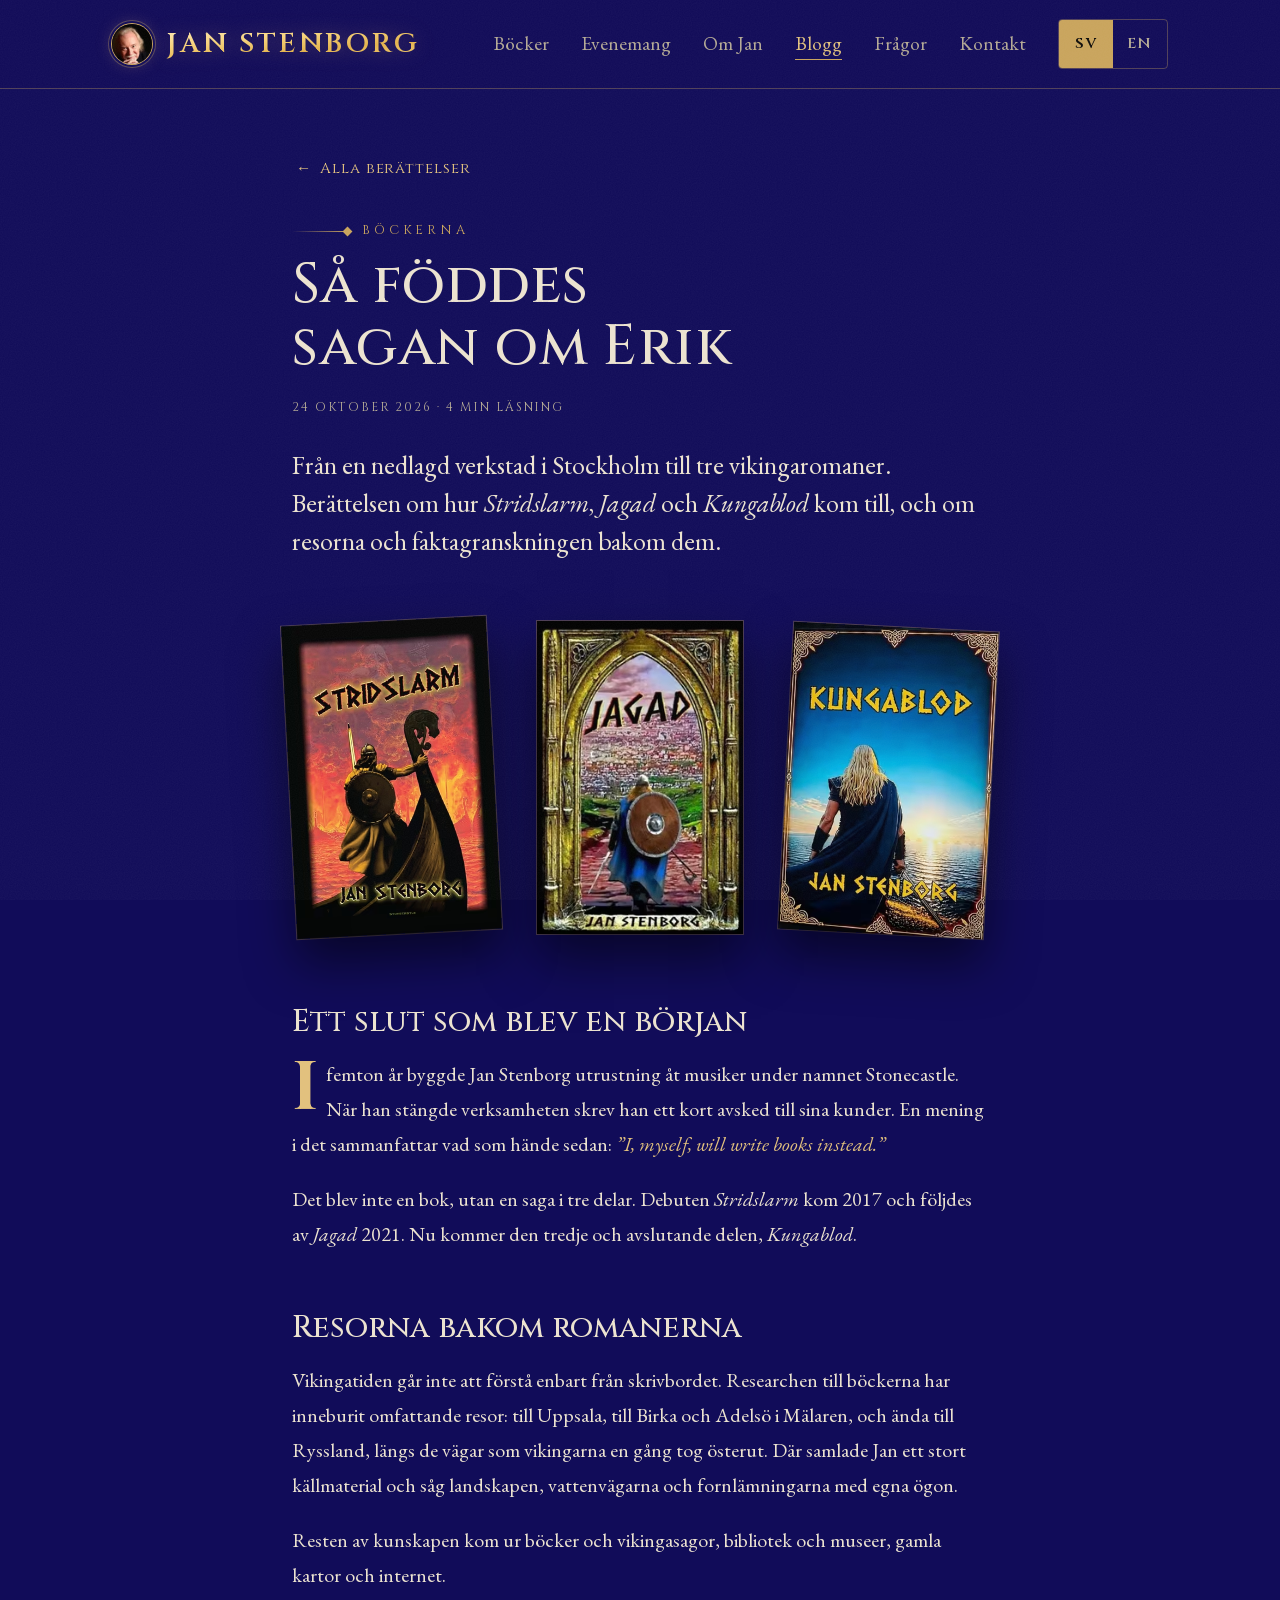
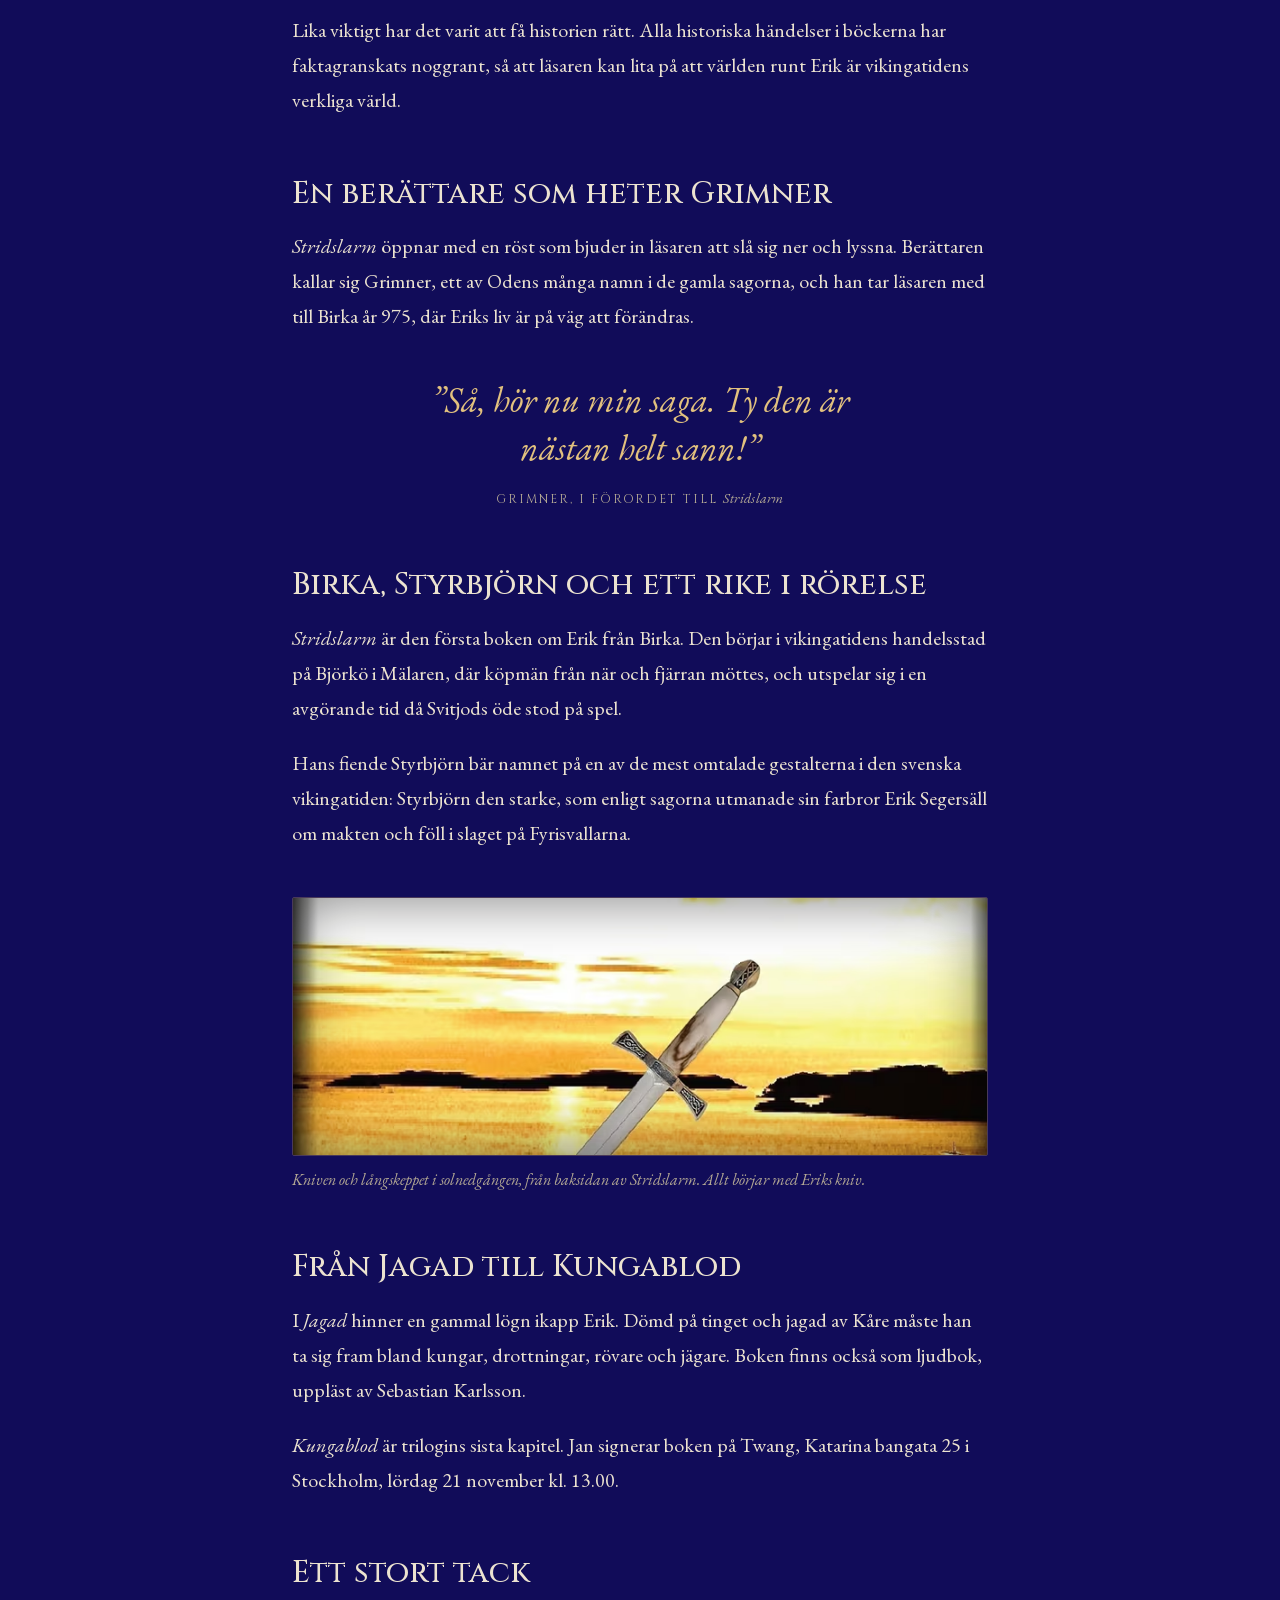
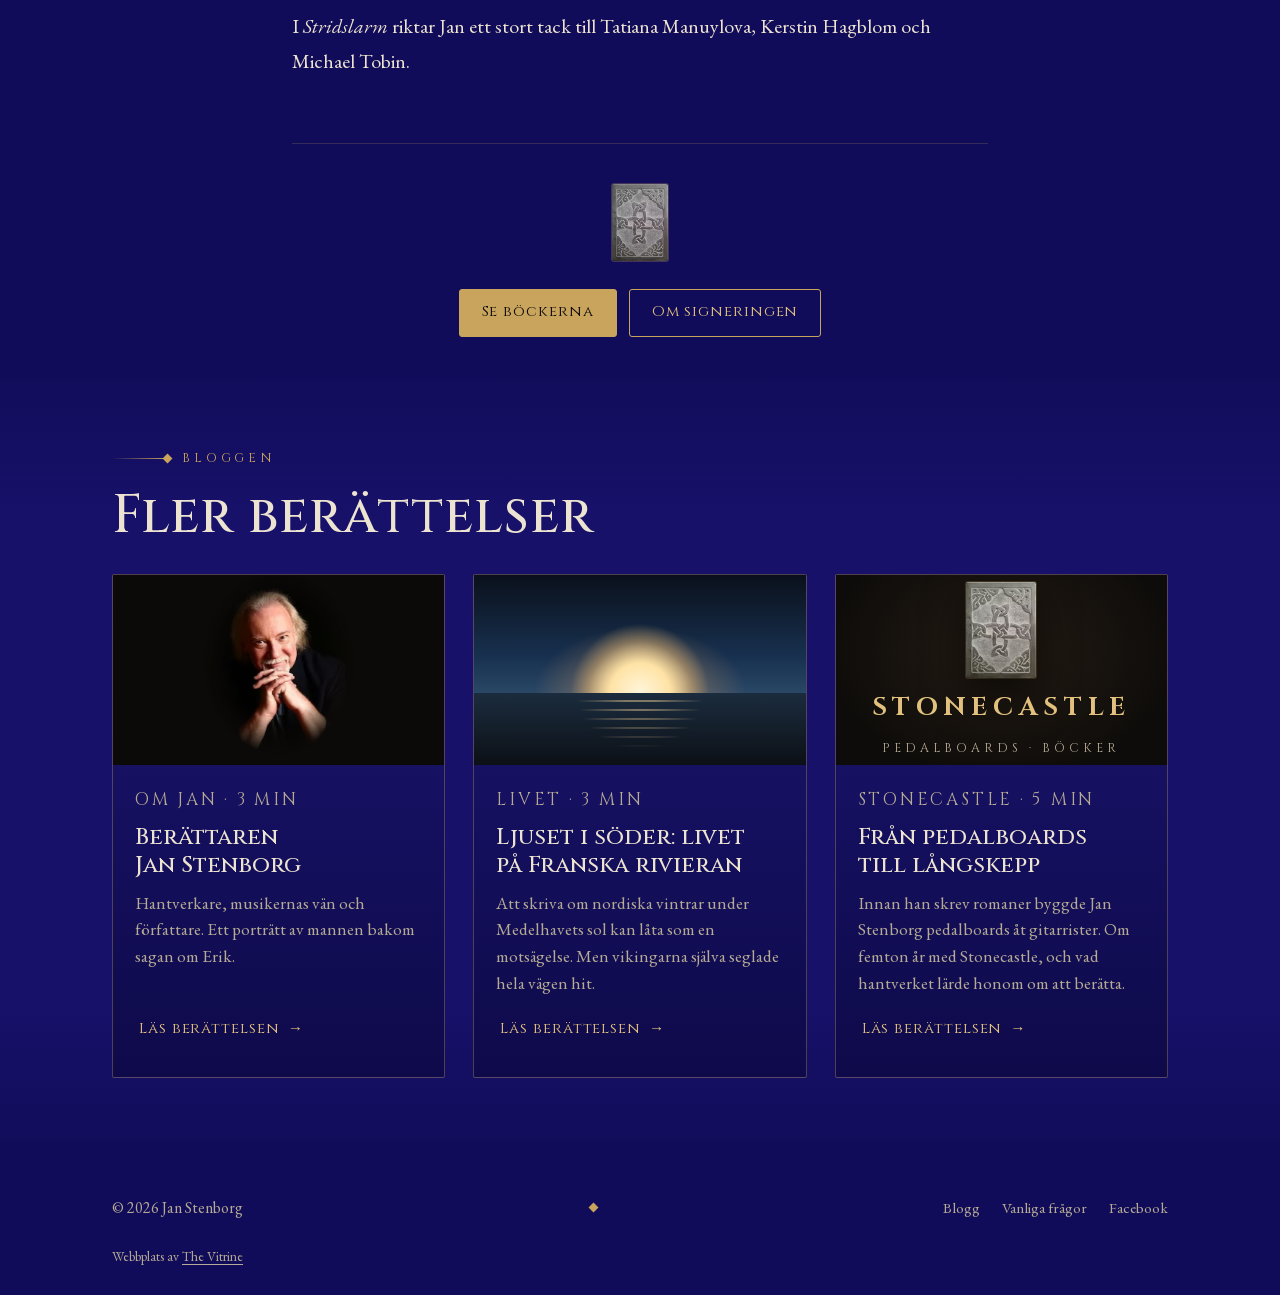
<file: blogg/sa-foddes-sagan-om-erik/index.html>
<!doctype html>
<html lang="sv" data-lang="sv" data-title-sv="Så föddes sagan om Erik – Jan Stenborg" data-title-en="How the saga of Erik was born – Jan Stenborg">
<head>
  <meta charset="utf-8">
  <meta name="viewport" content="width=device-width, initial-scale=1, viewport-fit=cover">
  <title>Så föddes sagan om Erik – Jan Stenborg</title>
  <meta name="description" content="Från en nedlagd verkstad i Stockholm till tre vikingaromaner. Berättelsen om hur Stridslarm, Jagad och Kungablod kom till, och om resorna och faktagranskningen bakom dem.">
  <meta name="theme-color" content="#0f0d0b">
  <meta name="referrer" content="strict-origin-when-cross-origin">
  <link rel="icon" href="/favicon.svg" type="image/svg+xml">
  <link rel="icon" href="/favicon-32.png" sizes="32x32" type="image/png">
  <link rel="apple-touch-icon" href="/apple-touch-icon.png">
  <meta property="og:type" content="article">
  <meta property="og:site_name" content="Jan Stenborg">
  <meta property="og:locale" content="sv_SE">
  <meta property="og:title" content="Så föddes sagan om Erik – Jan Stenborg">
  <meta property="og:description" content="Från en nedlagd verkstad i Stockholm till tre vikingaromaner. Berättelsen om hur Stridslarm, Jagad och Kungablod kom till, och om resorna och faktagranskningen bakom dem.">
  <link rel="canonical" href="https://janstenborg.com/blogg/sa-foddes-sagan-om-erik/">
  <link rel="alternate" hreflang="sv" href="https://janstenborg.com/blogg/sa-foddes-sagan-om-erik/">
  <link rel="alternate" hreflang="x-default" href="https://janstenborg.com/blogg/sa-foddes-sagan-om-erik/">
  <meta property="og:url" content="https://janstenborg.com/blogg/sa-foddes-sagan-om-erik/">
  <meta property="og:image" content="https://janstenborg.comknife">
  <meta name="twitter:card" content="summary_large_image">
  <link rel="preload" href="/fonts/cinzel.woff2" as="font" type="font/woff2" crossorigin>
  <link rel="preload" href="/fonts/eb-garamond.woff2" as="font" type="font/woff2" crossorigin>
  <link rel="stylesheet" href="/styles.css">
  <script src="/boot.js?v=2"></script>
  <script type="application/ld+json">
{
  "@context": "https://schema.org",
  "@type": "BlogPosting",
  "headline": "Så föddes sagan om Erik",
  "description": "Från en nedlagd verkstad i Stockholm till tre vikingaromaner. Berättelsen om hur Stridslarm, Jagad och Kungablod kom till, och om resorna och faktagranskningen bakom dem.",
  "datePublished": "2026-10-24",
  "inLanguage": "sv",
  "author": {
    "@type": "Person",
    "name": "Jan Stenborg",
    "jobTitle": "Författare",
    "url": "https://janstenborg.com/"
  },
  "image": "https://janstenborg.com/images/share.jpg",
  "url": "https://janstenborg.com/blogg/sa-foddes-sagan-om-erik/",
  "mainEntityOfPage": "https://janstenborg.com/blogg/sa-foddes-sagan-om-erik/"
}
  </script>
</head>
<body class="subpage">
<a class="skip" href="#main"><span lang="sv">Hoppa till innehållet</span><span lang="en" data-nosnippet>Skip to content</span></a>

<header class="site-header">
  <div class="wrap header-inner">
    <a class="brand" href="/">
      <picture class="brand-avatar">
        <source type="image/avif" srcset="/images/jan-avatar-112.avif 112w, /images/jan-avatar-168.avif 168w" sizes="40px">
        <source type="image/webp" srcset="/images/jan-avatar-112.webp 112w, /images/jan-avatar-168.webp 168w" sizes="40px">
        <img src="/images/jan-avatar.jpg" width="40" height="40" alt="">
      </picture>
      <span class="brand-name">Jan Stenborg</span>
    </a>
    <nav class="nav" aria-label="Meny" data-label-en="Menu">
      <a href="/#bocker"><span lang="sv">Böcker</span><span lang="en" data-nosnippet>Books</span></a>
      <a href="/#evenemang"><span lang="sv">Evenemang</span><span lang="en" data-nosnippet>Events</span></a>
      <a href="/#om"><span lang="sv">Om Jan</span><span lang="en" data-nosnippet>About</span></a>
      <a href="/blogg/" aria-current="page"><span lang="sv">Blogg</span><span lang="en" data-nosnippet>Blog</span></a>
      <a href="/fragor/"><span lang="sv">Frågor</span><span lang="en" data-nosnippet>FAQ</span></a>
      <a href="/#kontakt"><span lang="sv">Kontakt</span><span lang="en" data-nosnippet>Contact</span></a>
    </nav>
    <div class="lang-switch" role="group" aria-label="Språk / Language">
      <button type="button" data-set-lang="sv" aria-pressed="true">SV</button>
      <button type="button" data-set-lang="en" aria-pressed="false">EN</button>
    </div>
    <button type="button" class="menu-toggle" aria-expanded="false" aria-controls="site-menu" data-menu-toggle>
      <span class="menu-icon" aria-hidden="true"></span>
      <span class="visually-hidden"><span lang="sv">Meny</span><span lang="en" data-nosnippet>Menu</span></span>
    </button>
  </div>
</header>

<div class="menu-panel" id="site-menu" data-menu>
  <div class="menu-glow" aria-hidden="true"></div>
  <nav class="wrap menu-inner" aria-label="Meny" data-label-en="Menu">
    <ol class="menu-list">
      <li style="--i:0"><a href="/#bocker"><span class="menu-num">I</span><span lang="sv">Böckerna</span><span lang="en" data-nosnippet>The books</span></a></li>
      <li style="--i:1"><a href="/#evenemang"><span class="menu-num">II</span><span lang="sv">Evenemang</span><span lang="en" data-nosnippet>Events</span></a></li>
      <li style="--i:2"><a href="/#om"><span class="menu-num">III</span><span lang="sv">Om Jan</span><span lang="en" data-nosnippet>About Jan</span></a></li>
      <li style="--i:3"><a href="/#kontakt"><span class="menu-num">IV</span><span lang="sv">Kontakt</span><span lang="en" data-nosnippet>Contact</span></a></li>
    </ol>
    <ul class="menu-list menu-more">
      <li style="--i:4"><a href="/blogg/" aria-current="page"><span class="menu-num" aria-hidden="true">·</span><span lang="sv">Blogg</span><span lang="en" data-nosnippet>Blog</span></a></li>
      <li style="--i:5"><a href="/fragor/"><span class="menu-num" aria-hidden="true">·</span><span lang="sv">Vanliga frågor</span><span lang="en" data-nosnippet>FAQ</span></a></li>
    </ul>
    <div class="menu-foot" style="--i:6">
      <a class="btn btn-gold" href="/#evenemang" data-track="Menu: signing"><span lang="sv">Kom på signeringen</span><span lang="en" data-nosnippet>Come to the signing</span></a>
      <div class="lang-switch" role="group" aria-label="Språk / Language">
        <button type="button" data-set-lang="sv" aria-pressed="true">SV</button>
        <button type="button" data-set-lang="en" aria-pressed="false">EN</button>
      </div>
    </div>
  </nav>
</div>

<main id="main">
  <article class="post">
    <div class="wrap post-wrap">
      <a class="text-link post-back" href="/blogg/"><span class="text-link-arrow" aria-hidden="true">←</span> <span lang="sv">Alla berättelser</span><span lang="en" data-nosnippet>All stories</span></a>
      <header class="post-head" data-reveal="title">
        <p class="chapter-mark"><span class="chapter-rule" aria-hidden="true"></span><span lang="sv">Böckerna</span><span lang="en" data-nosnippet>The books</span></p>
        <h1 class="post-title"><span lang="sv">Så föddes sagan om Erik</span><span lang="en" data-nosnippet>How the saga of Erik was born</span></h1>
        <p class="post-meta"><span lang="sv">24 oktober 2026</span><span lang="en" data-nosnippet>24 October 2026</span> · <span lang="sv">4 min läsning</span><span lang="en" data-nosnippet>4 min read</span></p>
      </header>
      <p class="post-lead" data-reveal><span lang="sv">Från en nedlagd verkstad i Stockholm till tre vikingaromaner. Berättelsen om hur <em>Stridslarm</em>, <em>Jagad</em> och <em>Kungablod</em> kom till, och om resorna och faktagranskningen bakom dem.</span><span lang="en" data-nosnippet>From a closed workshop in Stockholm to three Viking novels: how <em>Stridslarm</em>, <em>Jagad</em> and <em>Kungablod</em> came to be, and the travel and fact-checking behind them.</span></p>
    </div>
    <div class="wrap post-visual-wrap" data-reveal><div class="post-visual post-covers" role="img" aria-label="Omslagen till Stridslarm, Jagad och Kungablod" data-label-en="The covers of Stridslarm, Jagad and Kungablod"><picture><source type="image/avif" srcset="/images/stridslarm-360.avif"><source type="image/webp" srcset="/images/stridslarm-360.webp"><img src="/images/stridslarm.jpg" width="919" height="1400" loading="lazy" alt=""></picture><picture><source type="image/avif" srcset="/images/jagad-240.avif"><source type="image/webp" srcset="/images/jagad-240.webp"><img src="/images/jagad.jpg" width="362" height="552" loading="lazy" alt=""></picture><picture><source type="image/avif" srcset="/images/kungablod-320.avif"><source type="image/webp" srcset="/images/kungablod-320.webp"><img src="/images/kungablod.jpg" width="628" height="938" loading="lazy" alt=""></picture></div></div>
    <div class="wrap post-wrap post-body">
        <h2 data-reveal><span lang="sv">Ett slut som blev en början</span><span lang="en" data-nosnippet>An ending that became a beginning</span></h2>
        <p data-reveal><span lang="sv">I femton år byggde Jan Stenborg utrustning åt musiker under namnet Stonecastle. När han stängde verksamheten skrev han ett kort avsked till sina kunder. En mening i det sammanfattar vad som hände sedan: <q class="quote">I, myself, will write books instead.</q></span><span lang="en" data-nosnippet>For fifteen years Jan Stenborg built equipment for musicians under the name Stonecastle. When he closed the business, he wrote a short farewell to his customers. One line in it sums up what came next: <q class="quote">I, myself, will write books instead.</q></span></p>
        <p data-reveal><span lang="sv">Det blev inte en bok, utan en saga i tre delar. Debuten <em>Stridslarm</em> kom 2017 och följdes av <em>Jagad</em> 2021. Nu kommer den tredje och avslutande delen, <em>Kungablod</em>.</span><span lang="en" data-nosnippet>It turned out to be not one book but a saga in three parts. His debut, <em>Stridslarm</em>, came out in 2017 and was followed by <em>Jagad</em> in 2021. Now comes the third and final part, <em>Kungablod</em>.</span></p>
        <h2 data-reveal><span lang="sv">Resorna bakom romanerna</span><span lang="en" data-nosnippet>The journeys behind the novels</span></h2>
        <p data-reveal><span lang="sv">Vikingatiden går inte att förstå enbart från skrivbordet. Researchen till böckerna har inneburit omfattande resor: till Uppsala, till Birka och Adelsö i Mälaren, och ända till Ryssland, längs de vägar som vikingarna en gång tog österut. Där samlade Jan ett stort källmaterial och såg landskapen, vattenvägarna och fornlämningarna med egna ögon.</span><span lang="en" data-nosnippet>The Viking age can't be understood from a desk alone. Researching the books involved extensive travelling: to Uppsala, to Birka and Adelsö in Lake Mälaren, and all the way to Russia, along the routes the Vikings once took east. There Jan gathered a wealth of source material and saw the landscapes, waterways and ancient sites first-hand.</span></p>
        <p data-reveal><span lang="sv">Resten av kunskapen kom ur böcker och vikingasagor, bibliotek och museer, gamla kartor och internet.</span><span lang="en" data-nosnippet>The rest of the knowledge came from books and Viking sagas, libraries and museums, old maps and the internet.</span></p>
        <p data-reveal><span lang="sv">Lika viktigt har det varit att få historien rätt. Alla historiska händelser i böckerna har faktagranskats noggrant, så att läsaren kan lita på att världen runt Erik är vikingatidens verkliga värld.</span><span lang="en" data-nosnippet>Getting the history right has mattered just as much. Every historical event in the books has been rigorously fact-checked, so readers can trust that the world around Erik is the real world of the Viking age.</span></p>
        <h2 data-reveal><span lang="sv">En berättare som heter Grimner</span><span lang="en" data-nosnippet>A storyteller called Grimner</span></h2>
        <p data-reveal><span lang="sv"><em>Stridslarm</em> öppnar med en röst som bjuder in läsaren att slå sig ner och lyssna. Berättaren kallar sig Grimner, ett av Odens många namn i de gamla sagorna, och han tar läsaren med till Birka år 975, där Eriks liv är på väg att förändras.</span><span lang="en" data-nosnippet><em>Stridslarm</em> opens with a voice inviting the reader to sit down and listen. The narrator calls himself Grimner, one of Odin's many names in the old sagas, and he takes the reader to Birka in the year 975, where Erik's life is about to change.</span></p>
        <figure class="post-quote" data-reveal><blockquote><p><span lang="sv">Så, hör nu min saga. Ty den är nästan helt sann!</span><span lang="en" data-nosnippet>So, hear my saga now. For it is almost entirely true!</span></p></blockquote><figcaption><span lang="sv">Grimner, i förordet till <em>Stridslarm</em></span><span lang="en" data-nosnippet>Grimner, in the foreword to <em>Stridslarm</em></span></figcaption></figure>
        <h2 data-reveal><span lang="sv">Birka, Styrbjörn och ett rike i rörelse</span><span lang="en" data-nosnippet>Birka, Styrbjörn and a kingdom in motion</span></h2>
        <p data-reveal><span lang="sv"><em>Stridslarm</em> är den första boken om Erik från Birka. Den börjar i vikingatidens handelsstad på Björkö i Mälaren, där köpmän från när och fjärran möttes, och utspelar sig i en avgörande tid då Svitjods öde stod på spel.</span><span lang="en" data-nosnippet><em>Stridslarm</em> is the first book about Erik of Birka. It opens in the Viking-age trading town on the island of Björkö in Lake Mälaren, where merchants from near and far met, and is set in a decisive age when the fate of Svitjod hung in the balance.</span></p>
        <p data-reveal><span lang="sv">Hans fiende Styrbjörn bär namnet på en av de mest omtalade gestalterna i den svenska vikingatiden: Styrbjörn den starke, som enligt sagorna utmanade sin farbror Erik Segersäll om makten och föll i slaget på Fyrisvallarna.</span><span lang="en" data-nosnippet>His enemy Styrbjörn bears the name of one of the most famous figures of the Swedish Viking age: Styrbjörn the Strong, who according to the sagas challenged his uncle, Eric the Victorious, for power and fell at the Battle of Fýrisvellir.</span></p>
        <figure class="post-figure" data-reveal><div class="post-visual post-knife"><picture><source type="image/avif" srcset="/images/stridslarm-kniven-770.avif"><source type="image/webp" srcset="/images/stridslarm-kniven-770.webp"><img src="/images/stridslarm-kniven.jpg" width="770" height="285" loading="lazy" alt="En dolk i förgrunden och ett långskepp i solnedgången över havet" data-alt-en="A dagger in the foreground and a longship at sunset over the sea"></picture></div><figcaption><span lang="sv">Kniven och långskeppet i solnedgången, från baksidan av <em>Stridslarm</em>. Allt börjar med Eriks kniv.</span><span lang="en" data-nosnippet>The knife and the longship at sunset, from the back cover of <em>Stridslarm</em>. It all begins with Erik's knife.</span></figcaption></figure>
        <h2 data-reveal><span lang="sv">Från Jagad till Kungablod</span><span lang="en" data-nosnippet>From Jagad to Kungablod</span></h2>
        <p data-reveal><span lang="sv">I <em>Jagad</em> hinner en gammal lögn ikapp Erik. Dömd på tinget och jagad av Kåre måste han ta sig fram bland kungar, drottningar, rövare och jägare. Boken finns också som ljudbok, uppläst av Sebastian Karlsson.</span><span lang="en" data-nosnippet>In <em>Jagad</em> an old lie catches up with Erik. Condemned at the Thing and hunted by Kåre, he must survive kings, queens, robbers and hunters. The book is also an audiobook, read by Sebastian Karlsson.</span></p>
        <p data-reveal><span lang="sv"><em>Kungablod</em> är trilogins sista kapitel. Jan signerar boken på Twang, Katarina bangata 25 i Stockholm, lördag 21 november kl. 13.00.</span><span lang="en" data-nosnippet><em>Kungablod</em> is the trilogy's final chapter. Jan is signing it at Twang, Katarina bangata 25, Stockholm, on Saturday 21 November at 1 pm.</span></p>
        <h2 data-reveal><span lang="sv">Ett stort tack</span><span lang="en" data-nosnippet>With thanks</span></h2>
        <p data-reveal><span lang="sv">I <em>Stridslarm</em> riktar Jan ett stort tack till Tatiana Manuylova, Kerstin Hagblom och Michael Tobin.</span><span lang="en" data-nosnippet>In <em>Stridslarm</em>, Jan gives his warm thanks to Tatiana Manuylova, Kerstin Hagblom and Michael Tobin.</span></p>
      <footer class="post-foot" data-reveal>
        <picture class="post-seal" aria-hidden="true"><source type="image/avif" srcset="/images/emblem-stone-96.avif 1x, /images/emblem-stone-240.avif 2x"><source type="image/webp" srcset="/images/emblem-stone-96.webp 1x, /images/emblem-stone-240.webp 2x"><img src="/images/emblem-stone.jpg" width="96" height="132" loading="lazy" alt=""></picture>
        <div class="actions">
          <a class="btn btn-gold" href="/#bocker"><span lang="sv">Se böckerna</span><span lang="en" data-nosnippet>See the books</span></a>
          <a class="btn btn-ghost" href="/#evenemang"><span lang="sv">Om signeringen</span><span lang="en" data-nosnippet>About the signing</span></a>
        </div>
      </footer>
    </div>
  </article>

  <section class="section section-dark more-stories">
    <div class="wrap">
      <header class="chapter" data-reveal="title">
        <p class="chapter-mark"><span class="chapter-rule" aria-hidden="true"></span><span lang="sv">Bloggen</span><span lang="en" data-nosnippet>The blog</span></p>
        <h2 class="chapter-title"><span lang="sv">Fler berättelser</span><span lang="en" data-nosnippet>More stories</span></h2>
      </header>
      <div class="story-grid">
        <article class="story-card" data-reveal>
          <a class="story-link" href="/blogg/berattaren-jan-stenborg/">
            <div class="story-visual"><div class="post-visual post-portrait"><picture><source type="image/avif" srcset="/images/jan-stenborg-388.avif 388w" sizes="(max-width: 700px) 92vw, 680px"><source type="image/webp" srcset="/images/jan-stenborg-388.webp 388w" sizes="(max-width: 700px) 92vw, 680px"><img src="/images/jan-stenborg.jpg" width="388" height="515" loading="lazy" alt="Porträtt av Jan Stenborg" data-alt-en="Portrait of Jan Stenborg"></picture></div></div>
            <div class="story-text">
              <p class="story-tag"><span lang="sv">Om Jan</span><span lang="en" data-nosnippet>About Jan</span> · <span lang="sv">3 min</span><span lang="en" data-nosnippet>3 min</span></p>
              <h3 class="story-title"><span lang="sv">Berättaren Jan Stenborg</span><span lang="en" data-nosnippet>Jan Stenborg, storyteller</span></h3>
              <p><span lang="sv">Hantverkare, musikernas vän och författare. Ett porträtt av mannen bakom sagan om Erik.</span><span lang="en" data-nosnippet>Craftsman, friend of musicians and author: a portrait of the man behind the saga of Erik.</span></p>
              <span class="text-link"><span lang="sv">Läs berättelsen</span><span lang="en" data-nosnippet>Read the story</span> <span class="text-link-arrow" aria-hidden="true">→</span></span>
            </div>
          </a>
        </article>
        <article class="story-card" data-reveal>
          <a class="story-link" href="/blogg/livet-pa-franska-rivieran/">
            <div class="story-visual"><div class="post-visual post-scene post-sea" aria-hidden="true"><span class="ps-sky"></span><span class="ps-sun"></span><span class="ps-sea"></span><span class="ps-path"></span></div></div>
            <div class="story-text">
              <p class="story-tag"><span lang="sv">Livet</span><span lang="en" data-nosnippet>Life</span> · <span lang="sv">3 min</span><span lang="en" data-nosnippet>3 min</span></p>
              <h3 class="story-title"><span lang="sv">Ljuset i söder: livet på Franska rivieran</span><span lang="en" data-nosnippet>Southern light: life on the French Riviera</span></h3>
              <p><span lang="sv">Att skriva om nordiska vintrar under Medelhavets sol kan låta som en motsägelse. Men vikingarna själva seglade hela vägen hit.</span><span lang="en" data-nosnippet>Writing about northern winters under the Mediterranean sun may sound like a contradiction. But the Vikings themselves sailed all the way here.</span></p>
              <span class="text-link"><span lang="sv">Läs berättelsen</span><span lang="en" data-nosnippet>Read the story</span> <span class="text-link-arrow" aria-hidden="true">→</span></span>
            </div>
          </a>
        </article>
        <article class="story-card" data-reveal>
          <a class="story-link" href="/blogg/fran-pedalboards-till-langskepp/">
            <div class="story-visual"><div class="post-visual post-scene post-plate" aria-hidden="true"><picture class="plate-emblem"><source type="image/avif" srcset="/images/emblem-stone-96.avif 1x, /images/emblem-stone-480.avif 2x"><source type="image/webp" srcset="/images/emblem-stone-96.webp 1x, /images/emblem-stone-480.webp 2x"><img src="/images/emblem-stone.jpg" width="480" height="659" loading="lazy" alt=""></picture><span class="plate-name">Stonecastle</span><span class="plate-sub"><span lang="sv">Pedalboards · Böcker</span><span lang="en" data-nosnippet>Pedalboards · Books</span></span></div></div>
            <div class="story-text">
              <p class="story-tag"><span lang="sv">Stonecastle</span><span lang="en" data-nosnippet>Stonecastle</span> · <span lang="sv">5 min</span><span lang="en" data-nosnippet>5 min</span></p>
              <h3 class="story-title"><span lang="sv">Från pedalboards till långskepp</span><span lang="en" data-nosnippet>From pedalboards to longships</span></h3>
              <p><span lang="sv">Innan han skrev romaner byggde Jan Stenborg pedalboards åt gitarrister. Om femton år med Stonecastle, och vad hantverket lärde honom om att berätta.</span><span lang="en" data-nosnippet>Before he wrote novels, Jan Stenborg built pedalboards for guitarists: fifteen years with Stonecastle, and what the craft taught him about storytelling.</span></p>
              <span class="text-link"><span lang="sv">Läs berättelsen</span><span lang="en" data-nosnippet>Read the story</span> <span class="text-link-arrow" aria-hidden="true">→</span></span>
            </div>
          </a>
        </article>
      </div>
    </div>
  </section>
</main>

<footer class="site-footer">
  <div class="wrap footer-inner">
    <span class="footer-mark" aria-hidden="true"></span>
    <p>© <span id="year">2026</span> Jan Stenborg</p>
    <nav class="footer-links" aria-label="Mer" data-label-en="More">
      <a href="/blogg/"><span lang="sv">Blogg</span><span lang="en" data-nosnippet>Blog</span></a>
      <a href="/fragor/"><span lang="sv">Vanliga frågor</span><span lang="en" data-nosnippet>FAQ</span></a>
      <a href="https://www.facebook.com/Stridslarm.Bok" target="_blank" rel="noopener" data-track="Facebook">Facebook</a>
    </nav>
    <p class="footer-credit"><span lang="sv">Webbplats av <a href="https://thevitrine.fr/" target="_blank" rel="noopener">The Vitrine</a></span><span lang="en" data-nosnippet>Website by <a href="https://thevitrine.fr/en/" target="_blank" rel="noopener">The Vitrine</a></span></p>
  </div>
</footer>

<script src="/script.js"></script>
</body>
</html>
</file>
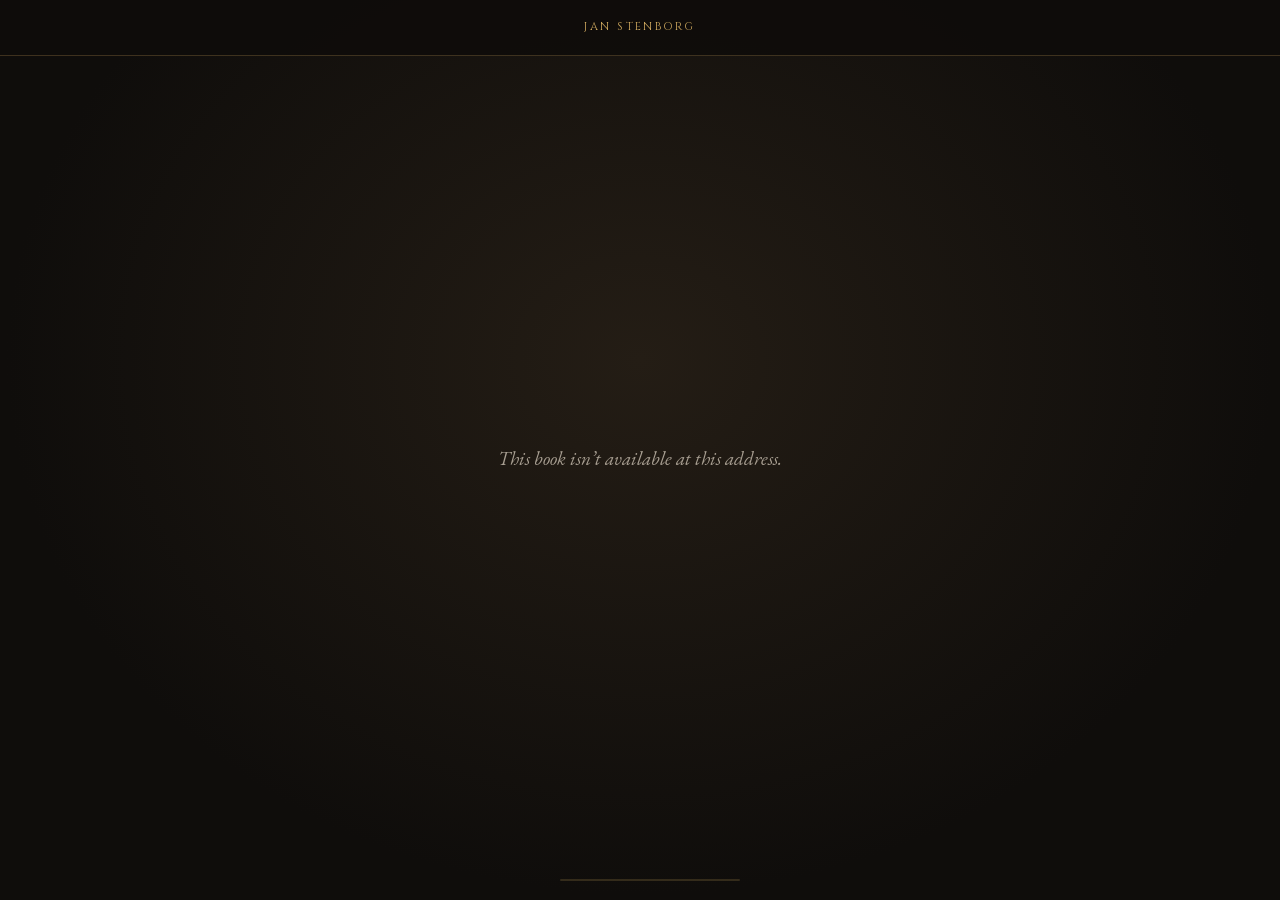
<file: reader/book.html>
<!doctype html>
<!-- The private book reader. Served at /read/<slug> (English) and /lire/<slug> (French), and /lesen/<slug> (German);
     the book comes chapter by chapter from /api/book. Not linked from the site, never indexed. -->
<html lang="en">
<head>
  <meta charset="utf-8">
  <meta name="viewport" content="width=device-width, initial-scale=1, viewport-fit=cover">
  <meta name="robots" content="noindex, nofollow, noarchive, nosnippet, noimageindex">
  <meta name="referrer" content="no-referrer">
  <meta name="theme-color" content="#0f0d0b">
  <title>Jan Stenborg</title>
  <link rel="icon" href="/favicon.svg" type="image/svg+xml">
  <link rel="stylesheet" href="/reader/reader.css">
  <script src="/reader/reader.js" defer></script>
</head>
<body>
  <header class="bar">
    <button class="bar-btn" id="contents-open" type="button" aria-haspopup="dialog" hidden>
      <span class="bar-icon" aria-hidden="true">☰</span> <span data-label="contents">Contents</span>
    </button>
    <p class="bar-title"><span class="bar-author">Jan Stenborg</span><span class="bar-book" id="book-title"></span></p>
    <div class="bar-tools" id="tools" hidden>
      <button class="bar-btn" id="smaller" type="button" data-label-aria="smaller">A−</button>
      <button class="bar-btn" id="larger" type="button" data-label-aria="larger">A+</button>
    </div>
  </header>

  <main class="stage" id="stage">
    <p class="status" id="status" role="status" aria-live="polite"></p>
    <div class="book" id="book" hidden></div>
  </main>

  <footer class="progress" aria-live="polite">
    <span class="where"><span id="where-title"></span> <span id="where-page"></span></span>
    <span class="progress-track" aria-hidden="true"><span class="progress-fill" id="fill"></span></span>
  </footer>

  <dialog class="contents" id="contents">
    <div class="contents-head">
      <h2 data-label="contents">Contents</h2>
      <button class="contents-close" id="contents-close" type="button" data-label-aria="close">×</button>
    </div>
    <ol class="toc" id="toc"></ol>
  </dialog>
</body>
</html>
</file>
<file: styles.css>
/* ===== Fonts (self-hosted, Latin set incl. å ä ö) ===== */
@font-face {
  font-family: "Cinzel"; font-style: normal; font-weight: 400 900; font-display: swap;
  src: url("fonts/cinzel.woff2") format("woff2");
}
@font-face {
  font-family: "EB Garamond"; font-style: normal; font-weight: 400 800; font-display: swap;
  src: url("fonts/eb-garamond.woff2") format("woff2");
}
@font-face {
  font-family: "EB Garamond"; font-style: italic; font-weight: 400 800; font-display: swap;
  src: url("fonts/eb-garamond-italic.woff2") format("woff2");
}

/* ===== Colours and fonts: change these to restyle the whole site ===== */
:root {
  --bg: #110C59;                                /* Jan's indigo, hero included */
  --bg-raised: #17116a;
  --card: linear-gradient(#1b1570, #0e0a4a);
  --gold: #c9a45c;
  --gold-bright: #e2c17e;
  --text: #ece3d0;
  --text-muted: #b5aa95;
  --line: rgba(201, 164, 92, 0.35);
  --ink: #0f0d0b;                               /* dark text on gold buttons and badges */
  --heading: "Cinzel", Georgia, serif;
  --body: "EB Garamond", Georgia, serif;
  --wrap: 1120px;

  /* Motion tokens (see docs/MOTION.md). Every animation uses these. */
  --dur-instant: 90ms;
  --dur-quick: 160ms;
  --dur-ui: 240ms;
  --dur-reveal: 420ms;
  --dur-scene: 650ms;
  --ease-rise: cubic-bezier(.16, .84, .24, 1);
  --ease-ui: cubic-bezier(.3, .7, .2, 1);
  --ease-out: cubic-bezier(.4, 0, 1, 1);
  --rise: 18px;
  --stagger: 0ms;
}

/* ===== Language switching: only the chosen language is shown ===== */
html[data-lang="sv"] [lang="en"],
html[data-lang="en"] [lang="sv"] { display: none !important; }

/* ===== Signing dates: show only what fits before, on, or after the day ===== */
/* Without the script, the "before" version shows. */
html:not([data-event-state]) [data-show]:not([data-show~="upcoming"]),
html[data-event-state="upcoming"] [data-show]:not([data-show~="upcoming"]),
html[data-event-state="today"] [data-show]:not([data-show~="today"]),
html[data-event-state="past"] [data-show]:not([data-show~="past"]) { display: none !important; }

/* ===== Base ===== */
*, *::before, *::after { box-sizing: border-box; }
html { scroll-behavior: smooth; scroll-padding-top: 104px; }
body {
  margin: 0;
  background: var(--bg);
  color: var(--text);
  font-family: var(--body);
  font-size: 1.2rem;
  line-height: 1.6;
  -webkit-font-smoothing: antialiased;
}
img { max-width: 100%; height: auto; display: block; }
picture { display: block; }
a { color: var(--gold-bright); }
a:hover { color: var(--text); }
h1, h2, h3 { font-family: var(--heading); font-weight: 700; line-height: 1.15; margin: 0 0 0.5em; text-wrap: balance; }
p { margin: 0 0 1em; text-wrap: pretty; }
/* A faint film grain over the whole page, so the night is never flat digital black.
   One fixed layer, opacity only: costs nothing while scrolling. */
body::after {
  content: ""; position: fixed; inset: 0; z-index: 90; pointer-events: none; opacity: .045;
  background-image: url("data:image/svg+xml;utf8,<svg xmlns='http://www.w3.org/2000/svg' width='180' height='180'><filter id='n'><feTurbulence type='fractalNoise' baseFrequency='.85' numOctaves='2' stitchTiles='stitch'/><feColorMatrix values='0 0 0 0 1  0 0 0 0 1  0 0 0 0 1  0 0 0 .9 0'/></filter><rect width='100%' height='100%' filter='url(%23n)'/></svg>");
}
em { font-style: italic; }
.wrap { max-width: var(--wrap); margin: 0 auto; padding: 0 16px; }
.hero-inner > *, .book > *, .event > *, .about > * { min-width: 0; }
@media (min-width: 700px) { .wrap { padding: 0 32px; } }

.skip { position: absolute; left: -9999px; }
.skip:focus { left: 16px; top: 16px; z-index: 100; background: var(--gold); color: var(--ink); padding: 8px 12px; }
:focus-visible { outline: 2px solid var(--gold-bright); outline-offset: 3px; }
section[tabindex="-1"]:focus { outline: none; }

/* ===== Header ===== */
.site-header {
  position: sticky; top: 0; z-index: 50;
  transition: transform var(--dur-ui) var(--ease-ui);
  background: rgba(17, 12, 89, 0.94);
  -webkit-backdrop-filter: blur(6px); backdrop-filter: blur(6px);
  border-bottom: 1px solid var(--line);
}
@media (min-width: 901px) {
  /* Fixed (not sticky) so shrinking it never nudges the page underneath */
  .site-header {
    position: fixed; left: 0; right: 0; top: 0;
    transition: background-color var(--dur-ui) var(--ease-ui), box-shadow var(--dur-ui) var(--ease-ui);
  }
  body { padding-top: 89px; }
  .header-inner { transition: min-height var(--dur-ui) var(--ease-ui); }
  .brand { transform-origin: left center; transition: transform var(--dur-ui) var(--ease-ui); }
  .header-condensed .site-header { background: rgba(17, 12, 89, .97); box-shadow: 0 12px 30px rgba(0, 0, 0, .35); }
  .header-condensed .header-inner { min-height: 64px; }
  .header-condensed .brand { transform: scale(.82); }
}
.header-inner { display: flex; align-items: center; gap: 32px; min-height: 88px; flex-wrap: wrap; }
.brand {
  font-family: var(--heading); font-size: 1.75rem; letter-spacing: 0.1em;
  font-weight: 600; color: #f0c766; text-decoration: none; text-transform: uppercase;   /* bright gold */
  display: inline-flex; align-items: center; gap: 14px; min-height: 44px;
}
.brand-name { filter: drop-shadow(0 0 10px rgba(255, 200, 100, .28)); }
/* Jan's face beside his name, in the same gold ring as the hero portrait */
.brand-avatar { flex: none; width: 40px; height: 40px; border-radius: 50%; }
.brand-avatar img {
  display: block; width: 100%; height: 100%; object-fit: cover; border-radius: 50%;
  box-shadow: 0 0 0 1px var(--gold), 0 0 0 3px var(--bg), 0 0 0 4px rgba(201, 164, 92, .35), 0 0 18px rgba(255, 200, 120, .22);
}
@supports ((-webkit-background-clip: text) or (background-clip: text)) {
  .brand-name {                                  /* metallic gold, lit from above */
    background: linear-gradient(175deg, #fff3cf 0%, #f6d27a 38%, #e3b24c 62%, #f4d58a 100%);
    -webkit-background-clip: text; background-clip: text; -webkit-text-fill-color: transparent;
  }
}
.brand:hover .brand-name { filter: drop-shadow(0 0 14px rgba(255, 210, 120, .5)); }
.nav { display: flex; gap: 32px; margin-left: auto; }
.nav a {
  color: var(--text-muted); text-decoration: none; font-size: 1.22rem;
  display: inline-flex; align-items: center; min-height: 48px;
}
.nav a { position: relative; transition: color var(--dur-quick) var(--ease-ui); }
.nav a::after {
  content: ""; position: absolute; left: 0; right: 0; bottom: 8px; height: 1px; background: var(--gold);
  transform: scaleX(0); transform-origin: left; transition: transform var(--dur-ui) var(--ease-ui);
}
.nav a:hover, .nav a:focus-visible { color: var(--gold-bright); }
@media (hover: hover) { .nav a:hover::after { transform: scaleX(1); } }
.nav a:focus-visible::after { transform: scaleX(1); }
.lang-switch { position: relative; display: flex; border: 1px solid var(--line); border-radius: 4px; overflow: hidden; }
.lang-switch::before {                          /* the gold pill that slides between SV and EN */
  content: ""; position: absolute; top: 0; bottom: 0; left: 0; width: 50%; background: var(--gold);
  transition: transform var(--dur-ui) var(--ease-rise);
}
html[data-lang="en"] .lang-switch::before { transform: translateX(100%); }
.lang-switch button {
  position: relative; font: 600 0.85rem/1 var(--heading); letter-spacing: 0.08em;
  background: none; color: var(--text-muted); border: 0; padding: 0; cursor: pointer;
  width: 54px; min-height: 48px; font-size: .95rem; transition: color var(--dur-ui) var(--ease-ui);
}
.lang-switch button[aria-pressed="true"] { color: var(--ink); }

/* --- Menu button (phones and small tablets only) --- */
.menu-toggle {
  display: none; align-items: center; justify-content: center; flex: none;
  width: 48px; height: 48px; margin-left: auto; padding: 0; cursor: pointer;
  background: none; color: var(--gold-bright); border: 1px solid var(--line); border-radius: 4px;
  transition: border-color var(--dur-quick) var(--ease-ui);
}
.menu-toggle:hover { border-color: var(--gold); }
.menu-icon { position: relative; display: block; width: 22px; height: 14px; }
.menu-icon::before, .menu-icon::after {
  content: ""; position: absolute; left: 0; right: 0; height: 2px; border-radius: 1px; background: currentColor;
  transition: transform var(--dur-ui) var(--ease-rise);
}
.menu-icon::before { top: 0; }
.menu-icon::after { bottom: 0; }
.menu-toggle[aria-expanded="true"] .menu-icon::before { transform: translateY(6px) rotate(45deg); }
.menu-toggle[aria-expanded="true"] .menu-icon::after { transform: translateY(-6px) rotate(-45deg); }

/* --- Full-screen chapter menu --- */
.menu-panel { display: none; }

@media (max-width: 900px) {
  .header-inner { min-height: 72px; gap: 16px; flex-wrap: nowrap; }
  .brand { font-size: 1.45rem; gap: 11px; }
  .brand-avatar { width: 34px; height: 34px; }
  .site-header .nav, .site-header .lang-switch { display: none; }
  .menu-toggle { display: inline-flex; }

  .menu-panel {
    display: block; position: fixed; inset: 0; z-index: 45; overflow-y: auto; overscroll-behavior: contain;
    padding-top: 72px; background: var(--bg);
    visibility: hidden; opacity: 0;
    transition: opacity var(--dur-ui) var(--ease-ui), visibility 0s linear var(--dur-ui);
  }
  .menu-open .menu-panel { visibility: visible; opacity: 1; transition: opacity var(--dur-ui) var(--ease-ui), visibility 0s; }
  .menu-open .site-header { transform: none !important; }   /* the bar (and its close button) always stays */
  .menu-open .action-bar { visibility: hidden !important; }
  .menu-glow {                                   /* the dawn horizon again, at the foot of the menu */
    position: absolute; left: 0; right: 0; bottom: 0; height: 55%; pointer-events: none;
    background: radial-gradient(70% 60% at 50% 100%, rgba(215, 140, 70, .22), transparent 70%);
  }
  .menu-inner {
    position: relative; display: flex; flex-direction: column; justify-content: space-between;
    min-height: calc(100svh - 72px); padding-top: 28px; padding-bottom: calc(36px + env(safe-area-inset-bottom));
  }
  .menu-list { list-style: none; margin: 0; padding: 0; }
  .menu-list a {
    display: flex; align-items: baseline; gap: 18px; padding: 18px 0;
    border-bottom: 1px solid rgba(201, 164, 92, .18);
    font-family: var(--heading); font-weight: 500; font-size: clamp(1.8rem, 8vw, 2.4rem); letter-spacing: .02em;
    color: var(--text); text-decoration: none;
    transition: color var(--dur-quick) var(--ease-ui);
  }
  .menu-list a:hover, .menu-list a:active { color: var(--gold-bright); }
  .menu-num { flex: none; min-width: 2.6em; font-size: .8rem; font-weight: 700; letter-spacing: .2em; color: var(--gold); }
  .menu-foot { display: flex; flex-wrap: wrap; align-items: center; justify-content: space-between; gap: 16px; margin-top: 36px; }

  /* the chapters rise in, one after another */
  .menu-list li, .menu-foot {
    opacity: 0; transform: translateY(14px);
    transition: opacity 420ms var(--ease-rise), transform 420ms var(--ease-rise);
    transition-delay: calc(var(--i, 0) * 50ms);
  }
  .menu-open .menu-list li, .menu-open .menu-foot { opacity: 1; transform: none; }

  html { scroll-padding-top: 92px; }
}
html.menu-open { overflow: hidden; }

/* ===== Buttons ===== */
.btn {
  position: relative; overflow: hidden;
  display: inline-flex; align-items: center; justify-content: center; min-height: 48px;
  font-family: var(--heading); font-size: 0.95rem; letter-spacing: 0.06em; line-height: 1.2;
  text-decoration: none; padding: 12px 22px; border-radius: 3px; border: 1px solid var(--gold);
  background: none; cursor: pointer;
  transition: background-color var(--dur-quick) var(--ease-ui), color var(--dur-quick) var(--ease-ui),
              transform var(--dur-instant) var(--ease-ui);
}
.btn:active { transform: scale(.98); }
.btn-gold::after {                              /* a band of light that sweeps across on hover */
  content: ""; position: absolute; top: 0; bottom: 0; left: -40%; width: 30%;
  background: linear-gradient(100deg, transparent, rgba(255, 248, 225, .55), transparent);
  transform: translateX(0) skewX(-18deg); opacity: 0; pointer-events: none;
}
@media (hover: hover) {
  .btn-gold:hover::after { opacity: 1; transform: translateX(560%) skewX(-18deg); transition: transform 600ms var(--ease-rise), opacity 0s; }
}
.btn-small { min-height: 44px; padding: 8px 16px; font-size: 0.9rem; white-space: nowrap; }
.btn-gold { background: var(--gold); color: var(--ink); }
.btn-gold:hover { background: var(--gold-bright); color: var(--ink); }
.btn-ghost { color: var(--gold-bright); }
.btn-ghost:hover { background: rgba(201, 164, 92, 0.12); color: var(--gold-bright); }
.actions { display: flex; flex-wrap: wrap; gap: 12px; }

/* ===== Hero: "Dawn over the fleet" (see docs/HERO.md) ===== */
.hero {
  --horizon: 62%;                               /* where sea meets sky */
  --sun-x: calc(50% + min(27vw, 300px));        /* sun sits behind the book */
  --ease-slow: cubic-bezier(.16, .84, .24, 1);
  position: relative; overflow: hidden; isolation: isolate;
  min-height: min(calc(88svh - 80px), 810px);
  display: flex; align-items: center;
  background: var(--bg); color: var(--text);
}

/* --- The scene (decoration only) --- */
.hero-scene { position: absolute; inset: 0; z-index: -1; pointer-events: none; }
.hero-sky {
  position: absolute; left: 0; right: 0; top: -60px; height: calc(var(--horizon) + 180px);
  mask-image: linear-gradient(#000 72%, transparent);
  background:
    radial-gradient(30% 34% at var(--sun-x) 100%, rgba(255, 214, 150, .75), rgba(240, 170, 95, .35) 45%, transparent 80%),
    radial-gradient(75% 70% at var(--sun-x) 100%, rgba(215, 140, 70, .45), rgba(150, 90, 60, .18) 45%, transparent 75%),
    linear-gradient(to bottom, #05031f 0%, #0b0840 30%, #110C59 58%, #2a2380 84%, #3d3492 100%);   /* indigo night lifting towards the horizon */
}
.hero-sun {
  position: absolute; left: var(--sun-x); top: var(--horizon);
  width: 320px; height: 320px; border-radius: 50%;
  transform: translate(-50%, -50%);
  background: radial-gradient(circle, #fff6dc 0%, #ffe3a6 28%, rgba(255, 200, 120, .55) 48%, transparent 70%);
  filter: blur(2px);
}
.hero-fleet {
  position: absolute; left: 0; top: calc(var(--horizon) - 79px);
  width: 100%; height: 80px; fill: #07052a; color: #07052a; opacity: .8;
  filter: drop-shadow(0 -1px .6px rgba(255, 214, 150, .3));    /* faintly backlit by the sunrise */
}
.hero-sea {
  position: absolute; left: 0; right: 0; top: calc(var(--horizon) - 12px); bottom: 0; overflow: hidden;
  mask-image: linear-gradient(transparent, #000 28px);
  background: linear-gradient(to bottom, #2a2380 0%, #1a1468 22%, #130e5c 62%, var(--bg) 100%);
}
.hero-sea::before {                             /* bright horizon line, strongest at the sun */
  content: ""; position: absolute; left: 0; right: 0; top: 0; height: 28px; filter: blur(8px);
  background: radial-gradient(40% 100% at var(--sun-x) 50%, rgba(255, 228, 170, .9), rgba(255, 228, 170, .15) 70%, transparent);
}
.hero-sunpath {
  position: absolute; top: 0; bottom: 0; left: var(--sun-x); width: 300px;
  transform: translateX(-50%); overflow: hidden;
  -webkit-mask-image: radial-gradient(50% 100% at 50% 0, #000 20%, transparent 75%);
          mask-image: radial-gradient(50% 100% at 50% 0, #000 20%, transparent 75%);
}
.hero-sunpath::before {                         /* fine moving glints on the water */
  content: ""; position: absolute; left: 0; right: 0; top: -16px; bottom: 0;
  background:
    radial-gradient(ellipse 32% 2px at 46% 12%, #f4d7a899, transparent),
    radial-gradient(ellipse 21% 2px at 57% 24%, #f4d7a870, transparent),
    radial-gradient(ellipse 38% 3px at 42% 39%, #f4d7a858, transparent),
    radial-gradient(ellipse 27% 2px at 60% 57%, #f4d7a840, transparent),
    radial-gradient(ellipse 42% 3px at 46% 76%, #f4d7a828, transparent);

}
.hero-grain {
  position: absolute; inset: 0; opacity: .07; mix-blend-mode: overlay;
  background-image: url("data:image/svg+xml;utf8,<svg xmlns='http://www.w3.org/2000/svg' width='160' height='160'><filter id='n'><feTurbulence type='fractalNoise' baseFrequency='.9' numOctaves='2' stitchTiles='stitch'/></filter><rect width='100%' height='100%' filter='url(%23n)'/></svg>");
}
.hero-scene::after {                            /* vignette */
  content: ""; position: absolute; inset: 0;
  background: radial-gradient(120% 90% at 60% 45%, transparent 55%, rgba(0, 0, 0, .55) 100%);
}

/* --- Layout --- */
.hero-inner {
  position: relative; width: 100%;
  display: grid; grid-template-columns: 1.15fr .85fr; gap: 48px; align-items: center;
  padding-top: 40px; padding-bottom: 56px;
}

/* --- Text --- */
.eyebrow {
  font-family: var(--heading); font-weight: 500; color: var(--gold); letter-spacing: .28em;
  text-transform: uppercase; font-size: .9rem; margin-bottom: .9em;
}
/* Jan's portrait beside his name: a small circle in a gold ring, lit like the dawn behind the book */
.hero-byline { display: flex; align-items: center; gap: 16px; }
.hero-avatar { flex: none; width: 56px; height: 56px; border-radius: 50%; }
.hero-avatar img {
  width: 100%; height: 100%; object-fit: cover; border-radius: 50%;
  box-shadow: 0 0 0 1px var(--gold), 0 0 0 4px var(--bg), 0 0 0 5px rgba(201, 164, 92, .35), 0 0 26px rgba(255, 200, 120, .28);
}
@media (max-width: 820px) {
  .hero-byline { gap: 12px; font-size: .8rem; letter-spacing: .2em; white-space: nowrap; }   /* one line beside the portrait */
  .hero-avatar { width: 46px; height: 46px; }
}
@media (max-width: 360px) { .hero-byline { font-size: .72rem; letter-spacing: .16em; } }
@media (max-width: 820px) and (max-height: 700px) { .hero-avatar { width: 38px; height: 38px; } }

.hero-title {
  font-size: clamp(2.4rem, 8.5vw, 4.9rem); letter-spacing: .05em; text-transform: uppercase;
  margin-bottom: .3em; color: var(--gold-bright);
  width: max-content; max-width: none;
}
.hero-title { text-shadow: 0 2px 18px rgba(255, 190, 110, .12); }
.lead { font-size: 1.45rem; line-height: 1.5; color: var(--text); max-width: 30ch; margin-bottom: 1.4em; }
.text-link {
  display: inline-flex; align-items: center; gap: 8px; min-height: 48px; padding: 0 4px;
  font-family: var(--heading); font-size: .95rem; letter-spacing: .06em; text-decoration: none;
  color: var(--gold-bright);
}
.text-link:hover { color: var(--text); }
.text-link-arrow { display: inline-block; transition: transform var(--dur-quick) var(--ease-ui); }
@media (hover: hover) { .text-link:hover .text-link-arrow { transform: translateX(4px); } }
.hero .actions { align-items: center; gap: 12px 24px; }
.hero-inscription {
  display: flex; flex-wrap: wrap; align-items: center; gap: 4px 12px;
  margin: 28px 0 0; color: var(--text-muted); font-size: 1.05rem;
}
.hero-inscription::before { content: ""; width: 40px; height: 1px; background: var(--gold); }
.hero-inscription > span:not(.hero-inscription-place) { color: var(--text); }

/* --- The 3D book --- */
.hero-book { position: relative; justify-self: center; }
.hero-halo {
  position: absolute; left: 50%; top: 45%; width: 190%; aspect-ratio: 1; border-radius: 50%;
  transform: translate(-50%, -50%); pointer-events: none;
  background: radial-gradient(circle, rgba(255, 222, 165, .5) 0%, rgba(255, 180, 100, .18) 35%, transparent 65%);
}
.book3d { width: 340px; perspective: 1400px; }
.book3d-body {
  position: relative; transform-style: preserve-3d;
  transform: rotateY(calc(24deg + var(--tilt-y, 0deg) + var(--turn, 0deg))) rotateX(var(--tilt-x, 0deg));
  transition: transform .6s var(--ease-slow);
}
.book3d-front {
  width: 100%; border-radius: 1px 3px 3px 1px;
  box-shadow:
    0 0 0 1px rgba(255, 225, 170, .18),
    -24px 34px 60px rgba(0, 0, 0, .55),
    0 0 90px rgba(255, 190, 110, .28);
  -webkit-box-reflect: below 6px linear-gradient(transparent 64%, rgba(255, 255, 255, .16));
}
.book3d-spine {
  position: absolute; left: 0; top: 0; width: 30px; height: 100%;
  transform-origin: left center; transform: rotateY(90deg);
  background: linear-gradient(to right, #08121f, #1d3a5e 45%, #0b1a2c);
  box-shadow: inset 0 0 0 1px rgba(201, 164, 92, .25);
}
.book3d-glare {
  position: absolute; inset: 0; pointer-events: none; border-radius: inherit;
  transform: translateZ(1px); mix-blend-mode: screen; opacity: .9;
  background: radial-gradient(circle at var(--gx, 70%) var(--gy, 18%), rgba(255, 240, 210, .28), transparent 46%);
}

/* Desktop: the hero fades into the page, so the book's reflection and the sea never end in a hard line */
@media (min-width: 821px) {
  .hero::after {
    content: ""; position: absolute; left: 0; right: 0; bottom: 0; height: 110px; z-index: 1;
    background: linear-gradient(to bottom, rgba(17, 12, 89, 0), var(--bg));
    pointer-events: none;
  }
  .scroll-cue { z-index: 2; }
}
/* Phones: a shorter fade inside the hero's bottom padding, so the vignette never leaves a darker step */
@media (max-width: 820px) {
  .hero::after {
    content: ""; position: absolute; left: 0; right: 0; bottom: 0; height: 52px; z-index: 1;
    background: linear-gradient(to bottom, rgba(17, 12, 89, 0), var(--bg));
    pointer-events: none;
  }
}

/* --- Scroll cue (desktop) --- */
.scroll-cue {
  position: absolute; left: 50%; bottom: 22px; transform: translateX(-50%);
  display: flex; flex-direction: column; align-items: center; gap: 10px;
  font-family: var(--heading); font-size: .75rem; letter-spacing: .3em; text-transform: uppercase;
  color: var(--text-muted); text-decoration: none;
}
.scroll-cue::after {
  content: ""; width: 1px; height: 36px; transform-origin: top;
  background: linear-gradient(var(--gold), transparent);
}

/* --- Phone --- */
@media (max-width: 820px) {
  /* Spacing is tuned so the gold button stays on the first screen of a 812px-tall phone.
     The horizon moves with the book, so the book always rises out of the sea. */
  .hero { --horizon: 296px; --sun-x: 50%; min-height: 0; display: block; }
  .hero-inner { grid-template-columns: 1fr; gap: 32px; padding-top: 32px; padding-bottom: 56px; }
  .hero-book { order: -1; }
  .book3d { width: 200px; }
  .hero .hero-sea::after { height: 170px; opacity: .22; }
  .book3d-front { -webkit-box-reflect: below 6px linear-gradient(transparent 91%, rgba(255,255,255,.10)); }

  #top { scroll-margin-top: 0; }
  .hero-sun { width: 220px; height: 220px; }
  .hero-sunpath { width: 220px; bottom: auto; height: 110px; }   /* stays clear of the text */
  .lead { font-size: 1.3rem; }
  .scroll-cue { display: none; }
}

/* Shorter phones: a smaller book keeps the gold button on the first screen */
@media (max-width: 820px) and (max-height: 800px) {
  .hero { --horizon: 245px; }
  .hero-inner { gap: 28px; padding-top: 24px; }
  .book3d { width: 170px; }
}
@media (max-width: 820px) and (max-height: 700px) {
  .hero { --horizon: 215px; }
  .hero-inner { gap: 28px; padding-top: 20px; }
  .book3d { width: 150px; }
  .hero-sun { width: 170px; height: 170px; }
}

/* --- Motion (only when the visitor hasn't asked for less) --- */
@media (prefers-reduced-motion: no-preference) {
  .hero-sun::after {
    content: ""; position: absolute; inset: -30%; border-radius: 50%;
    background: radial-gradient(circle, rgba(255, 220, 160, .35), transparent 60%);
    animation: sunBreathe 8s ease-in-out infinite;
  }
  .hero-halo { animation: sunBreathe 8s ease-in-out infinite; }
  .hero-fleet-drift { animation: fleetDrift 60s ease-in-out infinite alternate; }
  .hero-sunpath::before { animation: glint 6s ease-in-out infinite alternate; }
  .scroll-cue::after { animation: cue 2.4s var(--ease-slow) infinite; }
  .book3d { animation: bookDrift 8s ease-in-out infinite; }

  /* Entrance: plays on each page load (the "hero-intro" class is set in <head>) */
  .hero-intro .hero-sky   { animation: sunrise 1.4s var(--ease-slow) both; }
  .hero-intro .hero-sun   { animation: sunUp 1.4s var(--ease-slow) both; }
  .hero-intro .hero-sea::before,
  .hero-intro .hero-sunpath { animation: fadeIn 1.2s ease-out .3s both; }
  .hero-intro .hero-fleet { animation: fadeIn 1.4s ease-out .5s both; }
  .hero-intro .hero-book  { animation: bookRise 1.1s var(--ease-slow) .5s both; }
  .hero-intro .hero-in    { animation: textIn .5s var(--ease-slow) .25s backwards; }
  .hero-intro .eyebrow.hero-in { animation-delay: .15s; }
  .hero-intro .hero-title.hero-in {
    animation: none;
  }
}

/* Pause the looping effects while the hero is scrolled out of view */
.hero.is-offscreen *, .hero.is-offscreen *::before, .hero.is-offscreen *::after { animation-play-state: paused !important; }

@keyframes sunrise  { from { opacity: .15; } to { opacity: 1; } }
@keyframes sunUp    { from { opacity: 0; transform: translate(-50%, -18%); } to { opacity: 1; transform: translate(-50%, -50%); } }
@keyframes fadeIn   { from { opacity: 0; } }
@keyframes bookRise { from { opacity: 0; transform: translateY(60px) rotateY(-14deg); } }
@keyframes textIn   { from { opacity: 0; transform: translateY(14px); } }
@keyframes titleIn  { from { opacity: 0; letter-spacing: .35em; } }
@keyframes sheen    { from { background-position: 100% 0; } }
@keyframes sunBreathe { 0%, 100% { opacity: .75; } 50% { opacity: 1; } }
@keyframes fleetDrift { to { transform: translateX(-36px); } }
@keyframes glint    { from { opacity: .45; transform: translateY(-2px); } to { opacity: .85; transform: translateY(3px); } }
@keyframes float    { 50% { transform: translateY(-6px); } }
@keyframes cue      { 0% { transform: scaleY(0); opacity: 1; } 70% { transform: scaleY(1); opacity: 1; } 100% { transform: scaleY(1); opacity: 0; } }

/* ===== Sections: chapters of one continuous night (see docs/AUDIT.md) ===== */
.section { padding: 120px 0; }
@media (min-width: 821px) {
  .section { padding: 80px 0; }
  .saga { padding-top: 48px; }
}
/* Raised bands fade in and out of the night instead of hard borders */
.section-dark {
  background: linear-gradient(to bottom, var(--bg), var(--bg-raised) 160px, var(--bg-raised) calc(100% - 160px), var(--bg));
}
.section-intro { color: var(--text-muted); font-size: 1.3rem; max-width: 50ch; margin: 0 0 56px; }
@media (max-width: 700px) { .section { padding: 76px 0; } }

/* --- Chapter headings: numeral, inscription rule, headline --- */
.chapter { margin-bottom: 28px; }
.chapter-mark {
  display: flex; align-items: center; gap: 14px; margin: 0 0 18px;
  font-family: var(--heading); font-size: .8rem; letter-spacing: .3em; text-transform: uppercase; color: var(--gold);
}
.chapter-rule {
  position: relative; flex: none; width: 56px; height: 1px;
  background: linear-gradient(to right, transparent, var(--gold));
}
.chapter-rule::after {                          /* the diamond at the end of the rule */
  content: ""; position: absolute; right: -3px; top: -3px; width: 7px; height: 7px;
  background: var(--gold); transform: rotate(45deg);
}
.chapter-num { font-weight: 700; color: var(--gold-bright); letter-spacing: .12em; }
.chapter-num::after { content: "·"; margin-left: 14px; color: var(--text-muted); }
.chapter-title {
  margin: 0; max-width: 20ch;
  font-family: var(--heading); font-weight: 500; font-size: clamp(2rem, 4.4vw, 3.3rem);
  line-height: 1.12; letter-spacing: .02em; color: var(--text);
}
.chapter-center { text-align: center; }
.chapter-center .chapter-mark { justify-content: center; }
.chapter-center .chapter-mark::after {          /* mirrored rule on the right */
  content: ""; width: 56px; height: 1px; background: linear-gradient(to left, transparent, var(--gold));
}
.chapter-center .chapter-title { margin-inline: auto; }

/* ===== Books ===== */
.book {
  display: grid; grid-template-columns: 220px 1fr; gap: 40px; align-items: start;
  padding: 44px 0;
}
.book + .book { border-top: 1px solid rgba(201, 164, 92, .16); }
.book-cover { width: 100%; box-shadow: 0 16px 36px rgba(0, 0, 0, 0.55); }
.book h3 { font-size: clamp(2rem, 3.4vw, 2.6rem); font-weight: 500; letter-spacing: .03em; color: var(--text); margin-bottom: .4em; }
.book-body { max-width: 56ch; }
.book-body > p:not(.book-meta) { font-size: 1.3rem; }
.book-meta {
  font-family: var(--heading); font-size: .78rem; letter-spacing: .18em; text-transform: uppercase;
  color: var(--gold); margin-bottom: .9em;
}
.book-note { color: var(--text-muted); font-style: italic; }
.buy { list-style: none; padding: 0; margin: 24px 0 0; display: flex; flex-wrap: wrap; gap: 10px; }
.buy a {
  display: inline-flex; align-items: center; min-height: 44px; padding: 6px 16px; border: 1px solid var(--line); border-radius: 3px;
  text-decoration: none; font-size: 1.05rem;
}
.buy a { transition: border-color var(--dur-quick) var(--ease-ui), background-color var(--dur-quick) var(--ease-ui), transform var(--dur-instant) var(--ease-ui); }
.buy a:hover { border-color: var(--gold); background: rgba(201, 164, 92, 0.1); }
.buy a:active { transform: scale(.98); }
@media (max-width: 640px) {
  .book { grid-template-columns: 1fr; gap: 22px; }
  .book-cover { max-width: 200px; }
}

/* --- The trilogy shelf: three books side by side; the chosen one rises into its own light --- */
/* The coloured glows reach past the books; clip them at the screen edge, never let them widen the page */
.shelf { overflow-x: hidden; overflow-x: clip; margin-inline: -16px; padding-inline: 16px; }
@media (min-width: 700px) { .shelf { margin-inline: -32px; padding-inline: 32px; } }
.shelf-books {
  position: relative; display: flex; justify-content: center; align-items: flex-end;
  gap: clamp(16px, 5vw, 72px); padding: 48px 0 0;
}
.shelf-books::after {                           /* the shelf: a line of dawn light under the books */
  content: ""; position: absolute; left: 6%; right: 6%; bottom: 38px; height: 1px; pointer-events: none;
  background: radial-gradient(50% 100% at 50% 50%, rgba(255, 228, 170, .7), rgba(201, 164, 92, .18) 70%, transparent);
}
.shelf-book {
  position: relative; isolation: isolate; display: flex; flex-direction: column; align-items: center; gap: 22px;
  width: clamp(92px, 26vw, 196px); padding: 0; border: 0; background: none; color: inherit; cursor: pointer;
  -webkit-tap-highlight-color: transparent;
}
.shelf-book[data-book="stridslarm"] { --tint: rgba(205, 80, 35, .42); }
.shelf-book[data-book="jagad"]      { --tint: rgba(125, 145, 80, .40); }
.shelf-book[data-book="kungablod"]  { --tint: rgba(90, 150, 215, .42); }
.shelf-glow {                                   /* each book's own colour of light, behind it */
  position: absolute; left: 50%; top: 40%; z-index: -1; width: 210%; aspect-ratio: 1; border-radius: 50%;
  transform: translate(-50%, -50%); pointer-events: none;
  background: radial-gradient(circle, var(--tint) 0%, transparent 62%);
  opacity: .2; transition: opacity 900ms var(--ease-rise);
}
.shelf-3d { display: block; width: 100%; perspective: 1000px; }
.shelf-body {
  position: relative; display: block; transform-style: preserve-3d;
  transform: rotateY(14deg); transform-origin: 50% 100%;
  transition: transform 750ms var(--ease-rise);
}
.shelf-body picture { display: block; }
.shelf-front {
  display: block; width: 100%; height: auto; aspect-ratio: 919 / 1400; object-fit: cover;   /* one shape for all three covers */
  border-radius: 1px 3px 3px 1px;
  box-shadow: 0 0 0 1px rgba(255, 225, 170, .14), -14px 22px 40px rgba(0, 0, 0, .55);
  -webkit-box-reflect: below 5px linear-gradient(transparent 80%, rgba(255, 255, 255, .13));
}
.shelf-spine {
  position: absolute; left: 0; top: 0; width: 10%; height: 100%; transform-origin: left center; transform: rotateY(90deg);
  background: linear-gradient(to right, #0d0b09, #2c231a 45%, #0d0b09); box-shadow: inset 0 0 0 1px rgba(201, 164, 92, .25);
}
.shelf-body::after {                            /* books not chosen stand in shadow */
  content: ""; position: absolute; inset: 0; border-radius: 1px 3px 3px 1px; pointer-events: none;
  background: rgba(8, 7, 6, .5); transform: translateZ(1px); transition: opacity 600ms var(--ease-rise);
}
.shelf-num {
  position: relative; font-family: var(--heading); font-weight: 700; font-size: .95rem; letter-spacing: .18em;
  color: var(--text-muted); transition: color var(--dur-ui) var(--ease-ui);
}
.shelf-num::after {                             /* a gold diamond marks the chosen book */
  content: ""; position: absolute; left: 50%; top: calc(100% + 8px); width: 7px; height: 7px;
  background: var(--gold); transform: translateX(-50%) rotate(45deg) scale(0); transition: transform var(--dur-ui) var(--ease-rise);
}
.shelf-book[aria-selected="true"] .shelf-glow { opacity: 1; }
.shelf-book[aria-selected="true"] .shelf-body { transform: translateY(-12px) rotateY(6deg); }
.shelf-book[aria-selected="true"] .shelf-body::after { opacity: 0; }
.shelf-book[aria-selected="true"] .shelf-num { color: var(--gold-bright); }
.shelf-book[aria-selected="true"] .shelf-num::after { transform: translateX(-50%) rotate(45deg) scale(1); }
@media (hover: hover) {
  .shelf-book:not([aria-selected="true"]):hover .shelf-body { transform: translateY(-6px) rotateY(10deg); }
  .shelf-book:not([aria-selected="true"]):hover .shelf-body::after { opacity: .45; }
  .shelf-book:not([aria-selected="true"]):hover .shelf-glow { opacity: .45; }
}
.shelf-book:focus-visible { outline: none; }
.shelf-book:focus-visible .shelf-front { outline: 2px solid var(--gold-bright); outline-offset: 5px; }

/* The chosen book's details: all panels share one place, so the page never jumps when switching */
.shelf-panels { display: grid; max-width: 680px; margin: 56px auto 0; text-align: center; }
.shelf-panel.book {
  grid-area: 1 / 1; display: block; padding: 0; border: 0;
  opacity: 0; visibility: hidden; transform: translateY(10px);
  transition: opacity 420ms var(--ease-rise), transform 420ms var(--ease-rise), visibility 0s linear 420ms;
}
.shelf-panel.book.is-active {
  opacity: 1; visibility: visible; transform: none;
  transition: opacity 420ms var(--ease-rise) 120ms, transform 420ms var(--ease-rise) 120ms, visibility 0s;
}
.shelf-panel + .shelf-panel { border-top: 0; }
.shelf-panel .book-body { max-width: none; }
.shelf-panel .buy { justify-content: center; }
@media (max-width: 640px) {
  .shelf-books { padding-top: 36px; }
  .shelf-book { gap: 18px; }
  .shelf-panels { margin-top: 44px; }
  .shelf-panel .book-body > p:not(.book-meta) { font-size: 1.15rem; }
}
/* Without the script every book's details are simply listed */
html:not(.motion-ready) .shelf-panels { display: block; }
html:not(.motion-ready) .shelf-panel.book { opacity: 1; visibility: visible; transform: none; margin-bottom: 48px; }


/* ===== Events: an engraved invitation instead of a flyer ===== */
.event {
  display: grid; grid-template-columns: minmax(0, 1fr) minmax(0, 1fr); gap: 80px; align-items: center; margin-top: 56px;
}
.invite { position: relative; width: 100%; max-width: 440px; justify-self: center; }
.invite-card {
  position: relative; padding: 52px 40px 46px; text-align: center;
  background:
    radial-gradient(120% 70% at 50% 0%, rgba(255, 200, 130, .11), transparent 62%),
    var(--card);
  border: 1px solid rgba(201, 164, 92, .55);
  outline: 1px solid rgba(201, 164, 92, .2); outline-offset: -10px;
  box-shadow: 0 40px 80px rgba(0, 0, 0, .5);
}
.invite-card::before {                          /* diamond set into the top edge */
  content: ""; position: absolute; left: 50%; top: -5px; width: 9px; height: 9px;
  background: var(--gold); transform: translateX(-50%) rotate(45deg);
}
.invite-label {
  margin: 0; font-family: var(--heading); font-size: .78rem; letter-spacing: .28em; text-transform: uppercase; color: var(--gold-bright);
}
.invite-label em { font-family: var(--body); font-size: 1.25em; letter-spacing: .02em; text-transform: none; }
.invite-day {
  margin: 14px 0 0; font-family: var(--heading); font-weight: 700; line-height: .92;
  font-size: clamp(6rem, 13vw, 8.6rem); color: var(--gold-bright);
}
@supports ((-webkit-background-clip: text) or (background-clip: text)) {
  .invite-day {
    background: linear-gradient(170deg, #fff1c9 0%, #e9cf8f 35%, #c9a45c 60%, #8f6a30 100%);
    -webkit-background-clip: text; background-clip: text; -webkit-text-fill-color: transparent; color: transparent;
  }
}
.invite-month { margin: 6px 0 0; font-family: var(--heading); font-size: 1.5rem; letter-spacing: .32em; text-transform: uppercase; }
.invite-rule { display: block; width: 120px; height: 1px; margin: 24px auto; background: linear-gradient(90deg, transparent, var(--gold), transparent); }
.invite-time { margin: 0 0 8px; font-size: 1.3rem; }
.invite-place { margin: 0; font-family: var(--heading); font-size: 1.05rem; letter-spacing: .14em; text-transform: uppercase; }
.invite-place span {
  display: block; margin-top: 4px; font-family: var(--body); font-size: 1.05rem; letter-spacing: 0; text-transform: none; color: var(--text-muted);
}
.invite-cover { position: absolute; right: -40px; bottom: -44px; width: 108px; transform: rotate(6deg); }
.invite-cover img { box-shadow: 0 22px 44px rgba(0, 0, 0, .65), 0 0 0 1px var(--line); }

.event h3 { font-size: clamp(1.8rem, 3vw, 2.2rem); font-weight: 500; color: var(--text); margin-top: .5em; }
.event-body > div > p:not(.event-soon) { font-size: 1.3rem; max-width: 40ch; }
.event .actions { align-items: center; gap: 12px 22px; margin-top: 12px; }
.event-soon {
  display: inline-block; margin: 0; font-family: var(--heading); font-size: .78rem; letter-spacing: .16em;
  text-transform: uppercase; color: var(--ink); background: var(--gold); padding: 5px 10px; border-radius: 2px;
}
.event-soon[hidden] { display: none; }
.share-status { color: var(--text-muted); font-size: 1rem; margin: 12px 0 0; min-height: 1.6em; overflow-wrap: anywhere; }
button.text-link { background: none; border: 0; cursor: pointer; }
/* --- The poster: framed like the invitation card, opens full size --- */
.poster { max-width: 880px; margin: 88px auto 0; }
.poster.poster-portrait { max-width: 560px; }           /* the book release poster is upright */
.poster-frame {
  position: relative; padding: 14px;
  background: var(--card);
  border: 1px solid rgba(201, 164, 92, .55);
  outline: 1px solid rgba(201, 164, 92, .2); outline-offset: -8px;
  box-shadow: 0 40px 80px rgba(0, 0, 0, .5);
}
.poster-frame::before {                         /* diamond set into the top edge, as on the card */
  content: ""; position: absolute; left: 50%; top: -5px; z-index: 1; width: 9px; height: 9px;
  background: var(--gold); transform: translateX(-50%) rotate(45deg);
}
.poster-open {
  position: relative; display: block; width: 100%; padding: 0; border: 0; background: none;
  cursor: zoom-in; overflow: hidden;
}
.poster-open img { width: 100%; transition: transform 600ms var(--ease-rise); }
.poster-zoom {
  position: absolute; right: 12px; bottom: 12px; padding: 8px 12px; border-radius: 3px;
  font-family: var(--heading); font-size: .75rem; letter-spacing: .14em; text-transform: uppercase;
  color: var(--ink); background: rgba(226, 193, 126, .92);
  opacity: 0; transform: translateY(6px); transition: opacity var(--dur-ui) var(--ease-ui), transform var(--dur-ui) var(--ease-ui);
}
@media (hover: hover) {
  .poster-open:hover img { transform: scale(1.015); }
  .poster-open:hover .poster-zoom { opacity: 1; transform: none; }
}
.poster-open:focus-visible { outline: 2px solid var(--gold-bright); outline-offset: 4px; }
.poster-open:focus-visible .poster-zoom { opacity: 1; transform: none; }
@media (hover: none) { .poster-zoom { opacity: 1; transform: none; } }   /* touch screens: always show the hint */
.poster-caption {
  display: flex; flex-wrap: wrap; align-items: center; justify-content: space-between; gap: 8px 24px;
  margin-top: 18px; color: var(--text-muted); font-size: 1.1rem;
}
@media (max-width: 820px) { .poster { margin-top: 64px; } .poster-frame { padding: 8px; outline-offset: -5px; } }
.thanks-photo img { display: block; width: 100%; }
.signing-grid { display: grid; grid-template-columns: 1fr 1fr; gap: 28px; }       /* two photos from the signing */
.signing-grid img { aspect-ratio: 4 / 5; object-fit: cover; }
.signing-grid .signing-wide { grid-column: 1 / -1; }                                /* the trilogy, across both columns */
.signing-grid .signing-wide img { aspect-ratio: auto; }
@media (max-width: 620px) { .signing-grid { grid-template-columns: 1fr; gap: 22px; } }

/* --- Full-size viewer --- */
.poster-dialog {
  width: min(96vw, 1500px); max-width: none; max-height: 96vh; padding: 0; border: 0;
  background: transparent; overflow: visible;
}
.poster-dialog::backdrop { background: rgba(8, 7, 6, .92); }
.poster-dialog.poster-portrait { width: min(96vw, calc(92vh * 1489 / 2000)); }   /* fit an upright poster to the screen height */
.poster-dialog img {
  display: block; width: 100%; height: auto; max-height: 92vh; object-fit: contain;
  box-shadow: 0 30px 80px rgba(0, 0, 0, .6), 0 0 0 1px var(--line);
}
.poster-close {
  position: absolute; top: 10px; right: 10px; z-index: 1; width: 48px; height: 48px; padding: 0; cursor: pointer;
  display: flex; align-items: center; justify-content: center;
  font-size: 2rem; line-height: 1; color: var(--gold-bright); background: rgba(15, 13, 11, .8);
  border: 1px solid var(--line); border-radius: 4px;
}
.poster-close:hover { border-color: var(--gold); }
html.poster-viewing { overflow: hidden; }
@media (prefers-reduced-motion: no-preference) {
  .poster-dialog[open] { animation: posterIn 380ms var(--ease-rise); }
  .poster-dialog[open]::backdrop { animation: fadeIn 300ms ease-out; }
}
@keyframes posterIn { from { opacity: 0; transform: translateY(14px) scale(.98); } }

.visually-hidden {
  position: absolute; width: 1px; height: 1px; overflow: hidden; clip: rect(0 0 0 0); white-space: nowrap;
}
@media (max-width: 820px) {
  .event { grid-template-columns: 1fr; gap: 64px; margin-top: 40px; }
  .invite { max-width: 340px; justify-self: start; }
  .invite-card { padding: 44px 24px 40px; }
  .invite-cover { position: relative; right: auto; bottom: auto; width: 76px; margin: 24px 14px 0 auto; transform: rotate(6deg); }
}

/* ===== About: the portrait dissolves into the night ===== */
.about { display: grid; grid-template-columns: minmax(0, 5fr) minmax(0, 7fr); gap: 72px; align-items: center; }
.portrait-wrap {
  width: 100%; max-width: 360px; justify-self: end;
  /* a crisp oval in a gold ring, so the photo's black background reads as deliberate on the indigo */
  border-radius: 50%; overflow: hidden; aspect-ratio: 388 / 470;
  box-shadow: 0 0 0 2px var(--gold), 0 0 0 8px var(--bg), 0 0 0 9px var(--line), 0 24px 60px rgba(4, 2, 30, .5);
}
.portrait { width: 100%; height: 100%; object-fit: cover; object-position: 50% 30%; }
.about-body p { font-size: 1.3rem; max-width: 54ch; }
@media (max-width: 760px) {
  .about { grid-template-columns: 1fr; gap: 12px; }
  .portrait-wrap { max-width: 300px; justify-self: start; }
}

/* ===== Finale: the dawn horizon returns ===== */
.finale {
  position: relative; overflow: hidden; text-align: center; padding: 150px 0 130px;
  background: radial-gradient(60% 55% at 50% 0%, rgba(215, 140, 70, .16), transparent 70%), var(--bg);
}
.finale-horizon {
  position: absolute; left: 0; right: 0; top: 0; height: 1px;
  background: radial-gradient(45% 100% at 50% 50%, rgba(255, 228, 170, .9), rgba(255, 228, 170, .12) 70%, transparent);
}
.finale-horizon::after {
  content: ""; position: absolute; left: 50%; top: 0; width: 560px; height: 140px; transform: translate(-50%, -50%);
  background: radial-gradient(closest-side, rgba(255, 205, 140, .28), transparent);
}
.finale-inner > p { color: var(--text-muted); font-size: 1.3rem; max-width: 40ch; margin: 0 auto 30px; text-wrap: balance; }
.finale-email {
  display: inline-block; padding-bottom: 6px; overflow-wrap: anywhere;
  font-family: var(--body); font-style: italic; font-size: clamp(1.7rem, 4vw, 2.6rem); line-height: 1.3;
  color: var(--gold-bright); text-decoration: none;
  border-bottom: 1px solid rgba(201, 164, 92, .35);
  transition: color var(--dur-quick) var(--ease-ui), border-color var(--dur-quick) var(--ease-ui);
}
.finale-email:hover { color: var(--text); border-color: var(--gold); }
.finale-inner > .finale-follow { margin: 36px auto 0; font-size: 1.05rem; }
@media (max-width: 700px) { .finale { padding: 110px 0 96px; } }

/* ===== Footer ===== */
.site-footer { padding: 28px 0; color: var(--text-muted); font-size: 1rem; }
.site-footer p { margin: 0; }
.footer-inner { display: flex; align-items: center; justify-content: space-between; gap: 16px; }
.footer-mark { order: 2; width: 7px; height: 7px; background: var(--gold); transform: rotate(45deg); }
.footer-inner p { order: 1; }
.footer-top { order: 3; font-size: .82rem; }

/* ===== Blog, articles and FAQ (pages under /blogg/ and /fragor/) ===== */
.nav a[aria-current="page"] { color: var(--gold-bright); }
.nav a[aria-current="page"]::after { transform: scaleX(1); }
@media (max-width: 1279px) and (min-width: 901px) { .nav { gap: 22px; } .nav a { font-size: 1.1rem; } }
.menu-more { margin-top: 18px; }
.menu-more a { font-size: clamp(1.35rem, 6vw, 1.7rem); }
.menu-list a[aria-current="page"] { color: var(--gold-bright); }
.footer-links { order: 3; display: flex; flex-wrap: wrap; gap: 6px 22px; }
.footer-links a { color: var(--text-muted); text-decoration: none; font-size: .95rem; display: inline-flex; align-items: center; min-height: 44px; }
.footer-links a:hover { color: var(--gold-bright); }
.footer-top { order: 4; }
.footer-inner { flex-wrap: wrap; }
.footer-inner .footer-credit { order: 5; flex-basis: 100%; font-size: .85rem; }
.footer-credit a { color: inherit; text-underline-offset: 3px; }
.footer-credit a:hover { color: var(--gold-bright); }
.about-more { display: flex; flex-wrap: wrap; gap: 4px 28px; margin-top: 8px; }

/* Article */
.post { padding: 56px 0 24px; }
.post-wrap { max-width: 760px; margin-inline: auto; }
.post-back { margin-bottom: 28px; }
.post-back .text-link-arrow { transition: transform var(--dur-quick) var(--ease-ui); }
@media (hover: hover) { .post-back:hover .text-link-arrow { transform: translateX(-4px); } }
.post-head .chapter-mark { margin-bottom: 14px; }
.post-title {
  margin: 0 0 .35em; font-family: var(--heading); font-weight: 500; font-size: clamp(2.1rem, 5vw, 3.5rem);
  line-height: 1.1; letter-spacing: .01em; color: var(--text);
}
.post-meta { font-family: var(--heading); font-size: .76rem; letter-spacing: .16em; text-transform: uppercase; color: var(--text-muted); margin: 0 0 28px; }
.post-lead { font-size: clamp(1.35rem, 2.4vw, 1.6rem); line-height: 1.5; color: var(--text); margin: 0; }
.post-visual-wrap { max-width: 920px; margin: 48px auto; }
.post-body > h2 {
  margin: 1.9em 0 .55em; font-family: var(--heading); font-weight: 500; font-size: clamp(1.45rem, 2.6vw, 1.9rem);
  line-height: 1.2; color: var(--text);
}
.post-body > p { font-size: 1.25rem; line-height: 1.75; }
.post-body > p:first-of-type::first-letter {        /* a drop cap opens every article */
  float: left; margin: .06em .12em 0 0; font-family: var(--heading); font-weight: 700; font-size: 3.4em; line-height: .82;
  color: var(--gold-bright);
}
q.quote { font-style: italic; color: var(--gold-bright); }
.post-foot {
  display: flex; flex-direction: column; align-items: center; gap: 28px; margin-top: 64px; padding-top: 40px;
  border-top: 1px solid rgba(201, 164, 92, .2); text-align: center;
}
.post-foot .actions { justify-content: center; }

/* Article and card pictures */
.post-visual { position: relative; }
.post-covers { display: flex; justify-content: center; align-items: flex-end; gap: 5%; padding: 12px 0; }
.post-covers picture { width: 24%; }
.post-covers picture:nth-child(1) { transform: rotate(-3deg); }
.post-covers picture:nth-child(3) { transform: rotate(3deg); }
.post-covers img { width: 100%; box-shadow: 0 24px 50px rgba(0, 0, 0, .55), 0 0 0 1px var(--line); }
.post-portrait picture { display: block; max-width: 340px; margin: 0 auto;
  -webkit-mask-image: radial-gradient(closest-side at 50% 46%, #000 60%, transparent 100%); mask-image: radial-gradient(closest-side at 50% 46%, #000 60%, transparent 100%); }
.post-portrait img { width: 100%; }
.post-scene {
  height: clamp(220px, 34vw, 340px); overflow: hidden; border: 1px solid rgba(201, 164, 92, .3); border-radius: 2px;
  background: #0b0d12;
}
.ps-sky { position: absolute; inset: 0 0 38% 0;
  background: radial-gradient(40% 70% at 50% 100%, rgba(255, 214, 150, .7), rgba(240, 170, 95, .25) 45%, transparent 80%), linear-gradient(#0a101b, #183150 70%, #2a4766); }
.ps-sun { position: absolute; left: 50%; top: 62%; width: 140px; height: 140px; border-radius: 50%; transform: translate(-50%, -50%);
  background: radial-gradient(circle, #fff6dc, #ffe3a6 30%, rgba(255, 200, 120, .4) 52%, transparent 70%); }
.ps-sea { position: absolute; inset: 62% 0 0 0; background: linear-gradient(#1b2c3e, #0c1016); }
.ps-path { position: absolute; left: 50%; top: 62%; bottom: 0; width: 160px; transform: translateX(-50%);
  background: repeating-linear-gradient(transparent 0 7px, rgba(255, 218, 160, .45) 7px 9px);
  -webkit-mask-image: radial-gradient(50% 100% at 50% 0, #000 20%, transparent 80%); mask-image: radial-gradient(50% 100% at 50% 0, #000 20%, transparent 80%); }
.post-plate {
  display: flex; flex-direction: column; align-items: center; justify-content: center; gap: 14px;
  background: radial-gradient(70% 90% at 50% 40%, #241c14, #0e0c0a 75%);
}
.plate-mark { width: 14px; height: 14px; background: var(--gold); transform: rotate(45deg); }
.plate-name { font-family: var(--heading); font-weight: 700; font-size: clamp(1.8rem, 5vw, 2.8rem); letter-spacing: .22em; text-transform: uppercase; color: var(--gold-bright); }
.plate-sub { font-family: var(--heading); font-size: .78rem; letter-spacing: .32em; text-transform: uppercase; color: var(--text-muted); }

/* From the book itself: its back-cover hook and chapter titles */
.book-hook {
  margin: -.2em 0 .9em; font-style: italic; font-size: clamp(1.3rem, 2.4vw, 1.55rem); line-height: 1.4; color: var(--gold-bright);
}
.book-chapters { margin-top: 1.1em; font-size: 1.05rem; line-height: 1.7; color: var(--text-muted); }
.book-chapters-label {
  display: block; margin-bottom: 4px; font-family: var(--heading); font-size: .72rem; letter-spacing: .18em;
  text-transform: uppercase; color: var(--gold);
}

/* Featured quote and captioned pictures inside articles */
.post-quote { margin: 2.2em 0; padding: 0; text-align: center; }
.post-quote blockquote { margin: 0; }
.post-quote blockquote p {
  margin: 0 auto; max-width: 30ch; font-style: italic; font-size: clamp(1.6rem, 3.4vw, 2.2rem); line-height: 1.35; color: var(--gold-bright);
}
.post-quote blockquote p::before, .post-quote blockquote p::after { color: var(--gold); }
.post-quote blockquote p span::before { content: "\201D"; }
.post-quote blockquote p span::after { content: "\201D"; }
.post-quote figcaption {
  margin-top: 16px; font-family: var(--heading); font-size: .76rem; letter-spacing: .16em; text-transform: uppercase; color: var(--text-muted);
}
.post-quote figcaption em { font-family: var(--body); font-size: 1.15em; letter-spacing: .02em; text-transform: none; }
.post-figure { margin: 2.4em 0; }
.post-figure figcaption { margin-top: 12px; font-size: 1rem; line-height: 1.5; color: var(--text-muted); font-style: italic; }
.post-knife { overflow: hidden; border: 1px solid rgba(201, 164, 92, .3); border-radius: 2px; }
.post-knife img { width: 100%; }
.post-knife::after {                             /* a soft vignette hides the old artwork's rough edges */
  content: ""; position: absolute; inset: 0; pointer-events: none;
  box-shadow: inset 0 0 60px rgba(8, 7, 6, .55);
}
.plate-emblem { display: block; width: 110px; }
.plate-emblem img { width: 100%; border-radius: 2px; box-shadow: 0 18px 40px rgba(0, 0, 0, .6), 0 0 0 1px rgba(201, 164, 92, .25); }
.story-visual .plate-emblem { width: 70px; }
.story-visual .post-plate { gap: 10px; }
.post-seal { display: block; width: 56px; }
.post-seal img { width: 100%; border-radius: 2px; opacity: .9; box-shadow: 0 0 0 1px rgba(201, 164, 92, .3); }

/* The excerpt page and its link on Stridslarm */
.book-excerpt { margin-top: 1em; }
.excerpt-more { margin-top: 2em; text-align: center; font-style: italic; color: var(--text-muted); }

/* Story cards (blog index and "more stories") */
.blog-index { padding-top: 64px; }
.story-grid { display: grid; grid-template-columns: repeat(auto-fill, minmax(min(100%, 300px), 1fr)); gap: 28px; }
.story-card {
  border: 1px solid var(--line); border-radius: 2px; background: var(--card);
  transition: border-color var(--dur-ui) var(--ease-ui), transform var(--dur-ui) var(--ease-ui);
}
@media (hover: hover) { .story-card:hover { border-color: var(--gold); transform: translateY(-4px); } }
.story-link { display: flex; flex-direction: column; height: 100%; color: inherit; text-decoration: none; }
.story-link:focus-visible { outline: 2px solid var(--gold-bright); outline-offset: 3px; }
.story-visual { height: 190px; overflow: hidden; display: flex; align-items: center; justify-content: center; background: #0c0a08; }
.story-visual .post-visual { width: 100%; }
.story-visual .post-covers { padding: 16px 0; }
.story-visual .post-covers picture { width: 20%; }
.story-visual .post-portrait picture { max-width: 150px; }
.story-visual .post-scene { height: 190px; border: 0; }
.story-visual .plate-name { font-size: 1.6rem; }
.story-text { display: flex; flex-direction: column; gap: 10px; padding: 22px 22px 26px; flex: 1; }
.story-tag { margin: 0; font-family: var(--heading); font-size: .72rem; letter-spacing: .16em; text-transform: uppercase; color: var(--gold); }
.story-title { margin: 0; font-family: var(--heading); font-weight: 500; font-size: 1.45rem; line-height: 1.2; color: var(--text); }
.story-text p { margin: 0; color: var(--text-muted); font-size: 1.08rem; line-height: 1.55; }
.story-text .text-link { margin-top: auto; min-height: 44px; }
.more-stories { padding-top: 88px; }

/* FAQ */
.faq-wrap { max-width: 840px; }
.faq { padding-top: 64px; }
.faq-list { border-top: 1px solid rgba(201, 164, 92, .24); }
.faq-item { border-bottom: 1px solid rgba(201, 164, 92, .24); }
.faq-item summary {
  display: flex; align-items: center; justify-content: space-between; gap: 20px; padding: 22px 4px; cursor: pointer; list-style: none;
  font-family: var(--heading); font-weight: 500; font-size: clamp(1.15rem, 2.2vw, 1.35rem); line-height: 1.3; color: var(--text);
}
.faq-item summary::-webkit-details-marker { display: none; }
.faq-item summary:hover { color: var(--gold-bright); }
.faq-item summary:focus-visible { outline: 2px solid var(--gold-bright); outline-offset: 2px; }
.faq-icon { position: relative; flex: none; width: 16px; height: 16px; }
.faq-icon::before, .faq-icon::after {
  content: ""; position: absolute; left: 0; right: 0; top: 7px; height: 2px; background: var(--gold);
  transition: transform var(--dur-ui) var(--ease-rise);
}
.faq-icon::after { transform: rotate(90deg); }
.faq-item[open] .faq-icon::after { transform: rotate(0deg); }       /* plus turns to minus */
.faq-a { padding: 0 4px 24px; }
.faq-a p { margin: 0; font-size: 1.2rem; line-height: 1.7; max-width: 66ch; }

/* ===== Phone action bar ===== */
.action-bar { display: none; }
@media (max-width: 820px) {
  .action-bar {
    display: block; position: fixed; left: 0; right: 0; bottom: 0; z-index: 60;
    background: rgba(17, 12, 89, 0.97); -webkit-backdrop-filter: blur(8px); backdrop-filter: blur(8px);
    border-top: 1px solid var(--line);
    padding: 8px 16px calc(8px + env(safe-area-inset-bottom));
    transform: translateY(110%); visibility: hidden;
    transition: transform 280ms cubic-bezier(.2, .7, .1, 1), visibility 0s linear 280ms;
  }
  .action-bar.is-visible {
    transform: none; visibility: visible;
    transition: transform 280ms cubic-bezier(.2, .7, .1, 1), visibility 0s;
  }
  .action-bar-inner { display: flex; align-items: center; gap: 12px; }
  .action-bar-text { margin: 0; flex: 1; font-size: 1rem; line-height: 1.3; color: var(--text); }
  /* Leave room so the bar never covers the footer */
  .site-footer { padding-bottom: calc(88px + env(safe-area-inset-bottom)); }
}

@media (prefers-reduced-motion: reduce) {
  html { scroll-behavior: auto; }
  .action-bar, .action-bar.is-visible { transition: none; }
}

/* =====================================================================
   Motion: reveals, header, saga (see docs/MOTION.md)
   Content is only hidden once script.js marks the page "motion-ready".
   ===================================================================== */

/* --- Header hides on the way down, returns on the way up --- */
@media (max-width: 900px) {
  .header-hidden .site-header:not(:focus-within) { transform: translateY(-100%); }
}

/* --- Reveals --- */
.motion-ready [data-reveal] {
  opacity: 0; transform: translateY(var(--rise));
  transition: opacity var(--dur-reveal) var(--ease-rise), transform var(--dur-reveal) var(--ease-rise);
  transition-delay: calc(var(--i, 0) * var(--stagger));
}
.motion-ready [data-reveal].is-in { opacity: 1; transform: none; }

/* Chapter headings: rise, then the inscription rule draws toward the numeral */
.motion-ready [data-reveal="title"] .chapter-rule,
.motion-ready [data-reveal="title"] .chapter-mark::after {
  transform: scaleX(0); transform-origin: right;
  transition: transform 700ms var(--ease-rise) 250ms;
}
.motion-ready [data-reveal="title"] .chapter-mark::after { transform-origin: left; }
.motion-ready [data-reveal="title"].is-in .chapter-rule,
.motion-ready [data-reveal="title"].is-in .chapter-mark::after { transform: scaleX(1); }

/* Images: uncovered from the bottom up, like light rising */
.motion-ready [data-reveal="wipe"] { opacity: 1; transform: none; overflow: hidden; }
.motion-ready [data-reveal="wipe"] img {
  clip-path: inset(100% 0 0 0); transform: scale(1.06);
  transition: clip-path var(--dur-scene) var(--ease-rise), transform var(--dur-scene) var(--ease-rise);
  transition-delay: calc(var(--i, 0) * var(--stagger));
}
.motion-ready [data-reveal="wipe"].is-in img { clip-path: inset(0); transform: none; }

/* The portrait brightens, as if turning toward firelight */
.motion-ready [data-reveal="light"] img {
  filter: brightness(.55);
  transition: filter 1400ms var(--ease-rise);
}
.motion-ready [data-reveal="light"].is-in img { filter: none; }

/* Covers lift a little under the pointer */
@media (hover: hover) {
  .book-cover { transition: transform var(--dur-ui) var(--ease-ui), box-shadow var(--dur-ui) var(--ease-ui); }
  .book:hover .book-cover { transform: translateY(-4px); box-shadow: 0 24px 44px rgba(0, 0, 0, .6); }
}

/* --- Badge (e.g. "Börja här") --- */
.badge {
  display: inline-block; margin-left: 10px; padding: 2px 8px; border-radius: 2px; vertical-align: 2px;
  font-family: var(--heading); font-size: .72rem; letter-spacing: .12em; text-transform: uppercase;
  background: var(--gold); color: var(--ink);
}
/* --- Reduced motion: everything is present and still --- */
@media (prefers-reduced-motion: reduce) {
  *, *::before, *::after { transition-duration: 0s !important; transition-delay: 0s !important; }
  .motion-ready [data-reveal] { opacity: 1; transform: none; }
  .motion-ready [data-reveal="wipe"] img { clip-path: none; transform: none; }
  .motion-ready [data-reveal="light"] img { filter: none; }
  .btn-gold::after { display: none; }
  .btn:active, .buy a:active { transform: none; }
}

/* Atmospheric depth: broad mist layers soften the horizon; irregular ripples catch dawn light. */
/* A single field of broken wavelets; no repeated noise tiles or horizontal bands. */
.hero-sea::after {
  content: ""; position: absolute; inset: 0; opacity: .38;
  background-image: url("data:image/svg+xml,%3Csvg%20xmlns%3D%22http%3A%2F%2Fwww.w3.org%2F2000%2Fsvg%22%20viewBox%3D%220%200%201440%20340%22%20preserveAspectRatio%3D%22none%22%3E%3Cg%20fill%3D%22none%22%20stroke%3D%22%23aec3ce%22%20stroke-linecap%3D%22round%22%3E%3Cpath%20d%3D%22M246.8%2014.8q7.4%200.8%2016.5%200%22%20opacity%3D%220.21%22%20stroke-width%3D%220.47%22%2F%3E%3Cpath%20d%3D%22M73.4%20181.5q31.0%201.7%2068.9%200%22%20opacity%3D%220.15%22%20stroke-width%3D%221.04%22%2F%3E%3Cpath%20d%3D%22M1269.2%20274.8q35.8%20-3.3%2079.5%200%22%20opacity%3D%220.13%22%20stroke-width%3D%221.36%22%2F%3E%3Cpath%20d%3D%22M-65.6%2020.6q13.4%200.7%2029.7%200%22%20opacity%3D%220.28%22%20stroke-width%3D%220.49%22%2F%3E%3Cpath%20d%3D%22M228.6%20278.7q21.2%20-2.5%2047.0%200%22%20opacity%3D%220.15%22%20stroke-width%3D%221.38%22%2F%3E%3Cpath%20d%3D%22M164.1%2018.7q4.3%20-1.0%209.5%200%22%20opacity%3D%220.11%22%20stroke-width%3D%220.48%22%2F%3E%3Cpath%20d%3D%22M169.8%2064.8q12.3%201.3%2027.4%200%22%20opacity%3D%220.12%22%20stroke-width%3D%220.64%22%2F%3E%3Cpath%20d%3D%22M1049.7%20218.8q38.3%200.4%2085.1%200%22%20opacity%3D%220.16%22%20stroke-width%3D%221.17%22%2F%3E%3Cpath%20d%3D%22M270.8%20133.7q19.6%20-1.1%2043.5%200%22%20opacity%3D%220.14%22%20stroke-width%3D%220.88%22%2F%3E%3Cpath%20d%3D%22M572.9%20294.1q21.5%20-0.2%2047.7%200%22%20opacity%3D%220.13%22%20stroke-width%3D%221.43%22%2F%3E%3Cpath%20d%3D%22M994.5%2089.5q9.7%20-1.5%2021.4%200%22%20opacity%3D%220.21%22%20stroke-width%3D%220.72%22%2F%3E%3Cpath%20d%3D%22M382.1%2012.3q8.1%20-0.6%2018.0%200%22%20opacity%3D%220.11%22%20stroke-width%3D%220.46%22%2F%3E%3Cpath%20d%3D%22M1376.0%2010.1q11.2%200.9%2024.9%200%22%20opacity%3D%220.21%22%20stroke-width%3D%220.45%22%2F%3E%3Cpath%20d%3D%22M1239.7%20279.1q49.1%200.2%20109.1%200%22%20opacity%3D%220.10%22%20stroke-width%3D%221.38%22%2F%3E%3Cpath%20d%3D%22M495.6%2036.7q15.8%20-0.8%2035.2%200%22%20opacity%3D%220.27%22%20stroke-width%3D%220.54%22%2F%3E%3Cpath%20d%3D%22M844.4%20108.7q29.9%200.5%2066.4%200%22%20opacity%3D%220.11%22%20stroke-width%3D%220.79%22%2F%3E%3Cpath%20d%3D%22M-78.4%2041.1q5.6%201.1%2012.4%200%22%20opacity%3D%220.22%22%20stroke-width%3D%220.56%22%2F%3E%3Cpath%20d%3D%22M1114.3%20285.7q34.0%203.2%2075.6%200%22%20opacity%3D%220.14%22%20stroke-width%3D%221.40%22%2F%3E%3Cpath%20d%3D%22M47.4%2092.6q15.2%20-1.1%2033.8%200%22%20opacity%3D%220.15%22%20stroke-width%3D%220.73%22%2F%3E%3Cpath%20d%3D%22M1011.3%2015.4q15.5%20-0.6%2034.4%200%22%20opacity%3D%220.27%22%20stroke-width%3D%220.47%22%2F%3E%3Cpath%20d%3D%22M658.4%20132.8q36.6%20-0.5%2081.4%200%22%20opacity%3D%220.22%22%20stroke-width%3D%220.87%22%2F%3E%3Cpath%20d%3D%22M1397.0%2011.3q5.7%20-1.0%2012.7%200%22%20opacity%3D%220.29%22%20stroke-width%3D%220.45%22%2F%3E%3Cpath%20d%3D%22M952.5%20182.0q40.6%20-0.6%2090.3%200%22%20opacity%3D%220.08%22%20stroke-width%3D%221.04%22%2F%3E%3Cpath%20d%3D%22M1379.1%2056.4q23.7%20-0.8%2052.6%200%22%20opacity%3D%220.18%22%20stroke-width%3D%220.61%22%2F%3E%3Cpath%20d%3D%22M1303.5%2091.0q7.8%201.1%2017.2%200%22%20opacity%3D%220.13%22%20stroke-width%3D%220.73%22%2F%3E%3Cpath%20d%3D%22M117.5%20121.1q11.5%201.5%2025.5%200%22%20opacity%3D%220.17%22%20stroke-width%3D%220.83%22%2F%3E%3Cpath%20d%3D%22M1243.2%20287.0q57.4%20-2.9%20127.4%200%22%20opacity%3D%220.11%22%20stroke-width%3D%221.41%22%2F%3E%3Cpath%20d%3D%22M689.6%20296.4q21.4%20-2.2%2047.6%200%22%20opacity%3D%220.14%22%20stroke-width%3D%221.44%22%2F%3E%3Cpath%20d%3D%22M298.0%20289.3q34.5%201.5%2076.7%200%22%20opacity%3D%220.10%22%20stroke-width%3D%221.41%22%2F%3E%3Cpath%20d%3D%22M1426.2%2029.6q13.3%20-0.3%2029.5%200%22%20opacity%3D%220.10%22%20stroke-width%3D%220.52%22%2F%3E%3Cpath%20d%3D%22M1070.5%20108.9q13.1%20-1.5%2029.2%200%22%20opacity%3D%220.21%22%20stroke-width%3D%220.79%22%2F%3E%3Cpath%20d%3D%22M496.7%20264.0q39.7%200.9%2088.2%200%22%20opacity%3D%220.11%22%20stroke-width%3D%221.33%22%2F%3E%3Cpath%20d%3D%22M340.6%2020.9q6.8%20-0.7%2015.0%200%22%20opacity%3D%220.12%22%20stroke-width%3D%220.49%22%2F%3E%3Cpath%20d%3D%22M255.4%2074.6q24.5%20-0.6%2054.4%200%22%20opacity%3D%220.27%22%20stroke-width%3D%220.67%22%2F%3E%3Cpath%20d%3D%22M331.9%20217.4q20.5%200.4%2045.5%200%22%20opacity%3D%220.12%22%20stroke-width%3D%221.17%22%2F%3E%3Cpath%20d%3D%22M108.5%20116.6q23.4%201.0%2051.9%200%22%20opacity%3D%220.16%22%20stroke-width%3D%220.82%22%2F%3E%3Cpath%20d%3D%22M1331.1%2042.6q10.0%201.3%2022.1%200%22%20opacity%3D%220.24%22%20stroke-width%3D%220.56%22%2F%3E%3Cpath%20d%3D%22M604.6%2010.0q5.2%200.6%2011.7%200%22%20opacity%3D%220.19%22%20stroke-width%3D%220.45%22%2F%3E%3Cpath%20d%3D%22M1376.7%2015.7q13.4%200.2%2029.7%200%22%20opacity%3D%220.22%22%20stroke-width%3D%220.47%22%2F%3E%3Cpath%20d%3D%22M1423.2%2014.5q7.4%200.0%2016.4%200%22%20opacity%3D%220.21%22%20stroke-width%3D%220.47%22%2F%3E%3Cpath%20d%3D%22M-52.2%2097.3q29.6%20-0.0%2065.9%200%22%20opacity%3D%220.16%22%20stroke-width%3D%220.75%22%2F%3E%3Cpath%20d%3D%22M1236.0%20238.1q47.8%202.4%20106.2%200%22%20opacity%3D%220.10%22%20stroke-width%3D%221.24%22%2F%3E%3Cpath%20d%3D%22M452.1%2017.8q11.3%200.6%2025.2%200%22%20opacity%3D%220.26%22%20stroke-width%3D%220.48%22%2F%3E%3Cpath%20d%3D%22M839.3%20148.4q31.8%200.3%2070.7%200%22%20opacity%3D%220.08%22%20stroke-width%3D%220.93%22%2F%3E%3Cpath%20d%3D%22M341.5%20120.3q11.1%200.4%2024.6%200%22%20opacity%3D%220.23%22%20stroke-width%3D%220.83%22%2F%3E%3Cpath%20d%3D%22M945.2%2048.4q16.1%200.5%2035.7%200%22%20opacity%3D%220.27%22%20stroke-width%3D%220.58%22%2F%3E%3Cpath%20d%3D%22M41.7%20172.3q33.7%20-0.7%2074.9%200%22%20opacity%3D%220.13%22%20stroke-width%3D%221.01%22%2F%3E%3Cpath%20d%3D%22M185.7%20164.6q32.9%202.0%2073.2%200%22%20opacity%3D%220.08%22%20stroke-width%3D%220.98%22%2F%3E%3Cpath%20d%3D%22M1003.2%20234.2q33.0%201.6%2073.3%200%22%20opacity%3D%220.07%22%20stroke-width%3D%221.22%22%2F%3E%3Cpath%20d%3D%22M1446.3%2025.6q12.7%20-0.8%2028.2%200%22%20opacity%3D%220.12%22%20stroke-width%3D%220.50%22%2F%3E%3Cpath%20d%3D%22M755.9%2089.9q30.5%20-1.1%2067.8%200%22%20opacity%3D%220.20%22%20stroke-width%3D%220.73%22%2F%3E%3Cpath%20d%3D%22M772.5%2088.1q29.0%20-1.3%2064.5%200%22%20opacity%3D%220.24%22%20stroke-width%3D%220.72%22%2F%3E%3Cpath%20d%3D%22M329.5%20185.9q16.9%201.2%2037.5%200%22%20opacity%3D%220.19%22%20stroke-width%3D%221.06%22%2F%3E%3Cpath%20d%3D%22M131.3%2063.0q16.8%200.5%2037.4%200%22%20opacity%3D%220.16%22%20stroke-width%3D%220.63%22%2F%3E%3Cpath%20d%3D%22M76.6%2079.9q10.1%20-0.9%2022.5%200%22%20opacity%3D%220.23%22%20stroke-width%3D%220.69%22%2F%3E%3Cpath%20d%3D%22M222.9%2020.0q9.9%20-0.6%2022.0%200%22%20opacity%3D%220.15%22%20stroke-width%3D%220.48%22%2F%3E%3Cpath%20d%3D%22M277.8%20187.9q33.8%20-2.1%2075.1%200%22%20opacity%3D%220.14%22%20stroke-width%3D%221.06%22%2F%3E%3Cpath%20d%3D%22M604.7%20173.2q18.5%20-2.3%2041.1%200%22%20opacity%3D%220.11%22%20stroke-width%3D%221.01%22%2F%3E%3Cpath%20d%3D%22M74.3%2079.3q16.2%200.0%2036.1%200%22%20opacity%3D%220.10%22%20stroke-width%3D%220.69%22%2F%3E%3Cpath%20d%3D%22M1382.3%20160.7q34.9%20-0.2%2077.6%200%22%20opacity%3D%220.20%22%20stroke-width%3D%220.97%22%2F%3E%3Cpath%20d%3D%22M1373.1%20274.9q65.6%201.7%20145.7%200%22%20opacity%3D%220.15%22%20stroke-width%3D%221.36%22%2F%3E%3Cpath%20d%3D%22M417.2%20197.6q18.2%20-0.1%2040.5%200%22%20opacity%3D%220.16%22%20stroke-width%3D%221.10%22%2F%3E%3Cpath%20d%3D%22M470.8%2045.5q6.7%20-1.2%2014.9%200%22%20opacity%3D%220.15%22%20stroke-width%3D%220.57%22%2F%3E%3Cpath%20d%3D%22M12.3%20233.0q21.4%20-0.6%2047.6%200%22%20opacity%3D%220.18%22%20stroke-width%3D%221.22%22%2F%3E%3Cpath%20d%3D%22M-13.2%2035.3q5.6%20-0.4%2012.4%200%22%20opacity%3D%220.10%22%20stroke-width%3D%220.54%22%2F%3E%3Cpath%20d%3D%22M15.1%20163.0q17.7%20-2.0%2039.4%200%22%20opacity%3D%220.11%22%20stroke-width%3D%220.98%22%2F%3E%3Cpath%20d%3D%22M171.4%2016.0q6.2%20-0.6%2013.8%200%22%20opacity%3D%220.24%22%20stroke-width%3D%220.47%22%2F%3E%3Cpath%20d%3D%22M237.1%2069.0q6.8%201.1%2015.1%200%22%20opacity%3D%220.26%22%20stroke-width%3D%220.65%22%2F%3E%3Cpath%20d%3D%22M1005.6%20276.3q39.1%20-1.1%2086.9%200%22%20opacity%3D%220.07%22%20stroke-width%3D%221.37%22%2F%3E%3Cpath%20d%3D%22M559.9%2088.0q28.9%20-1.0%2064.3%200%22%20opacity%3D%220.22%22%20stroke-width%3D%220.72%22%2F%3E%3Cpath%20d%3D%22M927.3%20185.6q35.5%20-2.3%2078.8%200%22%20opacity%3D%220.09%22%20stroke-width%3D%221.06%22%2F%3E%3Cpath%20d%3D%22M843.3%20111.3q34.1%201.1%2075.7%200%22%20opacity%3D%220.12%22%20stroke-width%3D%220.80%22%2F%3E%3Cpath%20d%3D%22M1103.6%2023.7q4.4%200.9%209.8%200%22%20opacity%3D%220.12%22%20stroke-width%3D%220.50%22%2F%3E%3Cpath%20d%3D%22M1213.9%20137.7q12.5%20-1.7%2027.8%200%22%20opacity%3D%220.18%22%20stroke-width%3D%220.89%22%2F%3E%3Cpath%20d%3D%22M-64.2%20181.4q29.5%201.5%2065.5%200%22%20opacity%3D%220.18%22%20stroke-width%3D%221.04%22%2F%3E%3Cpath%20d%3D%22M-67.6%2075.1q19.8%200.1%2043.9%200%22%20opacity%3D%220.17%22%20stroke-width%3D%220.67%22%2F%3E%3Cpath%20d%3D%22M813.9%20136.8q24.5%200.2%2054.4%200%22%20opacity%3D%220.17%22%20stroke-width%3D%220.89%22%2F%3E%3Cpath%20d%3D%22M1130.5%20201.6q14.0%201.5%2031.1%200%22%20opacity%3D%220.10%22%20stroke-width%3D%221.11%22%2F%3E%3Cpath%20d%3D%22M252.7%2082.9q14.0%20-0.3%2031.2%200%22%20opacity%3D%220.17%22%20stroke-width%3D%220.70%22%2F%3E%3Cpath%20d%3D%22M370.0%2018.0q9.6%20-0.2%2021.3%200%22%20opacity%3D%220.21%22%20stroke-width%3D%220.48%22%2F%3E%3Cpath%20d%3D%22M774.7%2014.0q14.3%200.5%2031.9%200%22%20opacity%3D%220.22%22%20stroke-width%3D%220.46%22%2F%3E%3Cpath%20d%3D%22M501.2%20215.2q21.3%200.6%2047.2%200%22%20opacity%3D%220.09%22%20stroke-width%3D%221.16%22%2F%3E%3Cpath%20d%3D%22M1096.3%2046.4q13.8%20-0.9%2030.8%200%22%20opacity%3D%220.14%22%20stroke-width%3D%220.58%22%2F%3E%3Cpath%20d%3D%22M914.8%20186.8q46.4%201.2%20103.2%200%22%20opacity%3D%220.11%22%20stroke-width%3D%221.06%22%2F%3E%3Cpath%20d%3D%22M1269.0%20174.8q43.6%202.0%2096.9%200%22%20opacity%3D%220.09%22%20stroke-width%3D%221.02%22%2F%3E%3Cpath%20d%3D%22M184.8%2041.5q18.1%200.5%2040.2%200%22%20opacity%3D%220.21%22%20stroke-width%3D%220.56%22%2F%3E%3Cpath%20d%3D%22M549.6%2031.4q14.5%20-1.1%2032.3%200%22%20opacity%3D%220.28%22%20stroke-width%3D%220.52%22%2F%3E%3Cpath%20d%3D%22M1288.2%20175.4q46.1%200.1%20102.5%200%22%20opacity%3D%220.11%22%20stroke-width%3D%221.02%22%2F%3E%3Cpath%20d%3D%22M666.2%2071.6q19.0%20-0.7%2042.2%200%22%20opacity%3D%220.14%22%20stroke-width%3D%220.66%22%2F%3E%3Cpath%20d%3D%22M1051.4%20109.5q8.9%201.5%2019.8%200%22%20opacity%3D%220.20%22%20stroke-width%3D%220.79%22%2F%3E%3Cpath%20d%3D%22M768.7%20106.1q29.5%20-0.3%2065.5%200%22%20opacity%3D%220.14%22%20stroke-width%3D%220.78%22%2F%3E%3Cpath%20d%3D%22M431.4%2016.2q4.6%20-0.5%2010.3%200%22%20opacity%3D%220.24%22%20stroke-width%3D%220.47%22%2F%3E%3Cpath%20d%3D%22M1313.4%2066.0q15.5%201.0%2034.6%200%22%20opacity%3D%220.13%22%20stroke-width%3D%220.64%22%2F%3E%3Cpath%20d%3D%22M1224.1%20289.8q66.0%202.1%20146.6%200%22%20opacity%3D%220.10%22%20stroke-width%3D%221.41%22%2F%3E%3Cpath%20d%3D%22M1210.3%2024.6q17.0%20-0.1%2037.8%200%22%20opacity%3D%220.26%22%20stroke-width%3D%220.50%22%2F%3E%3Cpath%20d%3D%22M1098.4%20146.8q39.3%200.7%2087.3%200%22%20opacity%3D%220.10%22%20stroke-width%3D%220.92%22%2F%3E%3Cpath%20d%3D%22M749.6%2087.5q12.6%200.7%2028.0%200%22%20opacity%3D%220.15%22%20stroke-width%3D%220.72%22%2F%3E%3Cpath%20d%3D%22M468.7%2015.9q12.7%200.3%2028.1%200%22%20opacity%3D%220.17%22%20stroke-width%3D%220.47%22%2F%3E%3Cpath%20d%3D%22M974.7%2082.2q25.9%20-1.3%2057.5%200%22%20opacity%3D%220.12%22%20stroke-width%3D%220.70%22%2F%3E%3Cpath%20d%3D%22M253.7%2080.6q11.0%20-0.6%2024.5%200%22%20opacity%3D%220.11%22%20stroke-width%3D%220.69%22%2F%3E%3C%2Fg%3E%3C%2Fsvg%3E");
  background-size: 100% 100%; background-repeat: no-repeat;
  mask-image: linear-gradient(transparent, #000 12%, transparent 85%);
}

.hero-mist {
  position: absolute; left: -15%; width: 130%; height: 150px;
  top: calc(var(--horizon) - 80px); filter: blur(20px); opacity: .5;
  background: radial-gradient(ellipse at 25% 55%, #7992a04d, transparent 48%), radial-gradient(ellipse at 78% 45%, #e7caa64a, transparent 45%);
}
.hero-mist-near { top: calc(var(--horizon) - 15px); opacity: .28; transform: scaleX(-1); }
.hero-fleet use:nth-child(2n) { opacity: .65; }   /* the farther ship, a little hazier */
.hero-fleet .fleet-phone { display: none; }
@media (max-width: 820px) { .hero-fleet .fleet-phone { display: inline; } }
.book3d-sheen {
  position: absolute; inset: 0; pointer-events: none; transform: translateZ(2px);
  background: linear-gradient(112deg, transparent 37%, #ffe8aa55 48%, #fff7dd88 50%, transparent 62%);
  background-size: 320% 100%; background-position: 100% 0; opacity: 0; mix-blend-mode: screen;
}
.hero-title { white-space: nowrap; }
.hero-letter { display: inline-block; -webkit-text-fill-color: currentColor; color: var(--gold-bright); }
.motion-line { display: block; overflow: clip; padding-bottom: .12em; margin-bottom: -.12em; }
.motion-line-inner { display: block; }
.motion-ready [data-reveal="title"] { opacity: 1; transform: none; }
@media (prefers-reduced-motion: no-preference) {
  .hero-mist-far { animation: mistDrift 14s ease-in-out infinite alternate; }
  .hero-mist-near { animation: mistDrift 19s ease-in-out -8s infinite alternate-reverse; }
  .hero-intro .hero-letter {
    animation: letterRise 650ms var(--ease-rise) calc(180ms + var(--letter) * 45ms) backwards,
               titleGlint 11s ease-in-out calc(1200ms + var(--letter) * 75ms) infinite;
  }
  .hero-intro .book3d-sheen { animation: coverLight 10s ease-in-out 900ms infinite; }
  .motion-ready [data-reveal="title"] .motion-line-inner {
    transform: translateY(112%);
    transition: transform 650ms var(--ease-rise);
    transition-delay: calc(var(--line-index, 0) * 85ms);
  }
  .motion-ready [data-reveal="title"].is-in .motion-line-inner { transform: none; }
}
@keyframes mistDrift { from { translate: -5% 0; opacity: .35; } to { translate: 6% -14px; opacity: .65; } }
@keyframes letterRise { from { opacity: 0; transform: translateY(.65em) rotateX(-35deg); } }
@keyframes titleGlint { 0%, 18%, 100% { color: var(--gold-bright); } 8% { color: #fff3d1; } }
@keyframes bookDrift { 0%,100% { transform: translateY(0) rotate(-.6deg); } 50% { transform: translateY(-10px) rotate(.6deg); } }
@keyframes coverLight { 0% { opacity: 0; background-position: 100% 0; } 4% { opacity: .8; } 16% { opacity: .6; } 21%,100% { opacity: 0; background-position: 0 0; } }
@media (max-width: 360px) {
  .brand { font-size: 1.2rem; gap: 9px; }
  .brand-avatar { width: 30px; height: 30px; }
  .hero-title { font-size: 2.15rem; }
  .invite-month { font-size: 1.2rem; }
}
@media (prefers-reduced-motion: reduce) {
  *, *::before, *::after { animation: none !important; }
  .motion-line-inner { transform: none !important; }
}
</file>
<file: reader/reader.css>
/* The private book reader: cream pages on the site's night background, turned like a book. */
@font-face { font-family: "Cinzel"; font-weight: 400 900; font-display: swap; src: url("/fonts/cinzel.woff2") format("woff2"); }
@font-face { font-family: "EB Garamond"; font-weight: 400 800; font-display: swap; src: url("/fonts/eb-garamond.woff2") format("woff2"); }
@font-face { font-family: "EB Garamond"; font-style: italic; font-weight: 400 800; font-display: swap; src: url("/fonts/eb-garamond-italic.woff2") format("woff2"); }

:root {
  --night: #0f0d0b; --gold: #c9a45c; --gold-bright: #e2c17e; --muted: #a89f92;
  --paper: #f4ecda; --paper-edge: #e6d9bd; --ink: #2a2119; --ink-soft: #6b5b48;
  --bar: 56px; --foot: 40px;
}
* { box-sizing: border-box; }
html, body { margin: 0; height: 100%; }
body {
  background: radial-gradient(ellipse at 50% 40%, #241d15 0%, var(--night) 70%) fixed, var(--night);
  color: var(--muted); font-family: "EB Garamond", Georgia, serif;
  overflow: hidden; -webkit-tap-highlight-color: transparent;
}
button { font: inherit; color: inherit; }

/* --- Top bar --- */
.bar {
  position: fixed; inset: 0 0 auto 0; height: var(--bar); z-index: 5;
  display: flex; align-items: center; gap: 12px; padding: 0 max(12px, env(safe-area-inset-left));
  border-bottom: 1px solid rgba(201, 164, 92, .25); background: rgba(15, 13, 11, .9);
}
.bar-title { flex: 1; min-width: 0; margin: 0; text-align: center; line-height: 1.15; }
.bar-author { display: block; font-family: "Cinzel", serif; font-size: .7rem; letter-spacing: .22em; text-transform: uppercase; color: var(--gold); }
.bar-book { display: block; font-style: italic; font-size: 1.02rem; color: #e9dfcc; white-space: nowrap; overflow: hidden; text-overflow: ellipsis; }
.bar-tools { display: flex; gap: 6px; }
.bar-btn {
  min-height: 40px; min-width: 40px; padding: 0 12px; border-radius: 3px; cursor: pointer;
  border: 1px solid rgba(201, 164, 92, .45); background: transparent; color: var(--gold-bright);
  font-family: "Cinzel", serif; font-size: .78rem; letter-spacing: .08em;
}
.bar-btn:hover { background: rgba(201, 164, 92, .12); }
.bar-btn:focus-visible, .turn:focus-visible, .toc a:focus-visible, .contents-close:focus-visible { outline: 2px solid var(--gold-bright); outline-offset: 2px; }
.bar-btn[hidden], .bar-tools[hidden] { display: none; }
@media (max-width: 560px) { .bar-btn [data-label] { display: none; } .bar-author { font-size: .62rem; } .bar-book { font-size: .92rem; } }

/* --- The stage and the book --- */
.stage { position: fixed; top: var(--bar); bottom: var(--foot); left: 0; right: 0; display: grid; place-items: center; overflow: hidden; }
.status { margin: 0 24px; font-style: italic; font-size: 1.2rem; text-align: center; }
.book {
  position: relative; width: calc(var(--pw) * var(--pages)); height: var(--ph);
  perspective: 2600px; touch-action: pan-y pinch-zoom; user-select: none; -webkit-user-select: none; -webkit-touch-callout: none;
}
.book[hidden] { display: none; }
.book::before {                                    /* the book's shadow on the desk */
  content: ""; position: absolute; inset: 2% 1% -2.5% 1%; z-index: -1;
  background: rgba(0, 0, 0, .55); filter: blur(22px); border-radius: 6px;
}

.page {
  position: absolute; top: 0; width: var(--pw); height: var(--ph); overflow: hidden;
  background: linear-gradient(180deg, #f7f0e1, var(--paper) 30%, var(--paper) 75%, #efe4cd);
  color: var(--ink);
}
.page-left { left: 0; border-radius: 4px 0 0 4px; }
.page-right { left: var(--pw); border-radius: 0 4px 4px 0; }
.single .page-right { left: 0; border-radius: 4px; }
.page::after {                                     /* the curve of the paper into the spine */
  content: ""; position: absolute; top: 0; bottom: 0; width: 18%; pointer-events: none;
}
.page-left::after { right: 0; background: linear-gradient(90deg, transparent, rgba(80, 55, 25, .07) 55%, rgba(60, 40, 15, .22)); }
.page-right::after { left: 0; background: linear-gradient(270deg, transparent, rgba(80, 55, 25, .07) 55%, rgba(60, 40, 15, .22)); }
.single .page::after { width: 5%; background: linear-gradient(270deg, transparent, rgba(60, 40, 15, .14)); left: 0; right: auto; }
.page-edge { position: absolute; top: 0; bottom: 0; width: 5px; pointer-events: none; }
.page-left .page-edge { left: 0; background: repeating-linear-gradient(90deg, var(--paper-edge) 0 1px, #fbf6ea 1px 2px); }
.page-right .page-edge { right: 0; background: repeating-linear-gradient(90deg, #fbf6ea 0 1px, var(--paper-edge) 1px 2px); }

.page-head, .page-foot {
  position: absolute; left: var(--pad); right: var(--pad); text-align: center;
  font-family: "Cinzel", serif; font-size: 11px; letter-spacing: .2em; text-transform: uppercase; color: var(--ink-soft);
  white-space: nowrap; overflow: hidden; text-overflow: ellipsis;
}
.page-head { top: calc(var(--pad-top) * .42); }
.page-foot { bottom: calc(var(--pad-bottom) * .38); font-family: "EB Garamond", serif; font-size: 14px; letter-spacing: .08em; }
.window { position: absolute; top: var(--pad-top); left: var(--pad); width: var(--ww); height: var(--wh); overflow: hidden; }

/* --- The text, laid out in page-sized columns --- */
.flow {
  width: var(--ww); height: var(--wh);
  column-width: var(--ww); column-gap: var(--gap); column-fill: auto;
  transform: translateX(calc(var(--at, 0) * -1 * (var(--ww) + var(--gap))));
  font-size: var(--fs); line-height: 1.52; text-align: justify; hyphens: auto; -webkit-hyphens: auto;
  orphans: 2; widows: 2; font-variant-numeric: oldstyle-nums;
}
.flow p { margin: 0; }
.flow p.indent { text-indent: 1.4em; }
.flow p.indent2, .flow p.noindent, .flow p.noindentl, .flow p.noindentl1 { text-indent: 0; }
.flow p.noindentl1 { margin-top: .8em; }
.flow h1, .flow h2, .flow h3 {
  font-family: "Cinzel", serif; font-weight: 500; text-align: center; color: #3a2b1b; line-height: 1.3;
  font-size: 1.32em; letter-spacing: .04em; margin: 2.6em 0 1.5em; break-after: avoid; text-wrap: balance;
}
.flow h2::after { content: ""; display: block; width: 7px; height: 7px; margin: .9em auto 0; background: var(--gold); transform: rotate(45deg); }
.flow h2 + p::first-letter {                       /* a gold initial opens each chapter */
  float: left; font-family: "Cinzel", serif; font-size: 3.3em; line-height: .82; padding: .06em .08em 0 0; color: #9a7633;
}
.flow p.star { text-align: center; text-indent: 0; margin: .7em 0; color: transparent; position: relative; }
.flow p.star::after { content: "⁂"; position: absolute; left: 0; right: 0; color: #9a7633; }
.flow p.ded, .flow p.ded1 { text-align: center; text-indent: 0; font-style: italic; margin: 1em 0; }
.flow p.ded1:first-child { margin-top: 30%; }
.flow p.center, .flow p.center1 { text-align: center; text-indent: 0; margin-top: .4em; }
.flow p.center:first-child { margin-top: 30%; }
.flow p.center + p.center { margin-top: 1.6em; }
.flow p.half { font-family: "Cinzel", serif; text-align: center; font-size: 1.3em; letter-spacing: .08em; }
.flow p.half:first-child { margin-top: 38%; }
.flow p.title1 { font-family: "Cinzel", serif; text-align: center; font-size: 2em; margin-top: 18%; letter-spacing: .05em; }
.flow p.tit1 { font-family: "Cinzel", serif; text-align: center; font-size: 1.15em; margin-top: .6em; letter-spacing: .1em; }
.flow p.pub { text-align: center; margin-top: 1em; }
.flow p.copya { margin-top: 40%; font-style: italic; }
.flow p.copy, .flow p.copya { text-align: left; font-size: .82em; line-height: 1.6; }
.flow p.toc { text-align: left; text-indent: 0; margin: 0 0 .7em; line-height: 1.35; }
.flow p.toc a { color: inherit; text-decoration: none; cursor: pointer; }
.flow p.toc a:hover { color: #8a6526; }
.flow .sp1, .flow .sp2 { display: block; }
.flow p.toc .sp1 + * , .flow p.toc a { font-style: normal; }
.flow div.image { text-align: center; margin: 1.4em 0; break-inside: avoid; }
.flow div.image img { max-height: 32%; max-width: 60%; mix-blend-mode: multiply; }
.flow img { max-width: 100%; height: auto; break-inside: avoid; }
.flow.is-image { display: grid; place-items: center; column-width: auto; columns: 1; }
.flow.is-image img { max-width: 100%; max-height: var(--wh); object-fit: contain; box-shadow: 0 2px 10px rgba(0, 0, 0, .25); }

/* --- Turning --- */
.turn {
  position: absolute; top: 0; bottom: 0; width: 50%; z-index: 3; border: 0; padding: 0; margin: 0;
  background: transparent; cursor: pointer;
}
.turn-prev { left: 0; cursor: w-resize; }
.turn-next { right: 0; cursor: e-resize; }
.turn:disabled { cursor: default; }
.leaf {
  position: absolute; top: 0; width: var(--pw); height: var(--ph); z-index: 2;
  transform-style: preserve-3d; pointer-events: none;
}
.leaf .page { left: 0; }
.leaf .leaf-back { transform: rotateY(180deg); }      /* shown only in the second half of a turn */
.leaf .page.sliding { box-shadow: 6px 0 18px rgba(0, 0, 0, .28), 18px 0 40px rgba(0, 0, 0, .25); }
.leaf .shade { position: absolute; inset: 0; pointer-events: none; opacity: 0; }
.leaf .leaf-front .shade { background: linear-gradient(270deg, rgba(40, 25, 10, .35), transparent 60%); }
.leaf .leaf-back .shade { background: linear-gradient(90deg, rgba(40, 25, 10, .35), transparent 60%); }

/* --- Progress --- */
.progress {
  position: fixed; inset: auto 0 0 0; height: var(--foot); display: flex; align-items: center; justify-content: center; gap: 14px;
  padding: 0 16px env(safe-area-inset-bottom); font-size: .95rem; color: var(--muted);
}
.progress-track { width: min(180px, 30vw); height: 2px; background: rgba(201, 164, 92, .2); border-radius: 2px; overflow: hidden; }
.progress-fill { display: block; height: 100%; width: 0; background: var(--gold); transition: width .4s ease; }
.where { display: flex; gap: .35em; min-width: 0; max-width: 64vw; white-space: nowrap; }
#where-title { overflow: hidden; text-overflow: ellipsis; }
#where-page { flex: none; }

/* --- Contents --- */
.contents {
  width: min(520px, 92vw); max-height: 82vh; padding: 0; border: 1px solid rgba(201, 164, 92, .5); border-radius: 4px;
  background: #16120e; color: #e9dfcc;
}
.contents::backdrop { background: rgba(0, 0, 0, .6); }
.contents-head { display: flex; align-items: center; justify-content: space-between; padding: 14px 18px; border-bottom: 1px solid rgba(201, 164, 92, .25); }
.contents h2 { margin: 0; font-family: "Cinzel", serif; font-weight: 500; font-size: 1rem; letter-spacing: .18em; text-transform: uppercase; color: var(--gold-bright); }
.contents-close { width: 40px; height: 40px; border: 0; background: none; font-size: 1.6rem; color: var(--gold-bright); cursor: pointer; }
.toc { list-style: none; margin: 0; padding: 8px 0; max-height: calc(82vh - 70px); overflow: auto; }
.toc a { display: block; padding: 9px 20px; color: #e9dfcc; text-decoration: none; font-size: 1.12rem; }
.toc a:hover { background: rgba(201, 164, 92, .1); color: var(--gold-bright); }
.toc a[aria-current="true"] { color: var(--gold-bright); }
.toc .minor a { color: var(--muted); font-size: 1rem; }

/* Nothing to print or save */
@media print { body * { display: none !important; } body::after { content: "—"; } }

/* Typeset title cover for the German working translation. */
.flow .german-cover { height: var(--wh); display: flex; flex-direction: column; align-items: center; justify-content: center; text-align: center; break-inside: avoid; }
.flow .german-cover p { text-indent: 0; text-align: center; }
.flow .cover-author { font-family: "Cinzel", serif; font-size: .85em; letter-spacing: .17em; }
.flow .cover-title { font-family: "Cinzel", serif; font-size: 1.6em; line-height: 1.2; letter-spacing: .02em; margin: .8em 0 .4em; }
.flow .cover-subtitle { font-style: italic; font-size: 1.1em; }
.flow .german-cover .image { margin: 1.4em 0; }
.flow .german-cover .image img { width: 120px; height: 120px; max-width: 100%; max-height: none; object-fit: contain; }
.flow .cover-edition { font-size: .7em; letter-spacing: .04em; color: #76684e; }
</file>
